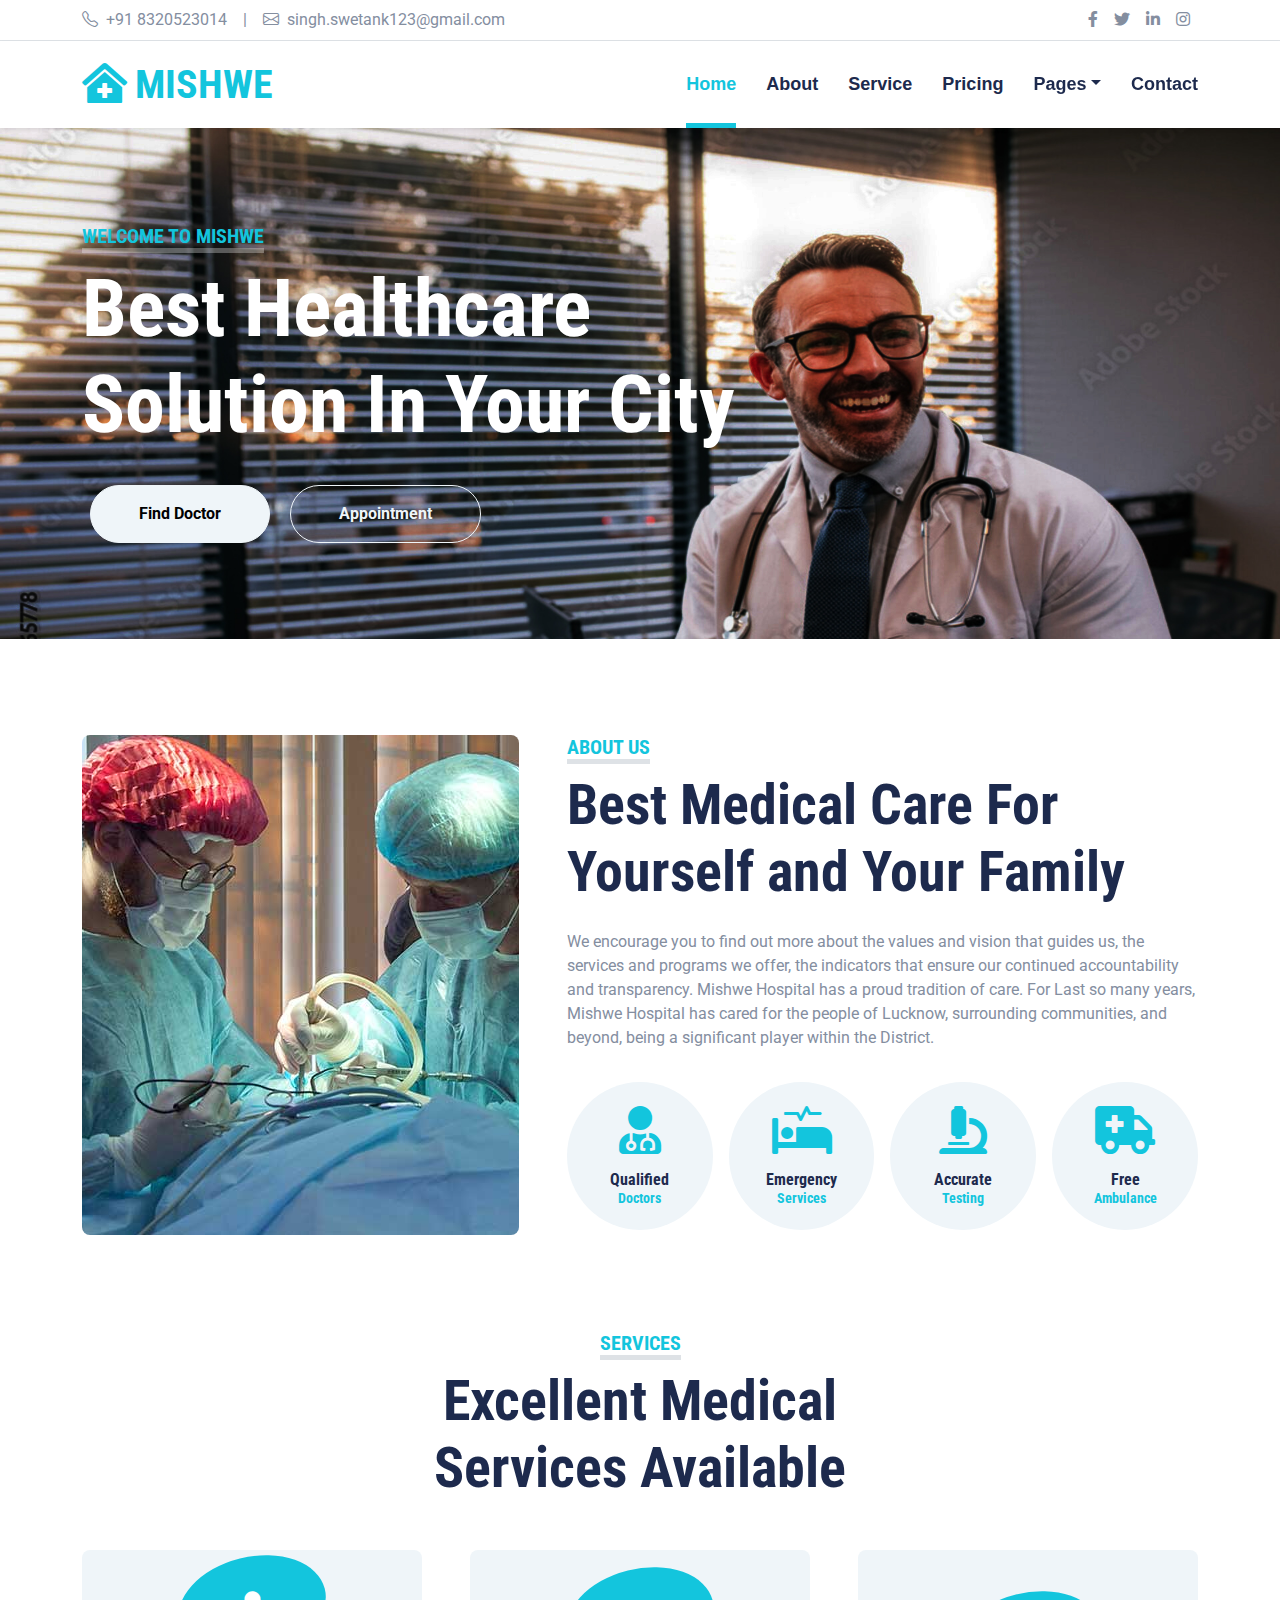
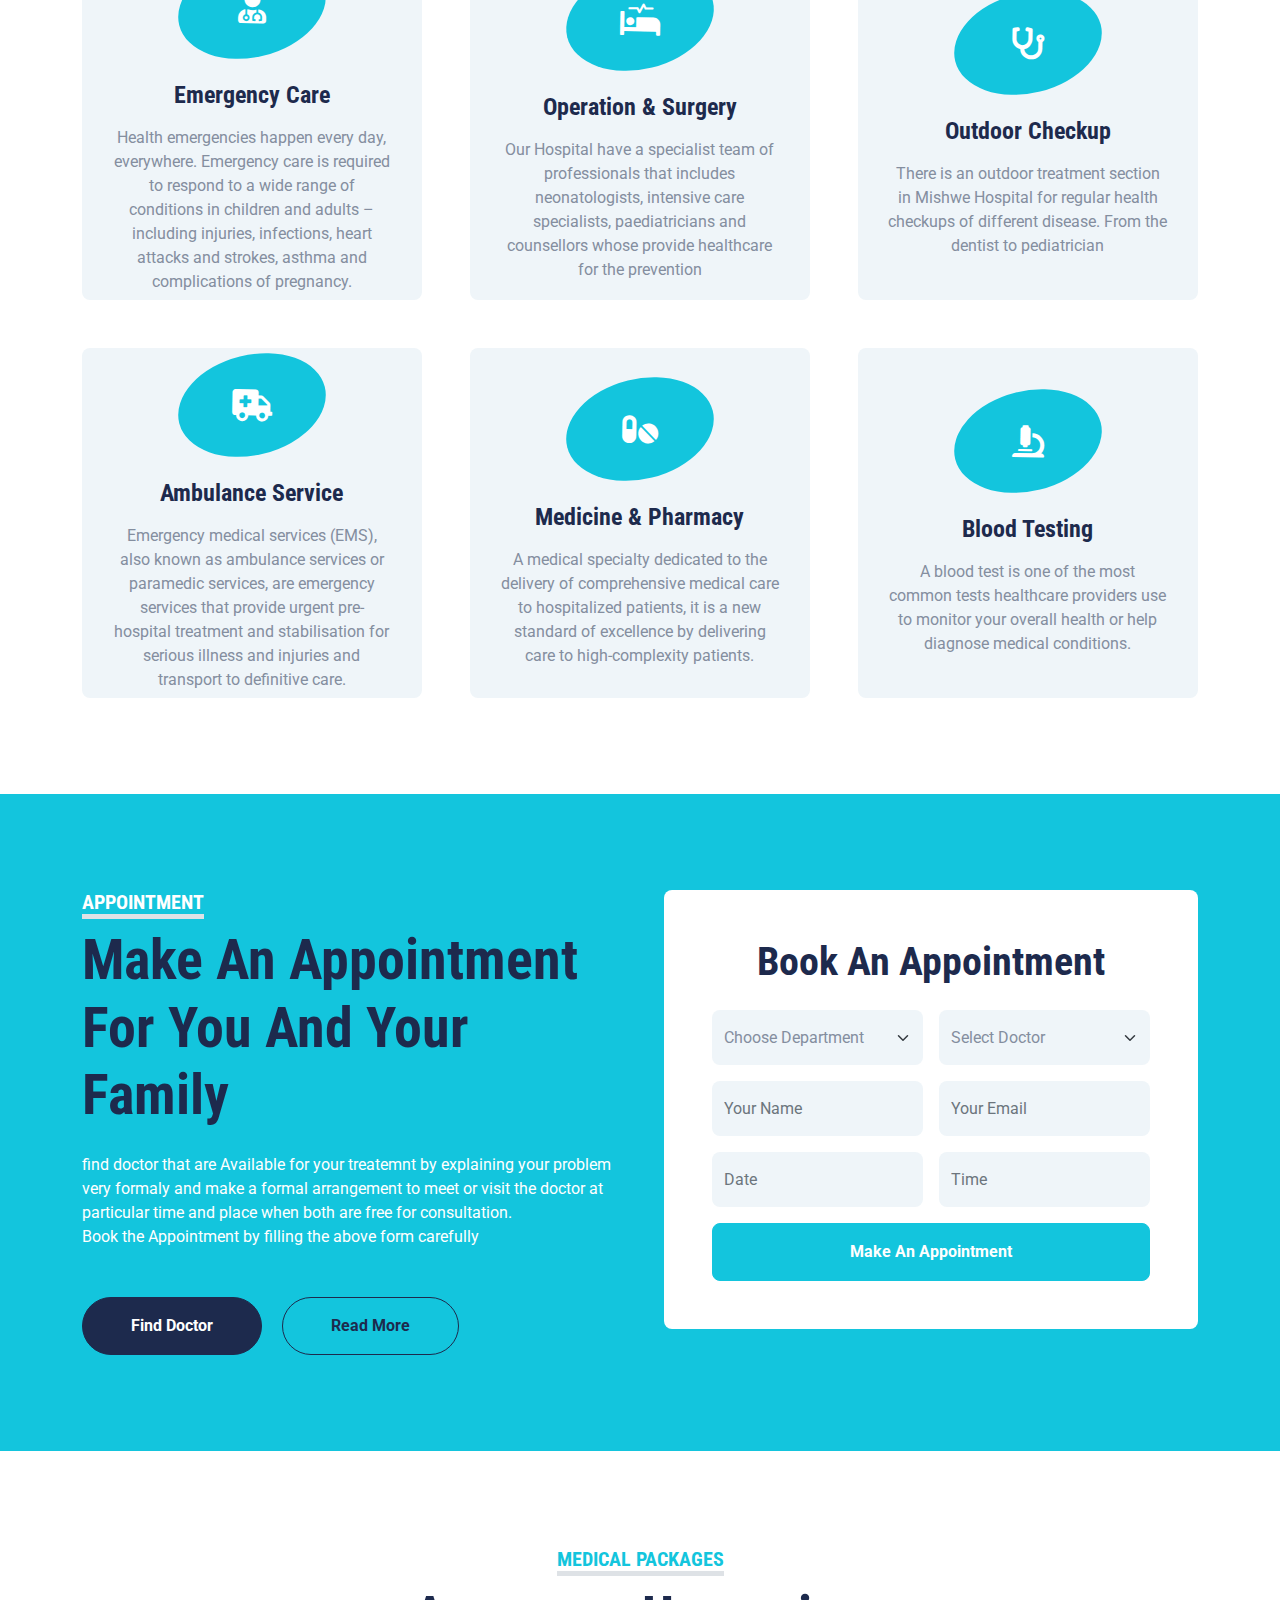
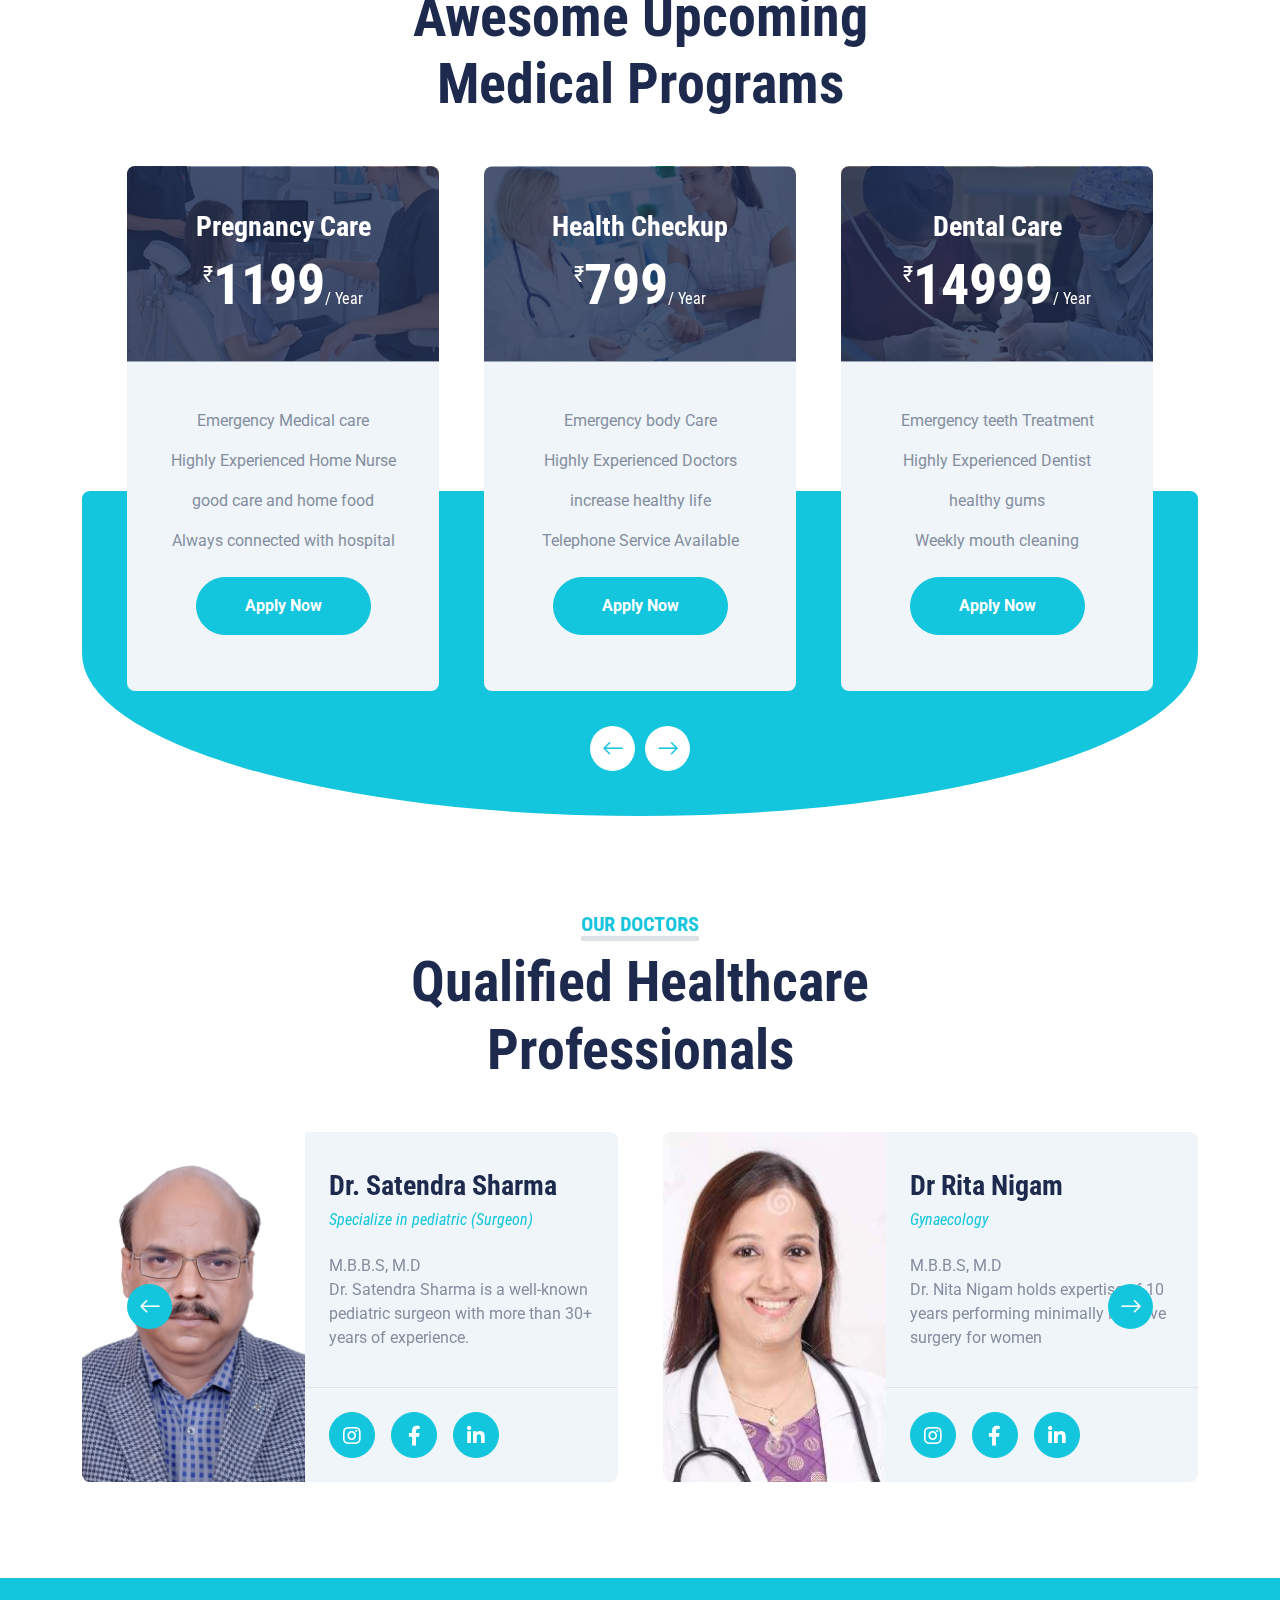
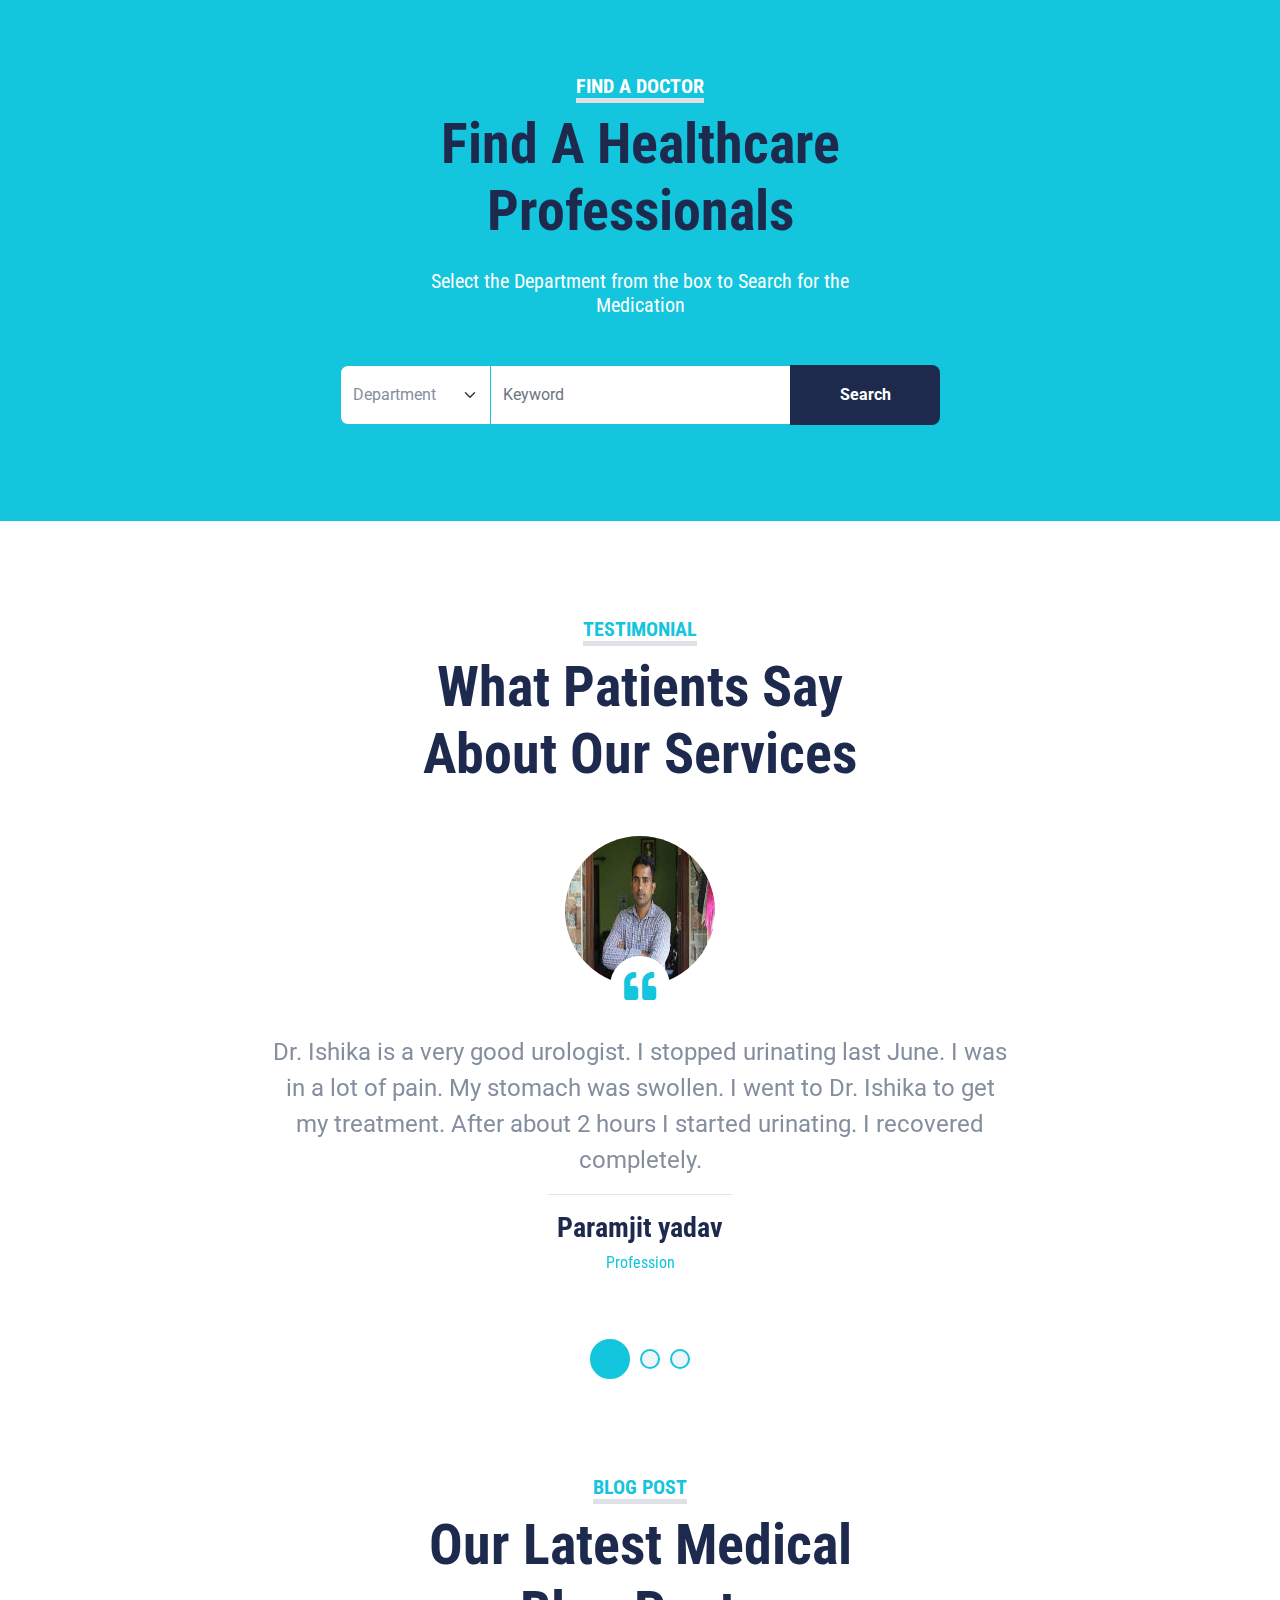
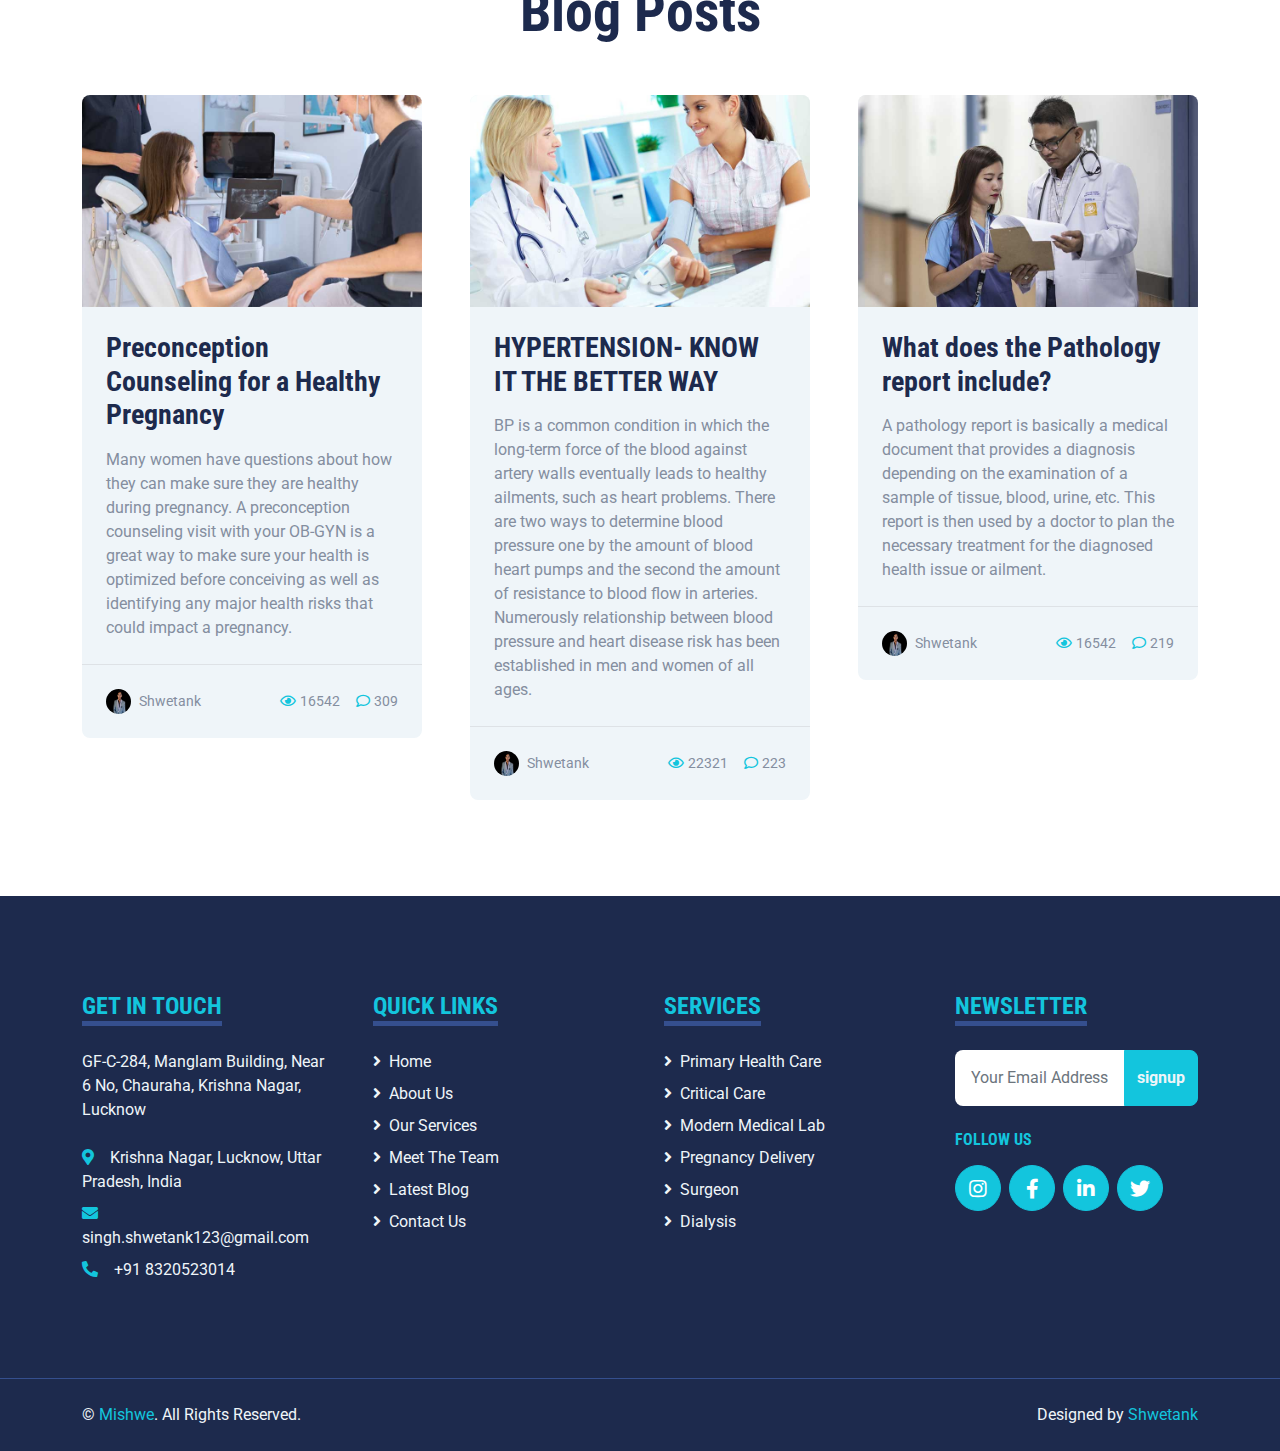
<file: index.html>
<!DOCTYPE html>
<html lang="en">

<head>
    <meta charset="utf-8">
    <title>Mishwe Hospital</title>
    <meta content="width=device-width, initial-scale=1.0" name="viewport">
    <meta content="Free HTML Templates" name="keywords">
    <meta content="Free HTML Templates" name="description">

    <!-- Favicon -->
    <link href="img/favicon.ico" rel="icon">

    <!-- Google Web Fonts -->
    <link rel="preconnect" href="https://fonts.gstatic.com">
    <link href="https://fonts.googleapis.com/css2?family=Roboto+Condensed:wght@400;700&family=Roboto:wght@400;700&display=swap" rel="stylesheet">  

    <!-- Icon Font Stylesheet -->
    <link href="https://cdnjs.cloudflare.com/ajax/libs/font-awesome/5.15.0/css/all.min.css" rel="stylesheet">
    <link href="https://cdn.jsdelivr.net/npm/bootstrap-icons@1.4.1/font/bootstrap-icons.css" rel="stylesheet">

    <!-- Libraries Stylesheet -->
    <link href="lib/owlcarousel/assets/owl.carousel.min.css" rel="stylesheet">
    <link href="lib/tempusdominus/css/tempusdominus-bootstrap-4.min.css" rel="stylesheet" />

    <!-- Customized Bootstrap Stylesheet -->
    <link href="css/bootstrap.min.css" rel="stylesheet">

    <!-- Template Stylesheet -->
    <link href="css/style.css" rel="stylesheet">
</head>

<body>
    <!-- Topbar Start -->
    <div class="container-fluid py-2 border-bottom d-none d-lg-block">
        <div class="container">
            <div class="row">
                <div class="col-md-6 text-center text-lg-start mb-2 mb-lg-0">
                    <div class="d-inline-flex align-items-center">
                        <a class="text-decoration-none text-body pe-3" href=""><i class="bi bi-telephone me-2"></i>+91 8320523014</a>
                        <span class="text-body">|</span>
                        <a class="text-decoration-none text-body px-3" href=""><i class="bi bi-envelope me-2"></i>singh.swetank123@gmail.com</a>
                    </div>
                </div>
                <div class="col-md-6 text-center text-lg-end">
                    <div class="d-inline-flex align-items-center">
                        <a class="text-body px-2" href="https://www.facebook.com/">
                            <i class="fab fa-facebook-f"></i>
                        </a>
                        <a class="text-body px-2" href="https://www.twitter.com/">
                            <i class="fab fa-twitter"></i>
                        </a>
                        <a class="text-body px-2" href="https://www.linkedin.com/in/shwetank-singh-a9754623b">
                            <i class="fab fa-linkedin-in"></i>
                        </a>
                        <a class="text-body px-2" href="https://instagram.com/shwetank_08120?igshid=MzNlNGNkZWQ4Mg==">
                            <i class="fab fa-instagram"></i>
                        </a>
                    </div>
                </div>
            </div>
        </div>
    </div>
    <!-- Topbar End -->


    <!-- Navbar Start -->
    <div class="container-fluid sticky-top bg-white shadow-sm">
        <div class="container">
            <nav class="navbar navbar-expand-lg bg-white navbar-light py-3 py-lg-0">
                <a href="index.html" class="navbar-brand">
                    <h1 class="m-0 text-uppercase text-primary"><i class="fa fa-clinic-medical me-2"></i>Mishwe</h1>
                </a>
                <button class="navbar-toggler" type="button" data-bs-toggle="collapse" data-bs-target="#navbarCollapse">
                    <span class="navbar-toggler-icon"></span>
                </button>
                <div class="collapse navbar-collapse" id="navbarCollapse">
                    <div class="navbar-nav ms-auto py-0">
                        <a href="index.html" class="nav-item nav-link active">Home</a>
                        <a href="about.html" class="nav-item nav-link">About</a>
                        <a href="service.html" class="nav-item nav-link">Service</a>
                        <a href="price.html" class="nav-item nav-link">Pricing</a>
                        <div class="nav-item dropdown">
                            <a href="#" class="nav-link dropdown-toggle" data-bs-toggle="dropdown">Pages</a>
                            <div class="dropdown-menu m-0">
                                <a href="blog.html" class="dropdown-item">Blog Grid</a>
                                <a href="detail.html" class="dropdown-item">Blog Detail</a>
                                <a href="team.html" class="dropdown-item">The Team</a>
                                <a href="testimonial.html" class="dropdown-item">Testimonial</a>
                                <a href="appointment.html" class="dropdown-item">Appointment</a>
                                <a href="search.html" class="dropdown-item">Search</a>
                            </div>
                        </div>
                        <a href="contact.html" class="nav-item nav-link">Contact</a>
                    </div>
                </div>
            </nav>
        </div>
    </div>
    <!-- Navbar End -->


    <!-- Hero Start -->
    <div class="container-fluid bg-primary py-5 mb-5 hero-header">
        <div class="container py-5">
            <div class="row justify-content-start">
                <div class="col-lg-8 text-center text-lg-start">
                    <h5 class="d-inline-block text-primary text-uppercase border-bottom border-5" style="border-color: rgba(256, 256, 256, .3) !important;">Welcome To Mishwe</h5>
                    <h1 class="display-1 text-white mb-md-4">Best Healthcare <br> Solution In Your City</h1>
                    <div class="pt-2">
                        <a href="https://www.medindia.net/patients/doctor_search/doctor_list.asp" class="btn btn-light rounded-pill py-md-3 px-md-5 mx-2">Find Doctor</a>
                        <a href="https://www.askapollo.com/physical-appointment/city/chennai" class="btn btn-outline-light rounded-pill py-md-3 px-md-5 mx-2">Appointment</a>
                    </div>
                </div>
            </div>
        </div>
    </div>
    <!-- Hero End -->


    <!-- About Start -->
    <div class="container-fluid py-5">
        <div class="container">
            <div class="row gx-5">
                <div class="col-lg-5 mb-5 mb-lg-0" style="min-height: 500px;">
                    <div class="position-relative h-100">
                        <img class="position-absolute w-100 h-100 rounded" src="img/about.jpg" style="object-fit: cover;">
                    </div>
                </div>
                <div class="col-lg-7">
                    <div class="mb-4">
                        <h5 class="d-inline-block text-primary text-uppercase border-bottom border-5">About Us</h5>
                        <h1 class="display-4">Best Medical Care For Yourself and Your Family</h1>
                    </div>
                    <p>We encourage you to find out more about the values and vision that guides us, the services and programs we offer, the indicators that ensure our continued accountability and transparency. Mishwe Hospital has a proud tradition of care. For Last so many years, Mishwe Hospital has cared for the people of Lucknow, surrounding communities, and beyond, being a significant player within the District.</p>
                    <div class="row g-3 pt-3">
                        <div class="col-sm-3 col-6">
                            <div class="bg-light text-center rounded-circle py-4">
                                <i class="fa fa-3x fa-user-md text-primary mb-3"></i>
                                <h6 class="mb-0">Qualified<small class="d-block text-primary">Doctors</small></h6>
                            </div>
                        </div>
                        <div class="col-sm-3 col-6">
                            <div class="bg-light text-center rounded-circle py-4">
                                <i class="fa fa-3x fa-procedures text-primary mb-3"></i>
                                <h6 class="mb-0">Emergency<small class="d-block text-primary">Services</small></h6>
                            </div>
                        </div>
                        <div class="col-sm-3 col-6">
                            <div class="bg-light text-center rounded-circle py-4">
                                <i class="fa fa-3x fa-microscope text-primary mb-3"></i>
                                <h6 class="mb-0">Accurate<small class="d-block text-primary">Testing</small></h6>
                            </div>
                        </div>
                        <div class="col-sm-3 col-6">
                            <div class="bg-light text-center rounded-circle py-4">
                                <i class="fa fa-3x fa-ambulance text-primary mb-3"></i>
                                <h6 class="mb-0">Free<small class="d-block text-primary">Ambulance</small></h6>
                            </div>
                        </div>
                    </div>
                </div>
            </div>
        </div>
    </div>
    <!-- About End -->
    

    <!-- Services Start -->
    <div class="container-fluid py-5">
        <div class="container">
            <div class="text-center mx-auto mb-5" style="max-width: 500px;">
                <h5 class="d-inline-block text-primary text-uppercase border-bottom border-5">Services</h5>
                <h1 class="display-4">Excellent Medical Services Available</h1>
            </div>
            <div class="row g-5">
                <div class="col-lg-4 col-md-6">
                    <div class="service-item bg-light rounded d-flex flex-column align-items-center justify-content-center text-center">
                        <div class="service-icon mb-4">
                            <i class="fa fa-2x fa-user-md text-white"></i>
                        </div>
                        <h4 class="mb-3">Emergency Care</h4>
                        <p class="m-0">Health emergencies happen every day, everywhere. Emergency care is required to respond to a wide range of conditions in children and adults – including injuries, infections, heart attacks and strokes, asthma and complications of pregnancy.</p>
                        <a class="btn btn-lg btn-primary rounded-pill" href="https://www.apollopharmacy.in/?campaignid=530604052&adgroupid=1364496419083311&keyword=apollo%20online&device=c&adtype=&product_id=&msclkid=ebb1b8bb87a217584b31dc1fd3a990ed&utm_source=bing&utm_medium=cpc&utm_campaign=Apollo_Branding_Pharmacy_PAN_India&utm_term=apollo%20online&utm_content=BM_Apollo_Chemist">
                            <i class="bi bi-arrow-right"></i>
                        </a>
                    </div>
                </div>
                <div class="col-lg-4 col-md-6">
                    <div class="service-item bg-light rounded d-flex flex-column align-items-center justify-content-center text-center">
                        <div class="service-icon mb-4">
                            <i class="fa fa-2x fa-procedures text-white"></i>
                        </div>
                        <h4 class="mb-3">Operation & Surgery</h4>
                        <p class="m-0">Our Hospital have a specialist team of professionals that includes neonatologists, intensive care specialists, paediatricians and counsellors whose provide healthcare for the prevention</p>
                        <a class="btn btn-lg btn-primary rounded-pill" href="https://www.apollopharmacy.in/?campaignid=530604052&adgroupid=1364496419083311&keyword=apollo%20online&device=c&adtype=&product_id=&msclkid=ebb1b8bb87a217584b31dc1fd3a990ed&utm_source=bing&utm_medium=cpc&utm_campaign=Apollo_Branding_Pharmacy_PAN_India&utm_term=apollo%20online&utm_content=BM_Apollo_Chemist">
                            <i class="bi bi-arrow-right"></i>
                        </a>
                    </div>
                </div>
                <div class="col-lg-4 col-md-6">
                    <div class="service-item bg-light rounded d-flex flex-column align-items-center justify-content-center text-center">
                        <div class="service-icon mb-4">
                            <i class="fa fa-2x fa-stethoscope text-white"></i>
                        </div>
                        <h4 class="mb-3">Outdoor Checkup</h4>
                        <p class="m-0">There is an outdoor treatment section in Mishwe Hospital for regular health checkups of different disease. From the dentist to pediatrician</p>
                        <a class="btn btn-lg btn-primary rounded-pill" href="https://www.apollopharmacy.in/?campaignid=530604052&adgroupid=1364496419083311&keyword=apollo%20online&device=c&adtype=&product_id=&msclkid=ebb1b8bb87a217584b31dc1fd3a990ed&utm_source=bing&utm_medium=cpc&utm_campaign=Apollo_Branding_Pharmacy_PAN_India&utm_term=apollo%20online&utm_content=BM_Apollo_Chemist">
                            <i class="bi bi-arrow-right"></i>
                        </a>
                    </div>
                </div>
                <div class="col-lg-4 col-md-6">
                    <div class="service-item bg-light rounded d-flex flex-column align-items-center justify-content-center text-center">
                        <div class="service-icon mb-4">
                            <i class="fa fa-2x fa-ambulance text-white"></i>
                        </div>
                        <h4 class="mb-3">Ambulance Service</h4>
                        <p class="m-0">Emergency medical services (EMS), also known as ambulance services or paramedic services, are emergency services that provide urgent pre-hospital treatment and stabilisation for serious illness and injuries and transport to definitive care.
</p>
                        <a class="btn btn-lg btn-primary rounded-pill" href="https://www.apollopharmacy.in/?campaignid=530604052&adgroupid=1364496419083311&keyword=apollo%20online&device=c&adtype=&product_id=&msclkid=ebb1b8bb87a217584b31dc1fd3a990ed&utm_source=bing&utm_medium=cpc&utm_campaign=Apollo_Branding_Pharmacy_PAN_India&utm_term=apollo%20online&utm_content=BM_Apollo_Chemist">
                            <i class="bi bi-arrow-right"></i>
                        </a>
                    </div>
                </div>
                <div class="col-lg-4 col-md-6">
                    <div class="service-item bg-light rounded d-flex flex-column align-items-center justify-content-center text-center">
                        <div class="service-icon mb-4">
                            <i class="fa fa-2x fa-pills text-white"></i>
                        </div>
                        <h4 class="mb-3">Medicine & Pharmacy</h4>
                        <p class="m-0">A medical specialty dedicated to the delivery of comprehensive medical care to hospitalized patients, it is a new standard of excellence by delivering care to high-complexity patients.</p>
                        <a class="btn btn-lg btn-primary rounded-pill" href="https://www.apollopharmacy.in/?campaignid=530604052&adgroupid=1364496419083311&keyword=apollo%20online&device=c&adtype=&product_id=&msclkid=ebb1b8bb87a217584b31dc1fd3a990ed&utm_source=bing&utm_medium=cpc&utm_campaign=Apollo_Branding_Pharmacy_PAN_India&utm_term=apollo%20online&utm_content=BM_Apollo_Chemist">
                            <i class="bi bi-arrow-right"></i>
                        </a>
                    </div>
                </div>
                <div class="col-lg-4 col-md-6">
                    <div class="service-item bg-light rounded d-flex flex-column align-items-center justify-content-center text-center">
                        <div class="service-icon mb-4">
                            <i class="fa fa-2x fa-microscope text-white"></i>
                        </div>
                        <h4 class="mb-3">Blood Testing</h4>
                        <p class="m-0">A blood test is one of the most common tests healthcare providers use to monitor your overall health or help diagnose medical conditions.</p>
                        <a class="btn btn-lg btn-primary rounded-pill" href="https://www.apollopharmacy.in/?campaignid=530604052&adgroupid=1364496419083311&keyword=apollo%20online&device=c&adtype=&product_id=&msclkid=ebb1b8bb87a217584b31dc1fd3a990ed&utm_source=bing&utm_medium=cpc&utm_campaign=Apollo_Branding_Pharmacy_PAN_India&utm_term=apollo%20online&utm_content=BM_Apollo_Chemist">
                            <i class="bi bi-arrow-right"></i>
                        </a>
                    </div>
                </div>
            </div>
        </div>
    </div>
    <!-- Services End -->


    <!-- Appointment Start -->
    <div class="container-fluid bg-primary my-5 py-5">
        <div class="container py-5">
            <div class="row gx-5">
                <div class="col-lg-6 mb-5 mb-lg-0">
                    <div class="mb-4">
                        <h5 class="d-inline-block text-white text-uppercase border-bottom border-5">Appointment</h5>
                        <h1 class="display-4">Make An Appointment For You And Your Family</h1>
                    </div>
                    <p class="text-white mb-5">find doctor that are Available for your treatemnt by explaining your problem very formaly and make a formal arrangement to meet or visit the doctor at particular time and place when both are free for consultation. <br>Book the Appointment by filling the above form carefully</p>
                    <a class="btn btn-dark rounded-pill py-3 px-5 me-3" href="">Find Doctor</a>
                    <a class="btn btn-outline-dark rounded-pill py-3 px-5" href="">Read More</a>
                </div>
                <div class="col-lg-6">
                    <div class="bg-white text-center rounded p-5">
                        <h1 class="mb-4">Book An Appointment</h1>
                        <form>
                            <div class="row g-3">
                                <div class="col-12 col-sm-6">
                                    <select class="form-select bg-light border-0" style="height: 55px;">
                                        <option selected>Choose Department</option>
                                        <option value="1">Cardiology</option>
                                        <option value="2">Obstetrics & Gynecology</option>
                                        <option value="3">Dentist</option>
                                        <option value="4">Physiologist</option>
                                        <option value="5">Cardiac Surgery</option>
                                        <option value="6">Urology</option>
                                        <option value="7">Pathology</option>
                                        <option value="8">paediatrician</option>
                                        <option value="10">Neurology</option>
                                        <option value="11">Gastroenterology</option>
                                        <option value="12">Ophthalmology</option>
                                        <option value="13">Orthopedics</option>
                                        <option value="14">Psychiatry</option>
                                        <option value="15">Radiology department</option>
                                        <option value="16">Rehabilitation department</option>
                                        <option value="17">outpatient department</option>
                                        <option value="18">operation theater complex</option>
                                    </select>
                                </div>
                                <div class="col-12 col-sm-6">
                                    <select class="form-select bg-light border-0" style="height: 55px;">
                                        <option selected>Select Doctor</option>
                                        <option value="1">Dr. Mishwa soni, psychologist </option>
                                        <option value="2">Dr. Shwetank singh, dentist</option>
                                        <option value="3">Dr. Dharmesh, orthorhinolarynogoloy</option>
                                        <option value="4">Dr. Sharadha, nephrologist</option>
                                        <option value="5">Dr. Priya, Pediatric</option>
                                        <option value="6">Dr. Khushi, surgeon</option>
                                        <option value="7">Dr. Yatarth, Pathologist</option>
                                        <option value="8">Dr. Parth, pediatric</option>
                                        <option value="9">Dr. Om, oncology</option>
                                        <option value="10">Dr. Ishika, Urologist</option>
                                        <option value="11">Dr. Shweta, neurology</option>
                                        <option value="12">Dr. Utkarsha, Gynecologist</option>
                                        <option value="13">Dr. Achintya Bhattacharya, Radiologist</option>
                                        <option value="14">Dr. Amit Shah, General Medicine Doctor</option>
                                        <option value="15">Dr. Pradeepta Das, Internal Medicine Doctor</option>
                                        <option value="16">Dr. Harsha, physiologist</option>
                                        <option value="17">Dr. Fatima Siraj, Gastroenterologist</option>
                                        <option value="18">Dr. Anandi Lal Sharma, Anesthesiology</option>
                                    </select>
                                </div>
                                <div class="col-12 col-sm-6">
                                    <input type="text" class="form-control bg-light border-0" placeholder="Your Name" style="height: 55px;">
                                </div>
                                <div class="col-12 col-sm-6">
                                    <input type="email" class="form-control bg-light border-0" placeholder="Your Email" style="height: 55px;">
                                </div>
                                <div class="col-12 col-sm-6">
                                    <div class="date" id="date" data-target-input="nearest">
                                        <input type="text"
                                            class="form-control bg-light border-0 datetimepicker-input"
                                            placeholder="Date" data-target="#date" data-toggle="datetimepicker" style="height: 55px;">
                                    </div>
                                </div>
                                <div class="col-12 col-sm-6">
                                    <div class="time" id="time" data-target-input="nearest">
                                        <input type="text"
                                            class="form-control bg-light border-0 datetimepicker-input"
                                            placeholder="Time" data-target="#time" data-toggle="datetimepicker" style="height: 55px;">
                                    </div>
                                </div>
                                <div class="col-12">
                                    <button  class="btn btn-primary w-100 py-3" type="submit">Make An Appointment</button>
                                </div>
                            </div>
                        </form>
                    </div>
                </div>
            </div>
        </div>
    </div>
    <!-- Appointment End -->


    <!-- Pricing Plan Start -->
    <div class="container-fluid py-5">
        <div class="container">
            <div class="text-center mx-auto mb-5" style="max-width: 500px;">
                <h5 class="d-inline-block text-primary text-uppercase border-bottom border-5">Medical Packages</h5>
                <h1 class="display-4">Awesome Upcoming Medical Programs</h1>
            </div>
            <div class="owl-carousel price-carousel position-relative" style="padding: 0 45px 45px 45px;">
                <div class="bg-light rounded text-center">
                    <div class="position-relative">
                        <img class="img-fluid rounded-top" src="img/price-1.jpg" alt="">
                        <div class="position-absolute w-100 h-100 top-50 start-50 translate-middle rounded-top d-flex flex-column align-items-center justify-content-center" style="background: rgba(29, 42, 77, .8);">
                            <h3 class="text-white">Pregnancy Care</h3>
                            <h1 class="display-4 text-white mb-0">
                                <small class="align-top fw-normal" style="font-size: 22px; line-height: 45px;">₹</small>1199<small class="align-bottom fw-normal" style="font-size: 16px; line-height: 40px;">/ Year</small>
                            </h1>
                        </div>
                    </div>
                    <div class="text-center py-5">
                        <p>Emergency Medical care</p>
                        <p>Highly Experienced Home Nurse</p>
                        <p>good care and home food</p>
                        <p>Always connected with hospital</p>
                        <a href="" class="btn btn-primary rounded-pill py-3 px-5 my-2">Apply Now</a>
                    </div>
                </div>
                <div class="bg-light rounded text-center">
                    <div class="position-relative">
                        <img class="img-fluid rounded-top" src="img/price-2.jpg" alt="">
                        <div class="position-absolute w-100 h-100 top-50 start-50 translate-middle rounded-top d-flex flex-column align-items-center justify-content-center" style="background: rgba(29, 42, 77, .8);">
                            <h3 class="text-white">Health Checkup</h3>
                            <h1 class="display-4 text-white mb-0">
                                <small class="align-top fw-normal" style="font-size: 22px; line-height: 45px;">₹</small>799<small class="align-bottom fw-normal" style="font-size: 16px; line-height: 40px;">/ Year</small>
                            </h1>
                        </div>
                    </div>
                    <div class="text-center py-5">
                        <p>Emergency body Care</p>
                        <p>Highly Experienced Doctors</p>
                        <p>increase healthy life</p>
                        <p>Telephone Service Available</p>
                        <a href="" class="btn btn-primary rounded-pill py-3 px-5 my-2">Apply Now</a>
                    </div>
                </div>
                <div class="bg-light rounded text-center">
                    <div class="position-relative">
                        <img class="img-fluid rounded-top" src="img/price-3.jpg" alt="">
                        <div class="position-absolute w-100 h-100 top-50 start-50 translate-middle rounded-top d-flex flex-column align-items-center justify-content-center" style="background: rgba(29, 42, 77, .8);">
                            <h3 class="text-white">Dental Care</h3>
                            <h1 class="display-4 text-white mb-0">
                                <small class="align-top fw-normal" style="font-size: 22px; line-height: 45px;">₹</small>14999<small class="align-bottom fw-normal" style="font-size: 16px; line-height: 40px;">/ Year</small>
                            </h1>
                        </div>
                    </div>
                    <div class="text-center py-5">
                        <p>Emergency teeth Treatment</p>
                        <p>Highly Experienced Dentist</p>
                        <p>healthy gums</p>
                        <p>Weekly mouth cleaning</p>
                        <a href="" class="btn btn-primary rounded-pill py-3 px-5 my-2">Apply Now</a>
                    </div>
                </div>
                <div class="bg-light rounded text-center">
                    <div class="position-relative">
                        <img class="img-fluid rounded-top" src="img/price-4.jpg" alt="">
                        <div class="position-absolute w-100 h-100 top-50 start-50 translate-middle rounded-top d-flex flex-column align-items-center justify-content-center" style="background: rgba(29, 42, 77, .8);">
                            <h3 class="text-white">Operation & Surgery</h3>
                            <h1 class="display-4 text-white mb-0">
                                <small class="align-top fw-normal" style="font-size: 22px; line-height: 45px;">₹</small>24999<small class="align-bottom fw-normal" style="font-size: 16px; line-height: 40px;">/ Year</small>
                            </h1>
                        </div>
                    </div>
                    <div class="text-center py-5">
                        <p>Emergency Medical Treatment</p>
                        <p>Highly Experienced Doctors</p>
                        <p>Highest Success Rate</p>
                        <p>Telephone Service</p>
                        <a href="" class="btn btn-primary rounded-pill py-3 px-5 my-2">Apply Now</a>
                    </div>
                </div>
            </div>
        </div>
    </div>
    <!-- Pricing Plan End -->


    <!-- Team Start -->
    <div class="container-fluid py-5">
        <div class="container">
            <div class="text-center mx-auto mb-5" style="max-width: 500px;">
                <h5 class="d-inline-block text-primary text-uppercase border-bottom border-5">Our Doctors</h5>
                <h1 class="display-4">Qualified Healthcare Professionals</h1>
            </div>
            <div class="owl-carousel team-carousel position-relative">
                <div class="team-item">
                    <div class="row g-0 bg-light rounded overflow-hidden">
                        <div class="col-12 col-sm-5 h-100">
                            <img class="img-fluid h-100" src="img/team-1.jpg" style="object-fit: cover;">
                        </div>
                        <div class="col-12 col-sm-7 h-100 d-flex flex-column">
                            <div class="mt-auto p-4">
                                <h3>Dr. Satendra Sharma</h3>
                                <h6 class="fw-normal fst-italic text-primary mb-4">Specialize in pediatric (Surgeon)</h6>
                                <p class="m-0">M.B.B.S, M.D <br>Dr. Satendra Sharma is a well-known pediatric surgeon with more than 30+ years of experience.</p>
                            </div>
                            <div class="d-flex mt-auto border-top p-4">
                                <a class="btn btn-lg btn-primary btn-lg-square rounded-circle me-3" href="https://instagram.com/shwetank_08120?igshid=MzNlNGNkZWQ4Mg=="><i class="fab fa-instagram"></i></a>
                                <a class="btn btn-lg btn-primary btn-lg-square rounded-circle me-3" href="https://www.facebook.com/"><i class="fab fa-facebook-f"></i></a>
                                <a class="btn btn-lg btn-primary btn-lg-square rounded-circle" href="https://www.linkedin.com/in/shwetank-singh-a9754623b"><i class="fab fa-linkedin-in"></i></a>
                            </div>
                        </div>
                    </div>
                </div>
                <div class="team-item">
                    <div class="row g-0 bg-light rounded overflow-hidden">
                        <div class="col-12 col-sm-5 h-100">
                            <img class="img-fluid h-100" src="img/team-2.jpg" style="object-fit: cover;">
                        </div>
                        <div class="col-12 col-sm-7 h-100 d-flex flex-column">
                            <div class="mt-auto p-4">
                                <h3>Dr Rita Nigam</h3>
                                <h6 class="fw-normal fst-italic text-primary mb-4">Gynaecology</h6>
                                <p class="m-0">M.B.B.S, M.D <br> Dr. Nita Nigam holds expertise of 10 years performing minimally invasive surgery for women </p>
                            </div>
                            <div class="d-flex mt-auto border-top p-4">
                                <a class="btn btn-lg btn-primary btn-lg-square rounded-circle me-3" href="https://instagram.com/shwetank_08120?igshid=MzNlNGNkZWQ4Mg=="><i class="fab fa-instagram"></i></a>
                                <a class="btn btn-lg btn-primary btn-lg-square rounded-circle me-3" href="https://www.facebook.com/"><i class="fab fa-facebook-f"></i></a>
                                <a class="btn btn-lg btn-primary btn-lg-square rounded-circle" href="https://www.linkedin.com/in/shwetank-singh-a9754623b"><i class="fab fa-linkedin-in"></i></a>
                            </div>
                        </div>
                    </div>
                </div>
                <div class="team-item">
                    <div class="row g-0 bg-light rounded overflow-hidden">
                        <div class="col-12 col-sm-5 h-100">
                            <img class="img-fluid h-100" src="img/team-3.jpg" style="object-fit: cover;">
                        </div>
                        <div class="col-12 col-sm-7 h-100 d-flex flex-column">
                            <div class="mt-auto p-4">
                                <h3>Dr. Rohan Arora</h3>
                                <h6 class="fw-normal fst-italic text-primary mb-4">Neurology</h6>
                                <p class="m-0">M.B.B.S, M.D <br>Dr. Rohan Arora is a well-known Neurologist who has been in practise for more than 11 years</p>
                            </div>
                            <div class="d-flex mt-auto border-top p-4">
                                <a class="btn btn-lg btn-primary btn-lg-square rounded-circle me-3" href="https://instagram.com/shwetank_08120?igshid=MzNlNGNkZWQ4Mg=="><i class="fab fa-instagram"></i></a>
                                <a class="btn btn-lg btn-primary btn-lg-square rounded-circle me-3" href="https://www.facebook.com/"><i class="fab fa-facebook-f"></i></a>
                                <a class="btn btn-lg btn-primary btn-lg-square rounded-circle" href="https://www.linkedin.com/in/shwetank-singh-a9754623b"><i class="fab fa-linkedin-in"></i></a>
                            </div>
                        </div>
                    </div>
                </div>
            </div>
        </div>
    </div>
    <!-- Team End -->


    <!-- Search Start -->
    <div class="container-fluid bg-primary my-5 py-5">
        <div class="container py-5">
            <div class="text-center mx-auto mb-5" style="max-width: 500px;">
                <h5 class="d-inline-block text-white text-uppercase border-bottom border-5">Find A Doctor</h5>
                <h1 class="display-4 mb-4">Find A Healthcare Professionals</h1>
                <h5 class="text-white fw-normal">Select the Department from the box to Search for the Medication</h5>
            </div>
            <div class="mx-auto" style="width: 100%; max-width: 600px;">
                <div class="input-group">
                    <select class="form-select border-primary w-25" style="height: 60px;">
                        <option selected>Department</option>
                        <option value="1">Cardiology</option>
                        <option value="2">Obstetrics & Gynecology</option>
                        <option value="3">Dentist</option>
                        <option value="4">Physiologist</option>
                        <option value="5">Cardiac Surgery</option>
                        <option value="6">Urology</option>
                        <option value="7">Pathology</option>
                        <option value="8">paediatrician</option>
                        <option value="10">Neurology</option>
                        <option value="11">Gastroenterology</option>
                        <option value="12">Ophthalmology</option>
                        <option value="13">Orthopedics</option>
                        <option value="14">Psychiatry</option>
                        <option value="15">Radiology department</option>
                        <option value="16">Rehabilitation department</option>
                        <option value="17">outpatient department</option>
                        <option value="18">operation theater complex</option>
                    </select>
                    <input type="text" class="form-control border-primary w-50" placeholder="Keyword">
                    <button class="btn btn-dark border-0 w-25">Search</button>
                </div>
            </div>
        </div>
    </div>
    <!-- Search End -->


    <!-- Testimonial Start -->
    <div class="container-fluid py-5">
        <div class="container">
            <div class="text-center mx-auto mb-5" style="max-width: 500px;">
                <h5 class="d-inline-block text-primary text-uppercase border-bottom border-5">Testimonial</h5>
                <h1 class="display-4">What Patients Say About Our Services</h1>
            </div>
            <div class="row justify-content-center">
                <div class="col-lg-8">
                    <div class="owl-carousel testimonial-carousel">
                        <div class="testimonial-item text-center">
                            <div class="position-relative mb-5">
                                <img class="img-fluid rounded-circle mx-auto" src="img/testimonial-1.jpg" alt="">
                                <div class="position-absolute top-100 start-50 translate-middle d-flex align-items-center justify-content-center bg-white rounded-circle" style="width: 60px; height: 60px;">
                                    <i class="fa fa-quote-left fa-2x text-primary"></i>
                                </div>
                            </div>
                            <p class="fs-4 fw-normal">Dr. Ishika is a very good urologist. I stopped urinating last June. I was in a lot of pain. My stomach was swollen. I went to Dr. Ishika to get my treatment. After about 2 hours I started urinating. I recovered completely.</p>
                            <hr class="w-25 mx-auto">
                            <h3>Paramjit yadav</h3>
                            <h6 class="fw-normal text-primary mb-3">Profession</h6>
                        </div>
                        <div class="testimonial-item text-center">
                            <div class="position-relative mb-5">
                                <img class="img-fluid rounded-circle mx-auto" src="img/testimonial-2.jpg" alt="">
                                <div class="position-absolute top-100 start-50 translate-middle d-flex align-items-center justify-content-center bg-white rounded-circle" style="width: 60px; height: 60px;">
                                    <i class="fa fa-quote-left fa-2x text-primary"></i>
                                </div>
                            </div>
                            <p class="fs-4 fw-normal">I had a minimally invasive thyroid surgery (Endoscopic Total Thyroidectomy) with no pain and with minimum discomfort. I was up and about hours after my operation. I would happily recommend Dr. Khushi at every opportunity I get.</p>
                            <hr class="w-25 mx-auto">
                            <h3>Mrs. Shanti Prakash Barthwal</h3>
                            <h6 class="fw-normal text-primary mb-3">Teacher</h6>
                        </div>
                        <div class="testimonial-item text-center">
                            <div class="position-relative mb-5">
                                <img class="img-fluid rounded-circle mx-auto" src="img/testimonial-3.jpg" alt="">
                                <div class="position-absolute top-100 start-50 translate-middle d-flex align-items-center justify-content-center bg-white rounded-circle" style="width: 60px; height: 60px;">
                                    <i class="fa fa-quote-left fa-2x text-primary"></i>
                                </div>
                            </div>
                            <p class="fs-4 fw-normal">On a trip during spring break, I had a throbbing migraine. I looked online for a neurologist and found Dr. Shweta. I had a discussion with her about migraines and headaches. She made a couple of recommendations and I am very pleased with the treatment and i feel better.</p>
                            <hr class="w-25 mx-auto">
                            <h3>Ms. Geeta solanki</h3>
                            <h6 class="fw-normal text-primary mb-3">Beautician</h6>
                        </div>
                    </div>
                </div>
            </div>
        </div>
    </div>
    <!-- Testimonial End -->


    <!-- Blog Start -->
    <div class="container-fluid py-5">
        <div class="container">
            <div class="text-center mx-auto mb-5" style="max-width: 500px;">
                <h5 class="d-inline-block text-primary text-uppercase border-bottom border-5">Blog Post</h5>
                <h1 class="display-4">Our Latest Medical Blog Posts</h1>
            </div>
            <div class="row g-5">
                <div class="col-xl-4 col-lg-6">
                    <div class="bg-light rounded overflow-hidden">
                        <img class="img-fluid w-100" src="img/blog-1.jpg" alt="">
                        <div class="p-4">
                            <a class="h3 d-block mb-3" href="">Preconception Counseling for a Healthy Pregnancy</a>
                            <p class="m-0">Many women have questions about how they can make sure they are healthy during pregnancy. A preconception counseling visit with your OB-GYN is a great way to make sure your health is optimized before conceiving as well as identifying any major health risks that could impact a pregnancy.</p>
                        </div>
                        <div class="d-flex justify-content-between border-top p-4">
                            <div class="d-flex align-items-center">
                                <img class="rounded-circle me-2" src="img/user.jpg" width="25" height="25" alt="">
                                <small>Shwetank</small>
                            </div>
                            <div class="d-flex align-items-center">
                                <small class="ms-3"><i class="far fa-eye text-primary me-1"></i>16542</small>
                                <small class="ms-3"><i class="far fa-comment text-primary me-1"></i>309</small>
                            </div>
                        </div>
                    </div>
                </div>
                <div class="col-xl-4 col-lg-6">
                    <div class="bg-light rounded overflow-hidden">
                        <img class="img-fluid w-100" src="img/blog-2.jpg" alt="">
                        <div class="p-4">
                            <a class="h3 d-block mb-3" href="">HYPERTENSION- KNOW IT THE BETTER WAY</a>
                            <p class="m-0">BP is a common condition in which the long-term force of the blood against artery walls eventually leads to healthy ailments, such as heart problems. There are two ways to determine blood pressure one by the amount of blood heart pumps and the second the amount of resistance to blood flow in arteries. Numerously relationship between blood pressure and heart disease risk has been established in men and women of all ages.</p>                        </div>
                        <div class="d-flex justify-content-between border-top p-4">
                            <div class="d-flex align-items-center">
                                <img class="rounded-circle me-2" src="img/user.jpg" width="25" height="25" alt="">
                                <small>Shwetank</small>
                            </div>
                            <div class="d-flex align-items-center">
                                <small class="ms-3"><i class="far fa-eye text-primary me-1"></i>22321</small>
                                <small class="ms-3"><i class="far fa-comment text-primary me-1"></i>223</small>
                            </div>
                        </div>
                    </div>
                </div>
                <div class="col-xl-4 col-lg-6">
                    <div class="bg-light rounded overflow-hidden">
                        <img class="img-fluid w-100" src="img/blog-3.jpg" alt="">
                        <div class="p-4">
                            <a class="h3 d-block mb-3" href="">What does the Pathology report include?</a>
                            <p class="m-0">A pathology report is basically a medical document that provides a diagnosis depending on the examination of a sample of tissue, blood, urine, etc. This report is then used by a doctor to plan the necessary treatment for the diagnosed health issue or ailment.</p>                       </div>
                        <div class="d-flex justify-content-between border-top p-4">
                            <div class="d-flex align-items-center">
                                <img class="rounded-circle me-2" src="img/user.jpg" width="25" height="25" alt="">
                                <small>Shwetank</small>
                            </div>
                            <div class="d-flex align-items-center">
                                <small class="ms-3"><i class="far fa-eye text-primary me-1"></i>16542</small>
                                <small class="ms-3"><i class="far fa-comment text-primary me-1"></i>219</small>
                            </div>
                        </div>
                    </div>
                </div>
            </div>
        </div>
    </div>
    <!-- Blog End -->
    

    <!-- Footer Start -->
    <div class="container-fluid bg-dark text-light mt-5 py-5">
        <div class="container py-5">
            <div class="row g-5">
                <div class="col-lg-3 col-md-6">
                    <h4 class="d-inline-block text-primary text-uppercase border-bottom border-5 border-secondary mb-4">Get In Touch</h4>
                    <p class="mb-4">GF-C-284, Manglam Building, Near 6 No, Chauraha, Krishna Nagar, Lucknow</p>
                    <p class="mb-2"><i class="fa fa-map-marker-alt text-primary me-3"></i>Krishna Nagar, Lucknow, Uttar Pradesh, India</p>
                    <p class="mb-2"><i class="fa fa-envelope text-primary me-3"></i>singh.shwetank123@gmail.com</p>
                    <p class="mb-0"><i class="fa fa-phone-alt text-primary me-3"></i>+91 8320523014</p>
                </div>
                <div class="col-lg-3 col-md-6">
                    <h4 class="d-inline-block text-primary text-uppercase border-bottom border-5 border-secondary mb-4">Quick Links</h4>
                    <div class="d-flex flex-column justify-content-start">
                        <a class="text-light mb-2" href="#"><i class="fa fa-angle-right me-2"></i>Home</a>
                        <a class="text-light mb-2" href="#"><i class="fa fa-angle-right me-2"></i>About Us</a>
                        <a class="text-light mb-2" href="#"><i class="fa fa-angle-right me-2"></i>Our Services</a>
                        <a class="text-light mb-2" href="#"><i class="fa fa-angle-right me-2"></i>Meet The Team</a>
                        <a class="text-light mb-2" href="#"><i class="fa fa-angle-right me-2"></i>Latest Blog</a>
                        <a class="text-light" href="#"><i class="fa fa-angle-right me-2"></i>Contact Us</a>
                    </div>
                </div>
                <div class="col-lg-3 col-md-6">
                    <h4 class="d-inline-block text-primary text-uppercase border-bottom border-5 border-secondary mb-4">Services</h4>
                    <div class="d-flex flex-column justify-content-start">
                        <a class="text-light mb-2" href="#"><i class="fa fa-angle-right me-2"></i>Primary Health Care</a>
                        <a class="text-light mb-2" href="#"><i class="fa fa-angle-right me-2"></i>Critical Care</a>
                        <a class="text-light mb-2" href="#"><i class="fa fa-angle-right me-2"></i>Modern Medical Lab</a>
                        <a class="text-light mb-2" href="#"><i class="fa fa-angle-right me-2"></i>Pregnancy Delivery</a>
                        <a class="text-light mb-2" href="#"><i class="fa fa-angle-right me-2"></i>Surgeon</a>
                        <a class="text-light" href="#"><i class="fa fa-angle-right me-2"></i>Dialysis</a>
                    </div>
                </div>
                <div class="col-lg-3 col-md-6">
                    <h4 class="d-inline-block text-primary text-uppercase border-bottom border-5 border-secondary mb-4">Newsletter</h4>
                    <form action="">
                        <div class="input-group">
                            <input type="text" class="form-control p-3 border-0" placeholder="Your Email Address">
                            <button class="btn btn-primary"><a href="login.html" class="text-light mb-2">signup</a></button>
                        </div>
                    </form>
                    <h6 class="text-primary text-uppercase mt-4 mb-3">Follow Us</h6>
                    <div class="d-flex">
                        <a class="btn btn-lg btn-primary btn-lg-square rounded-circle me-2" href="https://instagram.com/shwetank_08120?igshid=MzNlNGNkZWQ4Mg=="><i class="fab fa-instagram"></i></a>
                        <a class="btn btn-lg btn-primary btn-lg-square rounded-circle me-2" href="https://www.facebook.com/"><i class="fab fa-facebook-f"></i></a>
                        <a class="btn btn-lg btn-primary btn-lg-square rounded-circle me-2" href="https://www.linkedin.com/in/shwetank-singh-a9754623b"><i class="fab fa-linkedin-in"></i></a>
                        <a class="btn btn-lg btn-primary btn-lg-square rounded-circle" href="https://www.twitter.com/"><i class="fab fa-twitter"></i></a>
                    </div>
                </div>
            </div>
        </div>
    </div>
    <div class="container-fluid bg-dark text-light border-top border-secondary py-4">
        <div class="container">
            <div class="row g-5">
                <div class="col-md-6 text-center text-md-start">
                    <p class="mb-md-0">&copy; <a class="text-primary" href="#">Mishwe</a>. All Rights Reserved.</p>
                </div>
                <div class="col-md-6 text-center text-md-end">
                    <p class="mb-0">Designed by <a class="text-primary" href="https://instagram.com/shwetank_08120?igshid=MzNlNGNkZWQ4Mg==">Shwetank</a></p>
                </div>
            </div>
        </div>
    </div>
    <!-- Footer End -->


    <!-- Back to Top -->
    <a href="#" class="btn btn-lg btn-primary btn-lg-square back-to-top"><i class="bi bi-arrow-up"></i></a>


    <!-- JavaScript Libraries -->
    <script src="https://code.jquery.com/jquery-3.4.1.min.js"></script>
    <script src="https://cdn.jsdelivr.net/npm/bootstrap@5.0.0/dist/js/bootstrap.bundle.min.js"></script>
    <script src="lib/easing/easing.min.js"></script>
    <script src="lib/waypoints/waypoints.min.js"></script>
    <script src="lib/owlcarousel/owl.carousel.min.js"></script>
    <script src="lib/tempusdominus/js/moment.min.js"></script>
    <script src="lib/tempusdominus/js/moment-timezone.min.js"></script>
    <script src="lib/tempusdominus/js/tempusdominus-bootstrap-4.min.js"></script>

    <!-- Template Javascript -->
    <script src="js/main.js"></script>
</body>

</html>
</file>
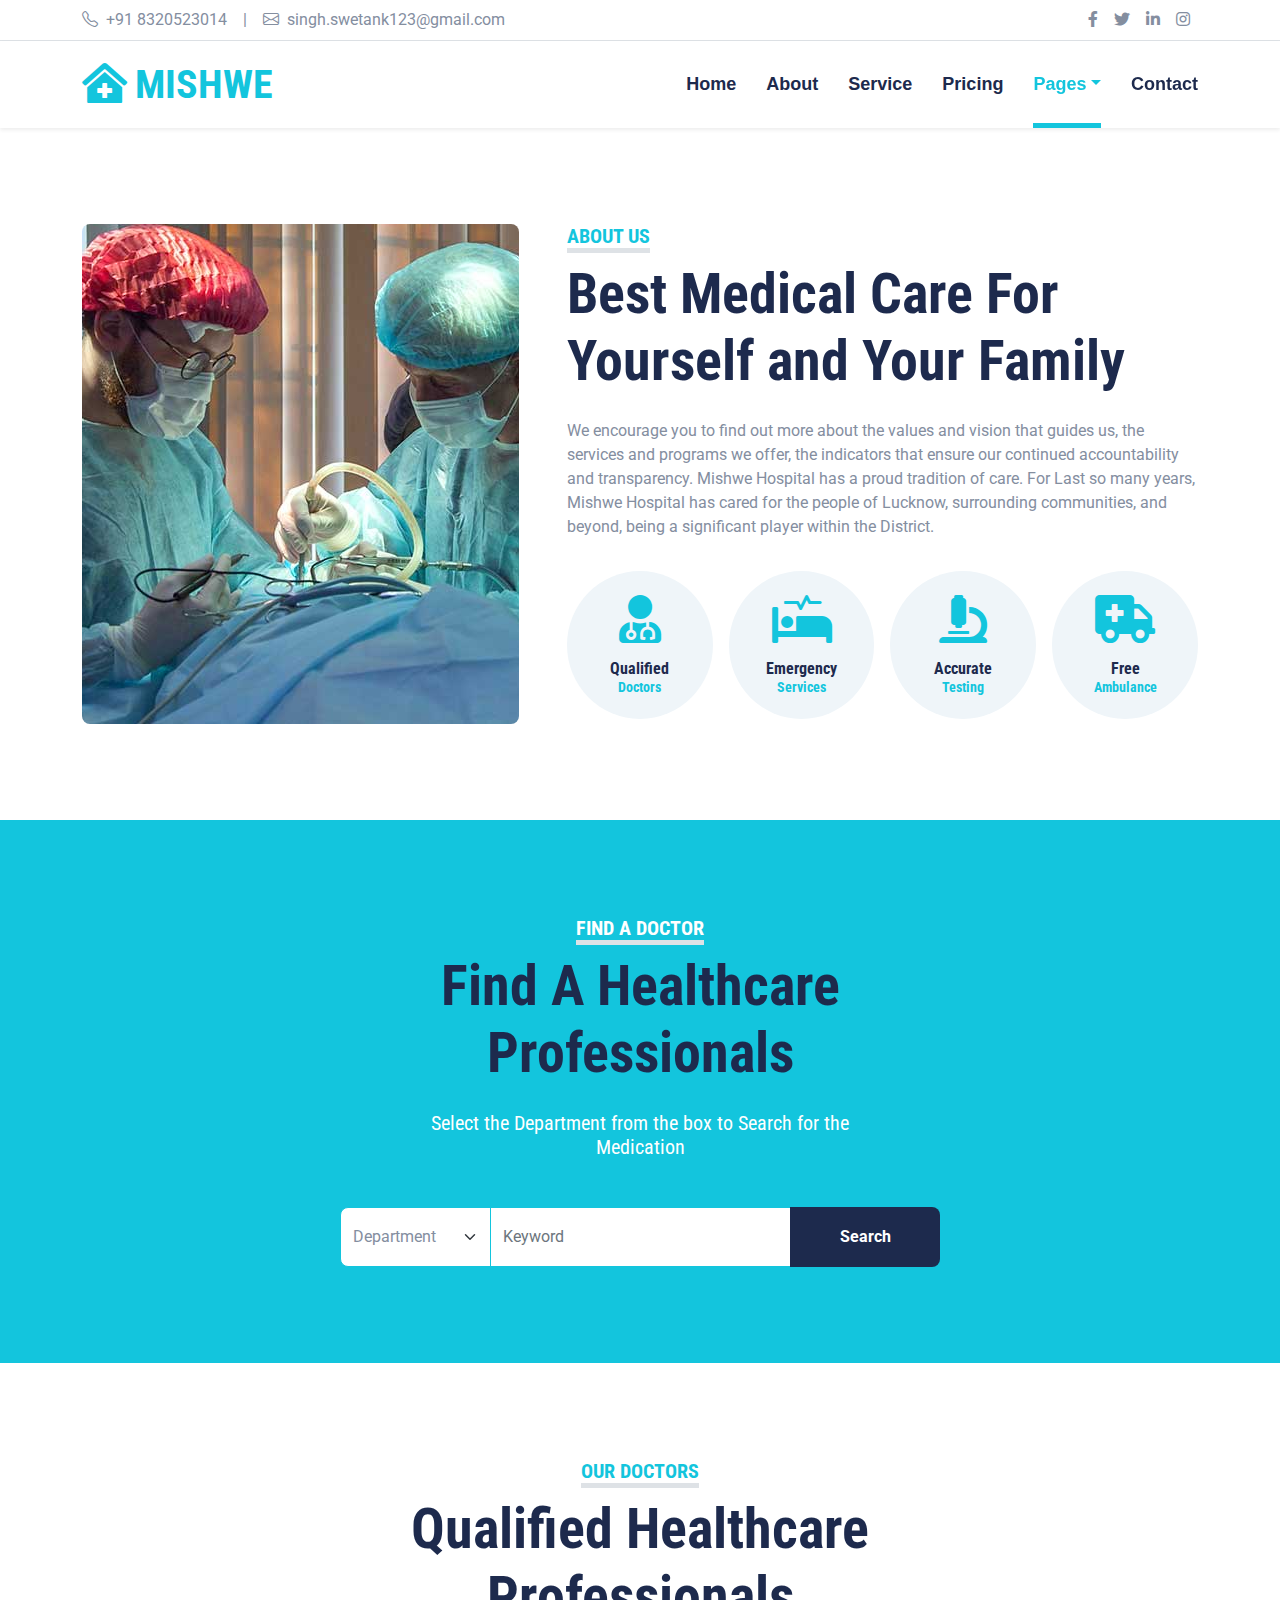
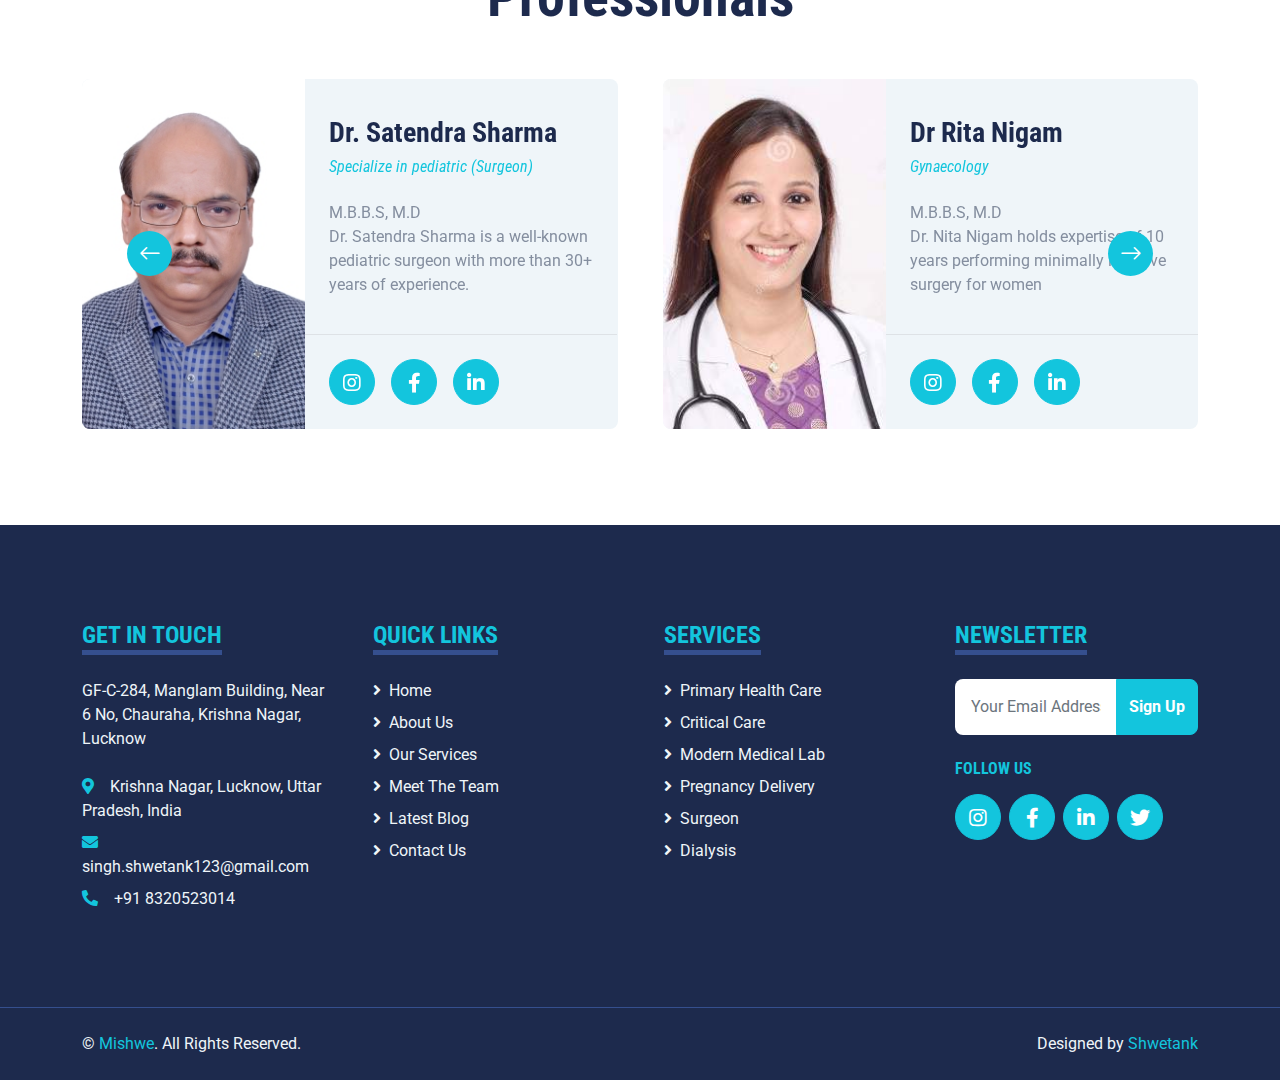
<file: about.html>
<!DOCTYPE html>
<html lang="en">

<head>
    <meta charset="utf-8">
    <title>Mishwe Hospital</title>
    <meta content="width=device-width, initial-scale=1.0" name="viewport">
    <meta content="Free HTML Templates" name="keywords">
    <meta content="Free HTML Templates" name="description">

    <!-- Favicon -->
    <link href="img/favicon.ico" rel="icon">

    <!-- Google Web Fonts -->
    <link rel="preconnect" href="https://fonts.gstatic.com">
    <link href="https://fonts.googleapis.com/css2?family=Roboto+Condensed:wght@400;700&family=Roboto:wght@400;700&display=swap" rel="stylesheet">  

    <!-- Icon Font Stylesheet -->
    <link href="https://cdnjs.cloudflare.com/ajax/libs/font-awesome/5.15.0/css/all.min.css" rel="stylesheet">
    <link href="https://cdn.jsdelivr.net/npm/bootstrap-icons@1.4.1/font/bootstrap-icons.css" rel="stylesheet">

    <!-- Libraries Stylesheet -->
    <link href="lib/owlcarousel/assets/owl.carousel.min.css" rel="stylesheet">
    <link href="lib/tempusdominus/css/tempusdominus-bootstrap-4.min.css" rel="stylesheet" />

    <!-- Customized Bootstrap Stylesheet -->
    <link href="css/bootstrap.min.css" rel="stylesheet">

    <!-- Template Stylesheet -->
    <link href="css/style.css" rel="stylesheet">
</head>

<body>
    <!-- Topbar Start -->
    <div class="container-fluid py-2 border-bottom d-none d-lg-block">
        <div class="container">
            <div class="row">
                <div class="col-md-6 text-center text-lg-start mb-2 mb-lg-0">
                    <div class="d-inline-flex align-items-center">
                        <a class="text-decoration-none text-body pe-3" href=""><i class="bi bi-telephone me-2"></i>+91 8320523014</a>
                        <span class="text-body">|</span>
                        <a class="text-decoration-none text-body px-3" href=""><i class="bi bi-envelope me-2"></i>singh.swetank123@gmail.com</a>
                    </div>
                </div>
                <div class="col-md-6 text-center text-lg-end">
                    <div class="d-inline-flex align-items-center">
                        <a class="text-body px-2" href="https://www.facebook.com/">
                            <i class="fab fa-facebook-f"></i>
                        </a>
                        <a class="text-body px-2" href="https://www.twitter.com/">
                            <i class="fab fa-twitter"></i>
                        </a>
                        <a class="text-body px-2" href="https://www.linkedin.com/in/shwetank-singh-a9754623b">
                            <i class="fab fa-linkedin-in"></i>
                        </a>
                        <a class="text-body px-2" href="https://instagram.com/shwetank_08120?igshid=MzNlNGNkZWQ4Mg==">
                            <i class="fab fa-instagram"></i>
                        </a>
                    </div>
                </div>
            </div>
        </div>
    </div>
    <!-- Topbar End -->


    <!-- Navbar Start -->
    <div class="container-fluid sticky-top bg-white shadow-sm mb-5">
        <div class="container">
            <nav class="navbar navbar-expand-lg bg-white navbar-light py-3 py-lg-0">
                <a href="index.html" class="navbar-brand">
                    <h1 class="m-0 text-uppercase text-primary"><i class="fa fa-clinic-medical me-2"></i>Mishwe</h1>
                </a>
                <button class="navbar-toggler" type="button" data-bs-toggle="collapse" data-bs-target="#navbarCollapse">
                    <span class="navbar-toggler-icon"></span>
                </button>
                <div class="collapse navbar-collapse" id="navbarCollapse">
                    <div class="navbar-nav ms-auto py-0">
                        <a href="index.html" class="nav-item nav-link">Home</a>
                        <a href="about.html" class="nav-item nav-link">About</a>
                        <a href="service.html" class="nav-item nav-link">Service</a>
                        <a href="price.html" class="nav-item nav-link">Pricing</a>
                        <div class="nav-item dropdown">
                            <a href="#" class="nav-link dropdown-toggle active" data-bs-toggle="dropdown">Pages</a>
                            <div class="dropdown-menu m-0">
                                <a href="blog.html" class="dropdown-item">Blog Grid</a>
                                <a href="detail.html" class="dropdown-item">Blog Detail</a>
                                <a href="team.html" class="dropdown-item">The Team</a>
                                <a href="testimonial.html" class="dropdown-item">Testimonial</a>
                                <a href="appointment.html" class="dropdown-item active">Appointment</a>
                                <a href="search.html" class="dropdown-item">Search</a>
                            </div>
                        </div>
                        <a href="contact.html" class="nav-item nav-link">Contact</a>
                    </div>
                </div>
            </nav>
        </div>
    </div>
    <!-- Navbar End -->


    <!-- About Start -->
    <div class="container-fluid py-5">
        <div class="container">
            <div class="row gx-5">
                <div class="col-lg-5 mb-5 mb-lg-0" style="min-height: 500px;">
                    <div class="position-relative h-100">
                        <img class="position-absolute w-100 h-100 rounded" src="img/about.jpg" style="object-fit: cover;">
                    </div>
                </div>
                <div class="col-lg-7">
                    <div class="mb-4">
                        <h5 class="d-inline-block text-primary text-uppercase border-bottom border-5">About Us</h5>
                        <h1 class="display-4">Best Medical Care For Yourself and Your Family</h1>
                    </div>
                    <p>We encourage you to find out more about the values and vision that guides us, the services and programs we offer, the indicators that ensure our continued accountability and transparency. Mishwe Hospital has a proud tradition of care. For Last so many years, Mishwe Hospital has cared for the people of Lucknow, surrounding communities, and beyond, being a significant player within the District.</p>
                    <div class="row g-3 pt-3">
                        <div class="col-sm-3 col-6">
                            <div class="bg-light text-center rounded-circle py-4">
                                <i class="fa fa-3x fa-user-md text-primary mb-3"></i>
                                <h6 class="mb-0">Qualified<small class="d-block text-primary">Doctors</small></h6>
                            </div>
                        </div>
                        <div class="col-sm-3 col-6">
                            <div class="bg-light text-center rounded-circle py-4">
                                <i class="fa fa-3x fa-procedures text-primary mb-3"></i>
                                <h6 class="mb-0">Emergency<small class="d-block text-primary">Services</small></h6>
                            </div>
                        </div>
                        <div class="col-sm-3 col-6">
                            <div class="bg-light text-center rounded-circle py-4">
                                <i class="fa fa-3x fa-microscope text-primary mb-3"></i>
                                <h6 class="mb-0">Accurate<small class="d-block text-primary">Testing</small></h6>
                            </div>
                        </div>
                        <div class="col-sm-3 col-6">
                            <div class="bg-light text-center rounded-circle py-4">
                                <i class="fa fa-3x fa-ambulance text-primary mb-3"></i>
                                <h6 class="mb-0">Free<small class="d-block text-primary">Ambulance</small></h6>
                            </div>
                        </div>
                    </div>
                </div>
            </div>
        </div>
    </div>
    <!-- About End -->


    <!-- Search Start -->
    <div class="container-fluid bg-primary my-5 py-5">
        <div class="container py-5">
            <div class="text-center mx-auto mb-5" style="max-width: 500px;">
                <h5 class="d-inline-block text-white text-uppercase border-bottom border-5">Find A Doctor</h5>
                <h1 class="display-4 mb-4">Find A Healthcare Professionals</h1>
                <h5 class="text-white fw-normal">Select the Department from the box to Search for the Medication</h5>
            </div>
            <div class="mx-auto" style="width: 100%; max-width: 600px;">
                <div class="input-group">
                    <select class="form-select border-primary w-25" style="height: 60px;">
                        <option selected>Department</option>
                        <option value="1">Cardiology</option>
                        <option value="2">Obstetrics & Gynecology</option>
                        <option value="3">Dentist</option>
                        <option value="4">Physiologist</option>
                        <option value="5">Cardiac Surgery</option>
                        <option value="6">Urology</option>
                        <option value="7">Pathology</option>
                        <option value="8">paediatrician</option>
                        <option value="10">Neurology</option>
                        <option value="11">Gastroenterology</option>
                        <option value="12">Ophthalmology</option>
                        <option value="13">Orthopedics</option>
                        <option value="14">Psychiatry</option>
                        <option value="15">Radiology department</option>
                        <option value="16">Rehabilitation department</option>
                        <option value="17">outpatient department</option>
                        <option value="18">operation theater complex</option>
                    </select>
                    <input type="text" class="form-control border-primary w-50" placeholder="Keyword">
                    <button class="btn btn-dark border-0 w-25">Search</button>
                </div>
            </div>
        </div>
    </div>
    <!-- Search End -->


    <!-- Team Start -->
    <div class="container-fluid py-5">
        <div class="container">
            <div class="text-center mx-auto mb-5" style="max-width: 500px;">
                <h5 class="d-inline-block text-primary text-uppercase border-bottom border-5">Our Doctors</h5>
                <h1 class="display-4">Qualified Healthcare Professionals</h1>
            </div>
            <div class="owl-carousel team-carousel position-relative">
                <div class="team-item">
                    <div class="row g-0 bg-light rounded overflow-hidden">
                        <div class="col-12 col-sm-5 h-100">
                            <img class="img-fluid h-100" src="img/team-1.jpg" style="object-fit: cover;">
                        </div>
                        <div class="col-12 col-sm-7 h-100 d-flex flex-column">
                            <div class="mt-auto p-4">
                                <h3>Dr. Satendra Sharma</h3>
                                <h6 class="fw-normal fst-italic text-primary mb-4">Specialize in pediatric (Surgeon)</h6>
                                <p class="m-0">M.B.B.S, M.D <br>Dr. Satendra Sharma is a well-known pediatric surgeon with more than 30+ years of experience.</p>
                            </div>
                            <div class="d-flex mt-auto border-top p-4">
                                <a class="btn btn-lg btn-primary btn-lg-square rounded-circle me-3" href="https://instagram.com/shwetank_08120?igshid=MzNlNGNkZWQ4Mg=="><i class="fab fa-instagram"></i></a>
                                <a class="btn btn-lg btn-primary btn-lg-square rounded-circle me-3" href="https://www.facebook.com/"><i class="fab fa-facebook-f"></i></a>
                                <a class="btn btn-lg btn-primary btn-lg-square rounded-circle" href="https://www.linkedin.com/in/shwetank-singh-a9754623b"><i class="fab fa-linkedin-in"></i></a>
                            </div>
                        </div>
                    </div>
                </div>
                <div class="team-item">
                    <div class="row g-0 bg-light rounded overflow-hidden">
                        <div class="col-12 col-sm-5 h-100">
                            <img class="img-fluid h-100" src="img/team-2.jpg" style="object-fit: cover;">
                        </div>
                        <div class="col-12 col-sm-7 h-100 d-flex flex-column">
                            <div class="mt-auto p-4">
                                <h3>Dr Rita Nigam</h3>
                                <h6 class="fw-normal fst-italic text-primary mb-4">Gynaecology</h6>
                                <p class="m-0">M.B.B.S, M.D <br> Dr. Nita Nigam holds expertise of 10 years performing minimally invasive surgery for women </p>
                            </div>
                            <div class="d-flex mt-auto border-top p-4">
                                <a class="btn btn-lg btn-primary btn-lg-square rounded-circle me-3" href="https://instagram.com/shwetank_08120?igshid=MzNlNGNkZWQ4Mg=="><i class="fab fa-instagram"></i></a>
                                <a class="btn btn-lg btn-primary btn-lg-square rounded-circle me-3" href="https://www.facebook.com/"><i class="fab fa-facebook-f"></i></a>
                                <a class="btn btn-lg btn-primary btn-lg-square rounded-circle" href="https://www.linkedin.com/in/shwetank-singh-a9754623b"><i class="fab fa-linkedin-in"></i></a>
                            </div>
                        </div>
                    </div>
                </div>
                <div class="team-item">
                    <div class="row g-0 bg-light rounded overflow-hidden">
                        <div class="col-12 col-sm-5 h-100">
                            <img class="img-fluid h-100" src="img/team-3.jpg" style="object-fit: cover;">
                        </div>
                        <div class="col-12 col-sm-7 h-100 d-flex flex-column">
                            <div class="mt-auto p-4">
                                <h3>Dr. Rohan Arora</h3>
                                <h6 class="fw-normal fst-italic text-primary mb-4">Neurology</h6>
                                <p class="m-0">M.B.B.S, M.D <br>Dr. Rohan Arora is a well-known Neurologist who has been in practise for more than 11 years</p>
                            </div>
                            <div class="d-flex mt-auto border-top p-4">
                                <a class="btn btn-lg btn-primary btn-lg-square rounded-circle me-3" href="https://instagram.com/shwetank_08120?igshid=MzNlNGNkZWQ4Mg=="><i class="fab fa-instagram"></i></a>
                                <a class="btn btn-lg btn-primary btn-lg-square rounded-circle me-3" href="https://www.facebook.com/"><i class="fab fa-facebook-f"></i></a>
                                <a class="btn btn-lg btn-primary btn-lg-square rounded-circle" href="https://www.linkedin.com/in/shwetank-singh-a9754623b"><i class="fab fa-linkedin-in"></i></a>
                            </div>
                        </div>
                    </div>
                </div>
            </div>
        </div>
    </div>
    <!-- Team End -->


    <!-- Footer Start -->
    <div class="container-fluid bg-dark text-light mt-5 py-5">
        <div class="container py-5">
            <div class="row g-5">
                <div class="col-lg-3 col-md-6">
                    <h4 class="d-inline-block text-primary text-uppercase border-bottom border-5 border-secondary mb-4">Get In Touch</h4>
                    <p class="mb-4">GF-C-284, Manglam Building, Near 6 No, Chauraha, Krishna Nagar, Lucknow</p>
                    <p class="mb-2"><i class="fa fa-map-marker-alt text-primary me-3"></i>Krishna Nagar, Lucknow, Uttar Pradesh, India</p>
                    <p class="mb-2"><i class="fa fa-envelope text-primary me-3"></i>singh.shwetank123@gmail.com</p>
                    <p class="mb-0"><i class="fa fa-phone-alt text-primary me-3"></i>+91 8320523014</p>
                </div>
                <div class="col-lg-3 col-md-6">
                    <h4 class="d-inline-block text-primary text-uppercase border-bottom border-5 border-secondary mb-4">Quick Links</h4>
                    <div class="d-flex flex-column justify-content-start">
                        <a class="text-light mb-2" href="#"><i class="fa fa-angle-right me-2"></i>Home</a>
                        <a class="text-light mb-2" href="#"><i class="fa fa-angle-right me-2"></i>About Us</a>
                        <a class="text-light mb-2" href="#"><i class="fa fa-angle-right me-2"></i>Our Services</a>
                        <a class="text-light mb-2" href="#"><i class="fa fa-angle-right me-2"></i>Meet The Team</a>
                        <a class="text-light mb-2" href="#"><i class="fa fa-angle-right me-2"></i>Latest Blog</a>
                        <a class="text-light" href="#"><i class="fa fa-angle-right me-2"></i>Contact Us</a>
                    </div>
                </div>
                <div class="col-lg-3 col-md-6">
                    <h4 class="d-inline-block text-primary text-uppercase border-bottom border-5 border-secondary mb-4">Services</h4>
                    <div class="d-flex flex-column justify-content-start">
                        <a class="text-light mb-2" href="#"><i class="fa fa-angle-right me-2"></i>Primary Health Care</a>
                        <a class="text-light mb-2" href="#"><i class="fa fa-angle-right me-2"></i>Critical Care</a>
                        <a class="text-light mb-2" href="#"><i class="fa fa-angle-right me-2"></i>Modern Medical Lab</a>
                        <a class="text-light mb-2" href="#"><i class="fa fa-angle-right me-2"></i>Pregnancy Delivery</a>
                        <a class="text-light mb-2" href="#"><i class="fa fa-angle-right me-2"></i>Surgeon</a>
                        <a class="text-light" href="#"><i class="fa fa-angle-right me-2"></i>Dialysis</a>
                    </div>
                </div>
                <div class="col-lg-3 col-md-6">
                    <h4 class="d-inline-block text-primary text-uppercase border-bottom border-5 border-secondary mb-4">Newsletter</h4>
                    <form action="">
                        <div class="input-group">
                            <input type="text" class="form-control p-3 border-0" placeholder="Your Email Address">
                            <button class="btn btn-primary">Sign Up</button>
                        </div>
                    </form>
                    <h6 class="text-primary text-uppercase mt-4 mb-3">Follow Us</h6>
                    <div class="d-flex">
                        <a class="btn btn-lg btn-primary btn-lg-square rounded-circle me-2" href="https://instagram.com/shwetank_08120?igshid=MzNlNGNkZWQ4Mg=="><i class="fab fa-instagram"></i></a>
                        <a class="btn btn-lg btn-primary btn-lg-square rounded-circle me-2" href="https://www.facebook.com/"><i class="fab fa-facebook-f"></i></a>
                        <a class="btn btn-lg btn-primary btn-lg-square rounded-circle me-2" href="https://www.linkedin.com/in/shwetank-singh-a9754623b"><i class="fab fa-linkedin-in"></i></a>
                        <a class="btn btn-lg btn-primary btn-lg-square rounded-circle" href="https://www.twitter.com/"><i class="fab fa-twitter"></i></a>
                    </div>
                </div>
            </div>
        </div>
    </div>
    <div class="container-fluid bg-dark text-light border-top border-secondary py-4">
        <div class="container">
            <div class="row g-5">
                <div class="col-md-6 text-center text-md-start">
                    <p class="mb-md-0">&copy; <a class="text-primary" href="#">Mishwe</a>. All Rights Reserved.</p>
                </div>
                <div class="col-md-6 text-center text-md-end">
                    <p class="mb-0">Designed by <a class="text-primary" href="https://instagram.com/shwetank_08120?igshid=MzNlNGNkZWQ4Mg==">Shwetank</a></p>
                </div>
            </div>
        </div>
    </div>
    <!-- Footer End -->


    <!-- Back to Top -->
    <a href="#" class="btn btn-lg btn-primary btn-lg-square back-to-top"><i class="bi bi-arrow-up"></i></a>


    <!-- JavaScript Libraries -->
    <script src="https://code.jquery.com/jquery-3.4.1.min.js"></script>
    <script src="https://cdn.jsdelivr.net/npm/bootstrap@5.0.0/dist/js/bootstrap.bundle.min.js"></script>
    <script src="lib/easing/easing.min.js"></script>
    <script src="lib/waypoints/waypoints.min.js"></script>
    <script src="lib/owlcarousel/owl.carousel.min.js"></script>
    <script src="lib/tempusdominus/js/moment.min.js"></script>
    <script src="lib/tempusdominus/js/moment-timezone.min.js"></script>
    <script src="lib/tempusdominus/js/tempusdominus-bootstrap-4.min.js"></script>

    <!-- Template Javascript -->
    <script src="js/main.js"></script>
</body>

</html>
</file>
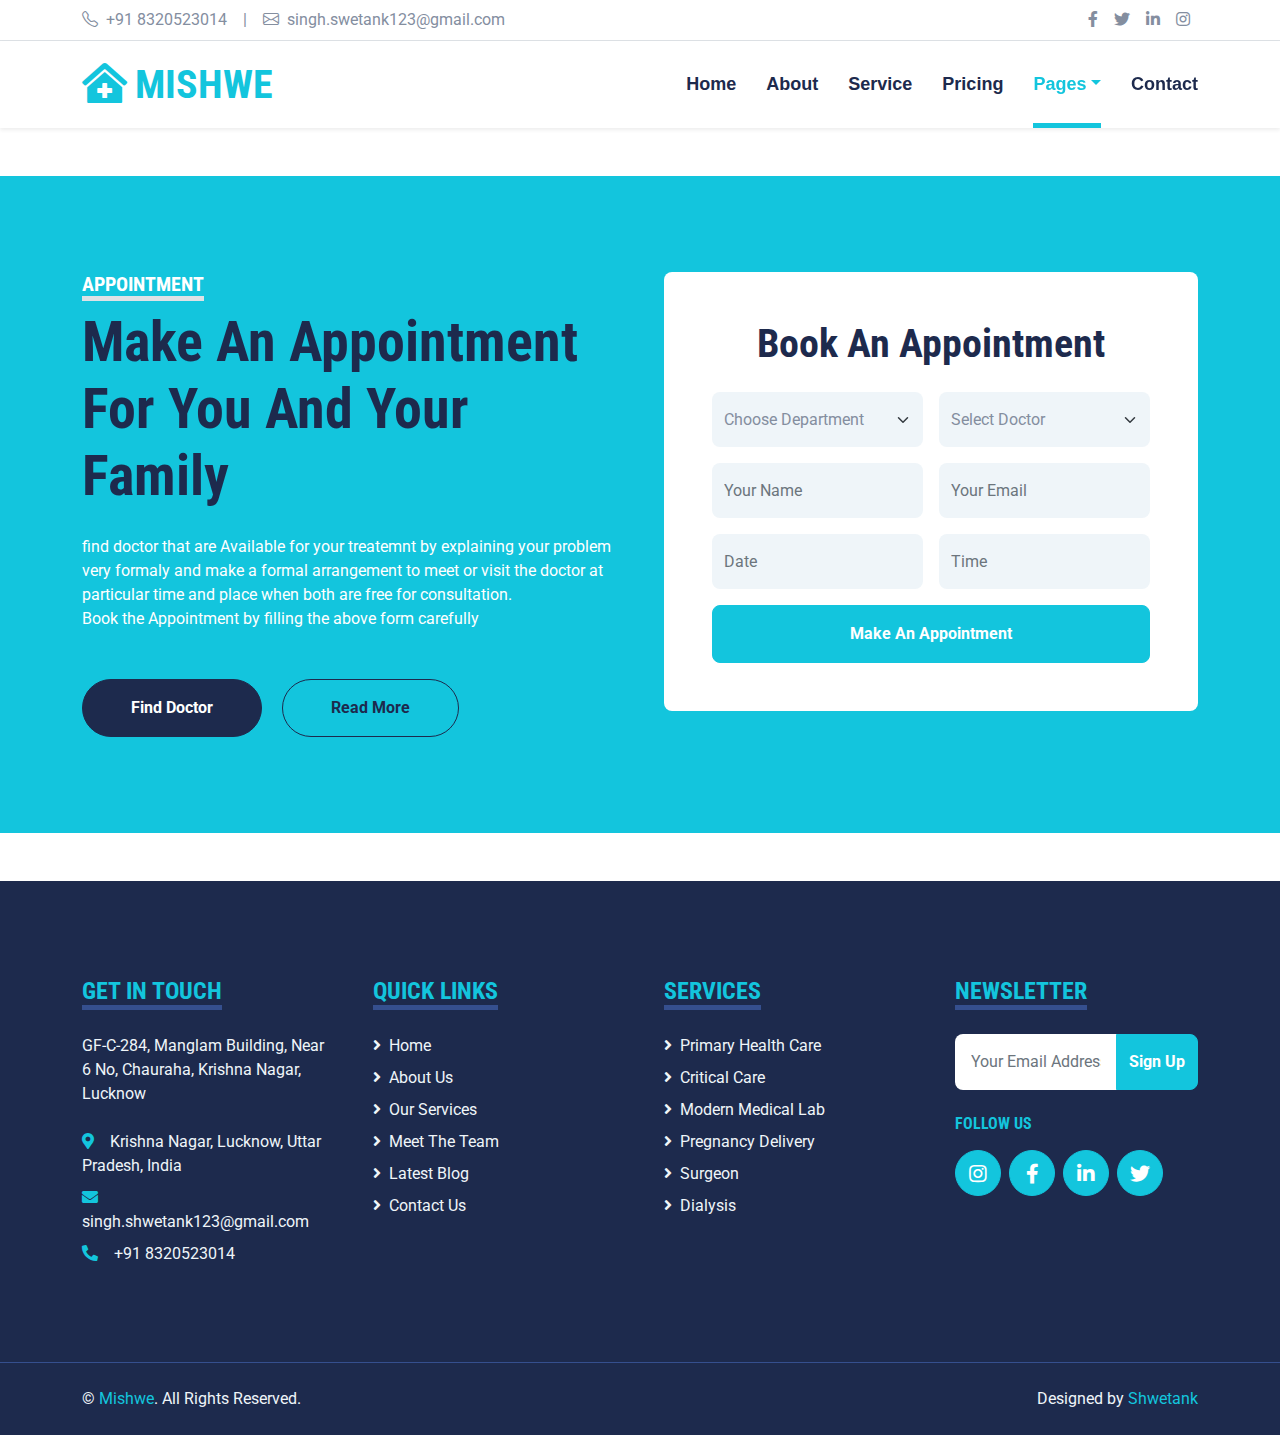
<file: appointment.html>
<!DOCTYPE html>
<html lang="en">

<head>
    <meta charset="utf-8">
    <title>Mishwe Hospital</title>
    <meta content="width=device-width, initial-scale=1.0" name="viewport">
    <meta content="Free HTML Templates" name="keywords">
    <meta content="Free HTML Templates" name="description">

    <!-- Favicon -->
    <link href="img/favicon.ico" rel="icon">

    <!-- Google Web Fonts -->
    <link rel="preconnect" href="https://fonts.gstatic.com">
    <link href="https://fonts.googleapis.com/css2?family=Roboto+Condensed:wght@400;700&family=Roboto:wght@400;700&display=swap" rel="stylesheet">  

    <!-- Icon Font Stylesheet -->
    <link href="https://cdnjs.cloudflare.com/ajax/libs/font-awesome/5.15.0/css/all.min.css" rel="stylesheet">
    <link href="https://cdn.jsdelivr.net/npm/bootstrap-icons@1.4.1/font/bootstrap-icons.css" rel="stylesheet">

    <!-- Libraries Stylesheet -->
    <link href="lib/owlcarousel/assets/owl.carousel.min.css" rel="stylesheet">
    <link href="lib/tempusdominus/css/tempusdominus-bootstrap-4.min.css" rel="stylesheet" />

    <!-- Customized Bootstrap Stylesheet -->
    <link href="css/bootstrap.min.css" rel="stylesheet">

    <!-- Template Stylesheet -->
    <link href="css/style.css" rel="stylesheet">
</head>

<body>
    <!-- Topbar Start -->
    <div class="container-fluid py-2 border-bottom d-none d-lg-block">
        <div class="container">
            <div class="row">
                <div class="col-md-6 text-center text-lg-start mb-2 mb-lg-0">
                    <div class="d-inline-flex align-items-center">
                        <a class="text-decoration-none text-body pe-3" href=""><i class="bi bi-telephone me-2"></i>+91 8320523014</a>
                        <span class="text-body">|</span>
                        <a class="text-decoration-none text-body px-3" href=""><i class="bi bi-envelope me-2"></i>singh.swetank123@gmail.com</a>
                    </div>
                </div>
                <div class="col-md-6 text-center text-lg-end">
                    <div class="d-inline-flex align-items-center">
                        <a class="text-body px-2" href="https://www.facebook.com/">
                            <i class="fab fa-facebook-f"></i>
                        </a>
                        <a class="text-body px-2" href="https://www.twitter.com/">
                            <i class="fab fa-twitter"></i>
                        </a>
                        <a class="text-body px-2" href="https://www.linkedin.com/in/shwetank-singh-a9754623b">
                            <i class="fab fa-linkedin-in"></i>
                        </a>
                        <a class="text-body px-2" href="https://instagram.com/shwetank_08120?igshid=MzNlNGNkZWQ4Mg==">
                            <i class="fab fa-instagram"></i>
                        </a>
                    </div>
                </div>
            </div>
        </div>
    </div>
    <!-- Topbar End -->


    <!-- Navbar Start -->
    <div class="container-fluid sticky-top bg-white shadow-sm mb-5">
        <div class="container">
            <nav class="navbar navbar-expand-lg bg-white navbar-light py-3 py-lg-0">
                <a href="index.html" class="navbar-brand">
                    <h1 class="m-0 text-uppercase text-primary"><i class="fa fa-clinic-medical me-2"></i>Mishwe</h1>
                </a>
                <button class="navbar-toggler" type="button" data-bs-toggle="collapse" data-bs-target="#navbarCollapse">
                    <span class="navbar-toggler-icon"></span>
                </button>
                <div class="collapse navbar-collapse" id="navbarCollapse">
                    <div class="navbar-nav ms-auto py-0">
                        <a href="index.html" class="nav-item nav-link">Home</a>
                        <a href="about.html" class="nav-item nav-link">About</a>
                        <a href="service.html" class="nav-item nav-link">Service</a>
                        <a href="price.html" class="nav-item nav-link">Pricing</a>
                        <div class="nav-item dropdown">
                            <a href="#" class="nav-link dropdown-toggle active" data-bs-toggle="dropdown">Pages</a>
                            <div class="dropdown-menu m-0">
                                <a href="blog.html" class="dropdown-item">Blog Grid</a>
                                <a href="detail.html" class="dropdown-item">Blog Detail</a>
                                <a href="team.html" class="dropdown-item">The Team</a>
                                <a href="testimonial.html" class="dropdown-item">Testimonial</a>
                                <a href="appointment.html" class="dropdown-item active">Appointment</a>
                                <a href="search.html" class="dropdown-item">Search</a>
                            </div>
                        </div>
                        <a href="contact.html" class="nav-item nav-link">Contact</a>
                    </div>
                </div>
            </nav>
        </div>
    </div>
    <!-- Navbar End -->


    <!-- Appointment Start -->
    <div class="container-fluid bg-primary my-5 py-5">
        <div class="container py-5">
            <div class="row gx-5">
                <div class="col-lg-6 mb-5 mb-lg-0">
                    <div class="mb-4">
                        <h5 class="d-inline-block text-white text-uppercase border-bottom border-5">Appointment</h5>
                        <h1 class="display-4">Make An Appointment For You And Your Family</h1>
                    </div>
                    <p class="text-white mb-5">find doctor that are Available for your treatemnt by explaining your problem very formaly and make a formal arrangement to meet or visit the doctor at particular time and place when both are free for consultation. <br>Book the Appointment by filling the above form carefully</p>
                    <a class="btn btn-dark rounded-pill py-3 px-5 me-3" href="https://www.medindia.net/patients/doctor_search/doctor_list.asp">Find Doctor</a>
                    <a class="btn btn-outline-dark rounded-pill py-3 px-5" href="https://www.askapollo.com/physical-appointment/city/chennai">Read More</a>
                </div>
                <div class="col-lg-6">
                    <div class="bg-white text-center rounded p-5">
                        <h1 class="mb-4">Book An Appointment</h1>
                        <form>
                            <div class="row g-3">
                                <div class="col-12 col-sm-6">
                                    <select class="form-select bg-light border-0" style="height: 55px;">
                                        <option selected>Choose Department</option>
                                        <option value="1">Cardiology</option>
                                        <option value="2">Obstetrics & Gynecology</option>
                                        <option value="3">Dentist</option>
                                        <option value="4">Physiologist</option>
                                        <option value="5">Cardiac Surgery</option>
                                        <option value="6">Urology</option>
                                        <option value="7">Pathology</option>
                                        <option value="8">paediatrician</option>
                                        <option value="10">Neurology</option>
                                        <option value="11">Gastroenterology</option>
                                        <option value="12">Ophthalmology</option>
                                        <option value="13">Orthopedics</option>
                                        <option value="14">Psychiatry</option>
                                        <option value="15">Radiology department</option>
                                        <option value="16">Rehabilitation department</option>
                                        <option value="17">outpatient department</option>
                                        <option value="18">operation theater complex</option>
                                    </select>
                                </div>
                                <div class="col-12 col-sm-6">
                                    <select class="form-select bg-light border-0" style="height: 55px;">
                                        <option selected>Select Doctor</option>
                                        <option value="1">Dr. Mishwa soni, psychologist </option>
                                        <option value="2">Dr. Shwetank singh, dentist</option>
                                        <option value="3">Dr. Dharmesh, orthorhinolarynogoloy</option>
                                        <option value="4">Dr. Sharadha, nephrologist</option>
                                        <option value="5">Dr. Priya, Pediatric</option>
                                        <option value="6">Dr. Khushi, surgeon</option>
                                        <option value="7">Dr. Yatarth, Pathologist</option>
                                        <option value="8">Dr. Parth, pediatric</option>
                                        <option value="9">Dr. Om, oncology</option>
                                        <option value="10">Dr. Ishika, Urologist</option>
                                        <option value="11">Dr. Shweta, neurology</option>
                                        <option value="12">Dr. Utkarsha, Gynecologist</option>
                                        <option value="13">Dr. Achintya Bhattacharya, Radiologist</option>
                                        <option value="14">Dr. Amit Shah, General Medicine Doctor</option>
                                        <option value="15">Dr. Pradeepta Das, Internal Medicine Doctor</option>
                                        <option value="16">Dr. Harsha, physiologist</option>
                                        <option value="17">Dr. Fatima Siraj, Gastroenterologist</option>
                                        <option value="18">Dr. Anandi Lal Sharma, Anesthesiology</option>
                                    </select>
                                </div>
                                <div class="col-12 col-sm-6">
                                    <input type="text" class="form-control bg-light border-0" placeholder="Your Name" style="height: 55px;">
                                </div>
                                <div class="col-12 col-sm-6">
                                    <input type="email" class="form-control bg-light border-0" placeholder="Your Email" style="height: 55px;">
                                </div>
                                <div class="col-12 col-sm-6">
                                    <div class="date" id="date" data-target-input="nearest">
                                        <input type="text"
                                            class="form-control bg-light border-0 datetimepicker-input"
                                            placeholder="Date" data-target="#date" data-toggle="datetimepicker" style="height: 55px;">
                                    </div>
                                </div>
                                <div class="col-12 col-sm-6">
                                    <div class="time" id="time" data-target-input="nearest">
                                        <input type="text"
                                            class="form-control bg-light border-0 datetimepicker-input"
                                            placeholder="Time" data-target="#time" data-toggle="datetimepicker" style="height: 55px;">
                                    </div>
                                </div>
                                <div class="col-12">
                                    <button  class="btn btn-primary w-100 py-3" type="submit">Make An Appointment</button>
                                </div>
                            </div>
                        </form>
                    </div>
                </div>
            </div>
        </div>
    </div>
    <!-- Appointment End -->


    <!-- Footer Start -->
    <div class="container-fluid bg-dark text-light mt-5 py-5">
        <div class="container py-5">
            <div class="row g-5">
                <div class="col-lg-3 col-md-6">
                    <h4 class="d-inline-block text-primary text-uppercase border-bottom border-5 border-secondary mb-4">Get In Touch</h4>
                    <p class="mb-4">GF-C-284, Manglam Building, Near 6 No, Chauraha, Krishna Nagar, Lucknow</p>
                    <p class="mb-2"><i class="fa fa-map-marker-alt text-primary me-3"></i>Krishna Nagar, Lucknow, Uttar Pradesh, India</p>
                    <p class="mb-2"><i class="fa fa-envelope text-primary me-3"></i>singh.shwetank123@gmail.com</p>
                    <p class="mb-0"><i class="fa fa-phone-alt text-primary me-3"></i>+91 8320523014</p>
                </div>
                <div class="col-lg-3 col-md-6">
                    <h4 class="d-inline-block text-primary text-uppercase border-bottom border-5 border-secondary mb-4">Quick Links</h4>
                    <div class="d-flex flex-column justify-content-start">
                        <a class="text-light mb-2" href="#"><i class="fa fa-angle-right me-2"></i>Home</a>
                        <a class="text-light mb-2" href="#"><i class="fa fa-angle-right me-2"></i>About Us</a>
                        <a class="text-light mb-2" href="#"><i class="fa fa-angle-right me-2"></i>Our Services</a>
                        <a class="text-light mb-2" href="#"><i class="fa fa-angle-right me-2"></i>Meet The Team</a>
                        <a class="text-light mb-2" href="#"><i class="fa fa-angle-right me-2"></i>Latest Blog</a>
                        <a class="text-light" href="#"><i class="fa fa-angle-right me-2"></i>Contact Us</a>
                    </div>
                </div>
                <div class="col-lg-3 col-md-6">
                    <h4 class="d-inline-block text-primary text-uppercase border-bottom border-5 border-secondary mb-4">Services</h4>
                    <div class="d-flex flex-column justify-content-start">
                        <a class="text-light mb-2" href="#"><i class="fa fa-angle-right me-2"></i>Primary Health Care</a>
                        <a class="text-light mb-2" href="#"><i class="fa fa-angle-right me-2"></i>Critical Care</a>
                        <a class="text-light mb-2" href="#"><i class="fa fa-angle-right me-2"></i>Modern Medical Lab</a>
                        <a class="text-light mb-2" href="#"><i class="fa fa-angle-right me-2"></i>Pregnancy Delivery</a>
                        <a class="text-light mb-2" href="#"><i class="fa fa-angle-right me-2"></i>Surgeon</a>
                        <a class="text-light" href="#"><i class="fa fa-angle-right me-2"></i>Dialysis</a>
                    </div>
                </div>
                <div class="col-lg-3 col-md-6">
                    <h4 class="d-inline-block text-primary text-uppercase border-bottom border-5 border-secondary mb-4">Newsletter</h4>
                    <form action="">
                        <div class="input-group">
                            <input type="text" class="form-control p-3 border-0" placeholder="Your Email Address">
                            <button class="btn btn-primary">Sign Up</button>
                        </div>
                    </form>
                    <h6 class="text-primary text-uppercase mt-4 mb-3">Follow Us</h6>
                    <div class="d-flex">
                        <a class="btn btn-lg btn-primary btn-lg-square rounded-circle me-2" href="https://instagram.com/shwetank_08120?igshid=MzNlNGNkZWQ4Mg=="><i class="fab fa-instagram"></i></a>
                        <a class="btn btn-lg btn-primary btn-lg-square rounded-circle me-2" href="https://www.facebook.com/"><i class="fab fa-facebook-f"></i></a>
                        <a class="btn btn-lg btn-primary btn-lg-square rounded-circle me-2" href="https://www.linkedin.com/in/shwetank-singh-a9754623b"><i class="fab fa-linkedin-in"></i></a>
                        <a class="btn btn-lg btn-primary btn-lg-square rounded-circle" href="https://www.twitter.com/"><i class="fab fa-twitter"></i></a>
                    </div>
                </div>
            </div>
        </div>
    </div>
    <div class="container-fluid bg-dark text-light border-top border-secondary py-4">
        <div class="container">
            <div class="row g-5">
                <div class="col-md-6 text-center text-md-start">
                    <p class="mb-md-0">&copy; <a class="text-primary" href="#">Mishwe</a>. All Rights Reserved.</p>
                </div>
                <div class="col-md-6 text-center text-md-end">
                    <p class="mb-0">Designed by <a class="text-primary" href="https://instagram.com/shwetank_08120?igshid=MzNlNGNkZWQ4Mg==">Shwetank</a></p>
                </div>
            </div>
        </div>
    </div>
    <!-- Footer End -->


    <!-- Back to Top -->
    <a href="#" class="btn btn-lg btn-primary btn-lg-square back-to-top"><i class="bi bi-arrow-up"></i></a>


    <!-- JavaScript Libraries -->
    <script src="https://code.jquery.com/jquery-3.4.1.min.js"></script>
    <script src="https://cdn.jsdelivr.net/npm/bootstrap@5.0.0/dist/js/bootstrap.bundle.min.js"></script>
    <script src="lib/easing/easing.min.js"></script>
    <script src="lib/waypoints/waypoints.min.js"></script>
    <script src="lib/owlcarousel/owl.carousel.min.js"></script>
    <script src="lib/tempusdominus/js/moment.min.js"></script>
    <script src="lib/tempusdominus/js/moment-timezone.min.js"></script>
    <script src="lib/tempusdominus/js/tempusdominus-bootstrap-4.min.js"></script>

    <!-- Template Javascript -->
    <script src="js/main.js"></script>
</body>

</html>
</file>
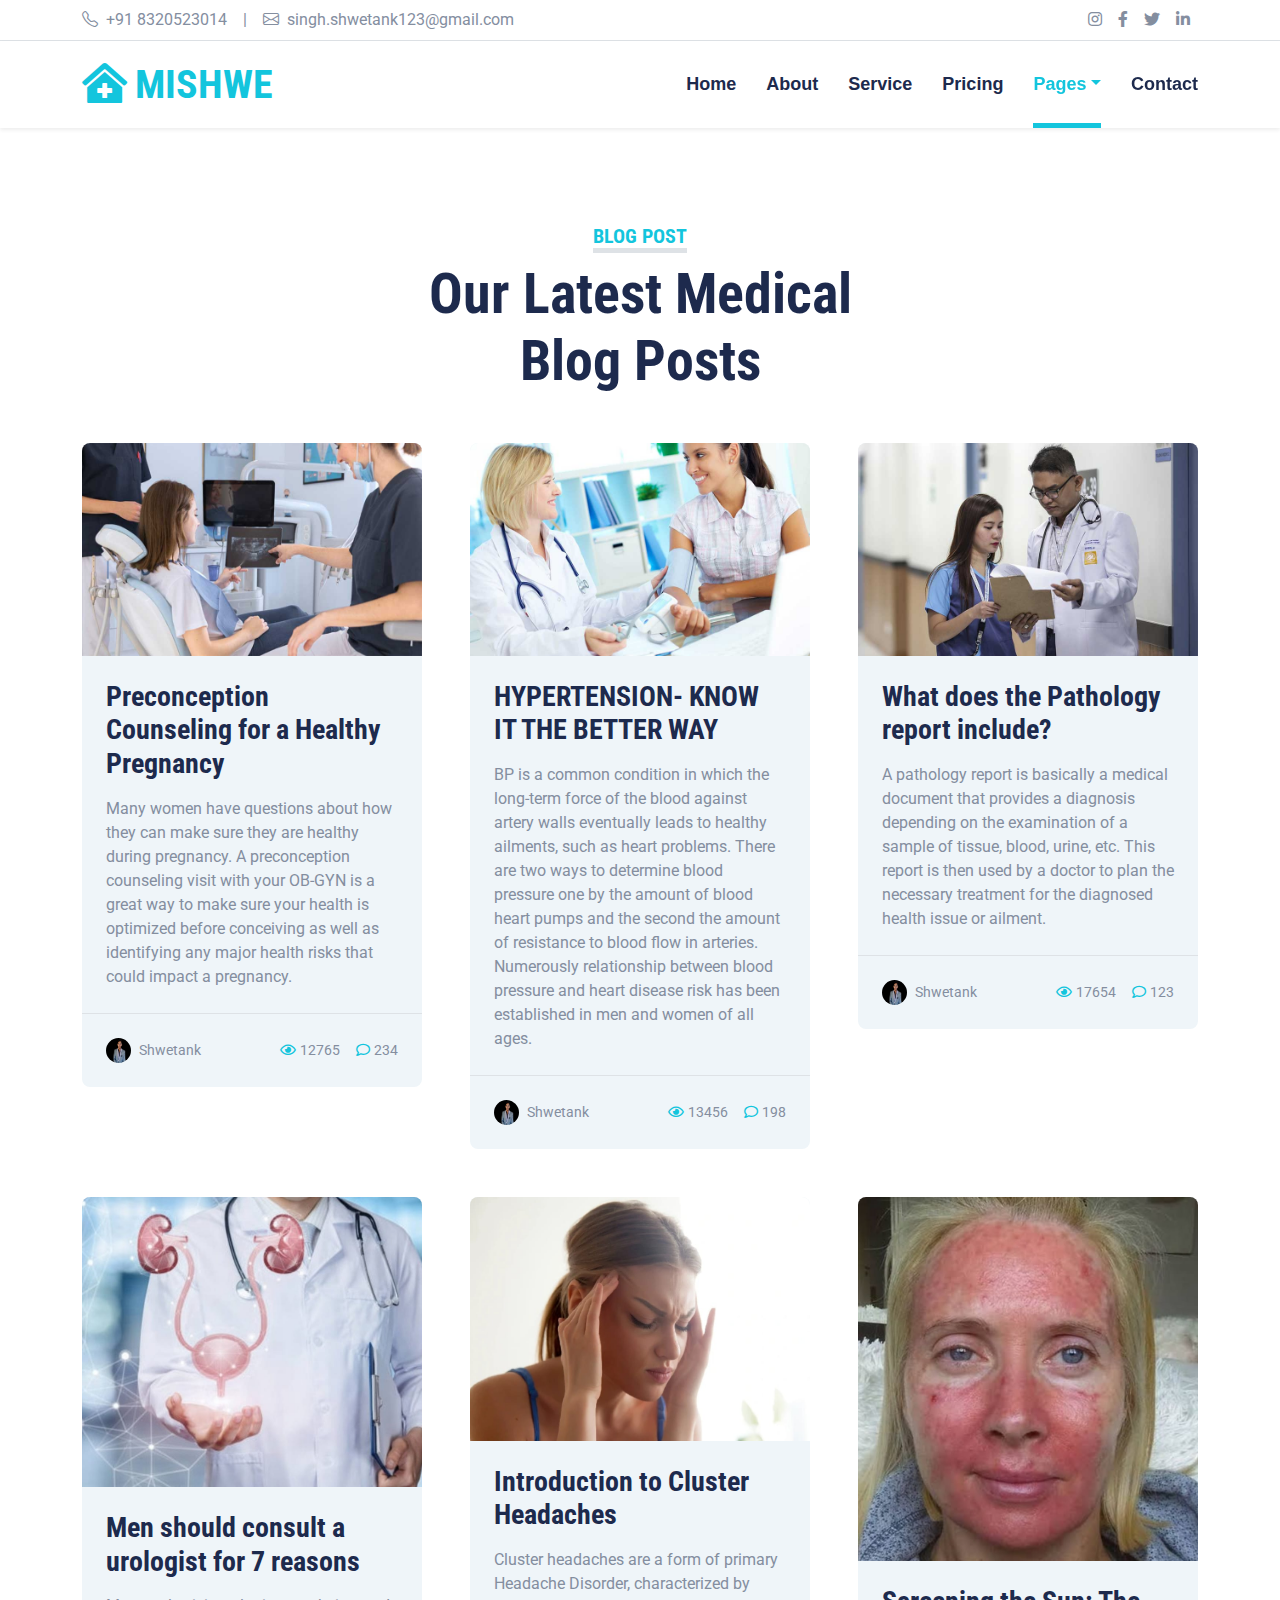
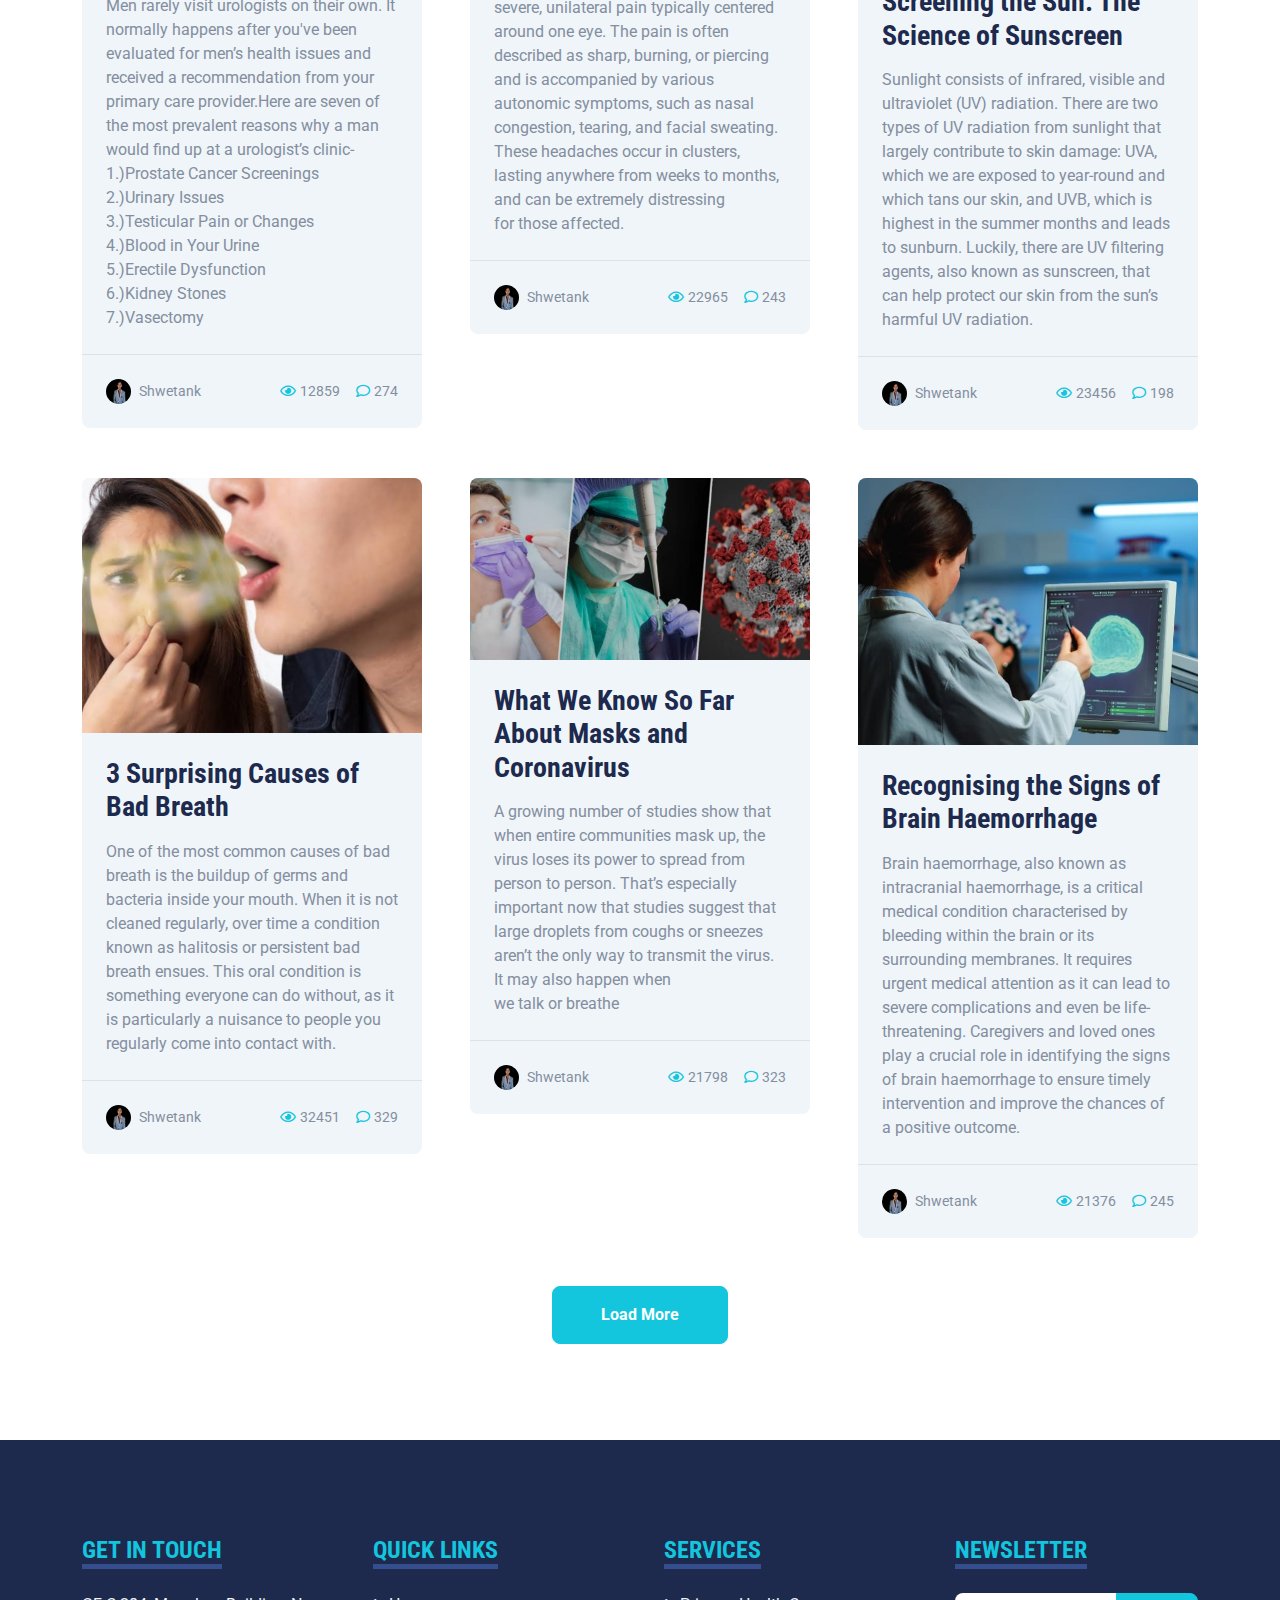
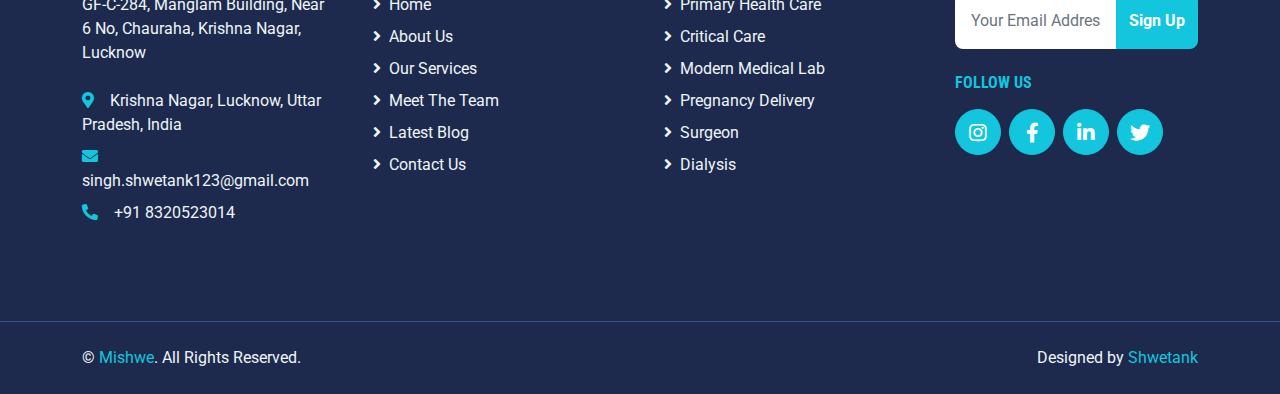
<file: blog.html>
<!DOCTYPE html>
<html lang="en">

<head>
    <meta charset="utf-8">
    <title>Mishwe Hospital</title>
    <meta content="width=device-width, initial-scale=1.0" name="viewport">
    <meta content="Free HTML Templates" name="keywords">
    <meta content="Free HTML Templates" name="description">

    <!-- Favicon -->
    <link href="img/favicon.ico" rel="icon">

    <!-- Google Web Fonts -->
    <link rel="preconnect" href="https://fonts.gstatic.com">
    <link href="https://fonts.googleapis.com/css2?family=Roboto+Condensed:wght@400;700&family=Roboto:wght@400;700&display=swap" rel="stylesheet">  

    <!-- Icon Font Stylesheet -->
    <link href="https://cdnjs.cloudflare.com/ajax/libs/font-awesome/5.15.0/css/all.min.css" rel="stylesheet">
    <link href="https://cdn.jsdelivr.net/npm/bootstrap-icons@1.4.1/font/bootstrap-icons.css" rel="stylesheet">

    <!-- Libraries Stylesheet -->
    <link href="lib/owlcarousel/assets/owl.carousel.min.css" rel="stylesheet">
    <link href="lib/tempusdominus/css/tempusdominus-bootstrap-4.min.css" rel="stylesheet" />

    <!-- Customized Bootstrap Stylesheet -->
    <link href="css/bootstrap.min.css" rel="stylesheet">

    <!-- Template Stylesheet -->
    <link href="css/style.css" rel="stylesheet">
</head>

<body>
    <!-- Topbar Start -->
    <div class="container-fluid py-2 border-bottom d-none d-lg-block">
        <div class="container">
            <div class="row">
                <div class="col-md-6 text-center text-lg-start mb-2 mb-lg-0">
                    <div class="d-inline-flex align-items-center">
                        <a class="text-decoration-none text-body pe-3" href=""><i class="bi bi-telephone me-2"></i>+91 8320523014</a>
                        <span class="text-body">|</span>
                        <a class="text-decoration-none text-body px-3" href=""><i class="bi bi-envelope me-2"></i>singh.shwetank123@gmail.com</a>
                    </div>
                </div>
                <div class="col-md-6 text-center text-lg-end">
                    <div class="d-inline-flex align-items-center">
                        <a class="text-body px-2" href="https://instagram.com/shwetank_08120?igshid=MzNlNGNkZWQ4Mg==">
                            <i class="fab fa-instagram"></i>
                        </a>
                        <a class="text-body px-2" href="https://www.facebook.com/">
                            <i class="fab fa-facebook-f"></i>
                        </a>
                        <a class="text-body px-2" href="https://www.twitter.com/">
                            <i class="fab fa-twitter"></i>
                        </a>
                        <a class="text-body px-2" href="https://www.linkedin.com/in/shwetank-singh-a9754623b">
                            <i class="fab fa-linkedin-in"></i>
                        </a>
                        
                    </div>
                </div>
            </div>
        </div>
    </div>
    <!-- Topbar End -->


    <!-- Navbar Start -->
    <div class="container-fluid sticky-top bg-white shadow-sm mb-5">
        <div class="container">
            <nav class="navbar navbar-expand-lg bg-white navbar-light py-3 py-lg-0">
                <a href="index.html" class="navbar-brand">
                    <h1 class="m-0 text-uppercase text-primary"><i class="fa fa-clinic-medical me-2"></i>Mishwe</h1>
                </a>
                <button class="navbar-toggler" type="button" data-bs-toggle="collapse" data-bs-target="#navbarCollapse">
                    <span class="navbar-toggler-icon"></span>
                </button>
                <div class="collapse navbar-collapse" id="navbarCollapse">
                    <div class="navbar-nav ms-auto py-0">
                        <a href="index.html" class="nav-item nav-link">Home</a>
                        <a href="about.html" class="nav-item nav-link">About</a>
                        <a href="service.html" class="nav-item nav-link">Service</a>
                        <a href="price.html" class="nav-item nav-link">Pricing</a>
                        <div class="nav-item dropdown">
                            <a href="#" class="nav-link dropdown-toggle active" data-bs-toggle="dropdown">Pages</a>
                            <div class="dropdown-menu m-0">
                                <a href="blog.html" class="dropdown-item active">Blog Grid</a>
                                <a href="detail.html" class="dropdown-item">Blog Detail</a>
                                <a href="team.html" class="dropdown-item">The Team</a>
                                <a href="testimonial.html" class="dropdown-item">Testimonial</a>
                                <a href="appointment.html" class="dropdown-item">Appointment</a>
                                <a href="search.html" class="dropdown-item">Search</a>
                            </div>
                        </div>
                        <a href="contact.html" class="nav-item nav-link">Contact</a>
                    </div>
                </div>
            </nav>
        </div>
    </div>
    <!-- Navbar End -->


    <!-- Blog Start -->
    <div class="container-fluid py-5">
        <div class="container">
            <div class="text-center mx-auto mb-5" style="max-width: 500px;">
                <h5 class="d-inline-block text-primary text-uppercase border-bottom border-5">Blog Post</h5>
                <h1 class="display-4">Our Latest Medical Blog Posts</h1>
            </div>
            <div class="row g-5">
                <div class="col-xl-4 col-lg-6">
                    <div class="bg-light rounded overflow-hidden">
                        <img class="img-fluid w-100" src="img/blog-1.jpg" alt="">
                        <div class="p-4">
                            <a class="h3 d-block mb-3" href="">Preconception Counseling for a Healthy Pregnancy</a>
                            <p class="m-0">Many women have questions about how they can make sure they are healthy during pregnancy. A preconception counseling visit with your OB-GYN is a great way to make sure your health is optimized before conceiving as well as identifying any major health risks that could impact a pregnancy.</p>
                        </div>
                        <div class="d-flex justify-content-between border-top p-4">
                            <div class="d-flex align-items-center">
                                <img class="rounded-circle me-2" src="img/user.jpg" width="25" height="25" alt="">
                                <small>Shwetank</small>
                            </div>
                            <div class="d-flex align-items-center">
                                <small class="ms-3"><i class="far fa-eye text-primary me-1"></i>12765</small>
                                <small class="ms-3"><i class="far fa-comment text-primary me-1"></i>234</small>
                            </div>
                        </div>
                    </div>
                </div>
                <div class="col-xl-4 col-lg-6">
                    <div class="bg-light rounded overflow-hidden">
                        <img class="img-fluid w-100" src="img/blog-2.jpg" alt="">
                        <div class="p-4">
                            <a class="h3 d-block mb-3" href="">HYPERTENSION- KNOW IT THE BETTER WAY</a>
                            <p class="m-0">BP is a common condition in which the long-term force of the blood against artery walls eventually leads to healthy ailments, such as heart problems. There are two ways to determine blood pressure one by the amount of blood heart pumps and the second the amount of resistance to blood flow in arteries. Numerously relationship between blood pressure and heart disease risk has been established in men and women of all ages.</p>
                        </div>
                        <div class="d-flex justify-content-between border-top p-4">
                            <div class="d-flex align-items-center">
                                <img class="rounded-circle me-2" src="img/user.jpg" width="25" height="25" alt="">
                                <small>Shwetank</small>
                            </div>
                            <div class="d-flex align-items-center">
                                <small class="ms-3"><i class="far fa-eye text-primary me-1"></i>13456</small>
                                <small class="ms-3"><i class="far fa-comment text-primary me-1"></i>198</small>
                            </div>
                        </div>
                    </div>
                </div>
                <div class="col-xl-4 col-lg-6">
                    <div class="bg-light rounded overflow-hidden">
                        <img class="img-fluid w-100" src="img/blog-3.jpg" alt="">
                        <div class="p-4">
                            <a class="h3 d-block mb-3" href="">What does the Pathology report include?</a>
                            <p class="m-0">A pathology report is basically a medical document that provides a diagnosis depending on the examination of a sample of tissue, blood, urine, etc. This report is then used by a doctor to plan the necessary treatment for the diagnosed health issue or ailment.</p>
                        </div>
                        <div class="d-flex justify-content-between border-top p-4">
                            <div class="d-flex align-items-center">
                                <img class="rounded-circle me-2" src="img/user.jpg" width="25" height="25" alt="">
                                <small>Shwetank</small>
                            </div>
                            <div class="d-flex align-items-center">
                                <small class="ms-3"><i class="far fa-eye text-primary me-1"></i>17654</small>
                                <small class="ms-3"><i class="far fa-comment text-primary me-1"></i>123</small>
                            </div>
                        </div>
                    </div>
                </div>
                <div class="col-xl-4 col-lg-6">
                    <div class="bg-light rounded overflow-hidden">
                        <img class="img-fluid w-100" src="img/blog-4.jpg" alt="">
                        <div class="p-4">
                            <a class="h3 d-block mb-3" href="">Men should consult a urologist for 7 reasons</a>
                            <p class="m-0">Men rarely visit urologists on their own. It normally happens after you've been evaluated for men’s health issues and received a recommendation from your primary care provider.Here are seven of the most prevalent reasons why a man would find up at a urologist’s clinic- <br>
                                1.)Prostate Cancer Screenings <br>
                                2.)Urinary Issues <br>
                                3.)Testicular Pain or Changes <br>
                                4.)Blood in Your Urine <br>
                                5.)Erectile Dysfunction <br>
                                6.)Kidney Stones <br>
                                7.)Vasectomy</p>
                        </div>
                        <div class="d-flex justify-content-between border-top p-4">
                            <div class="d-flex align-items-center">
                                <img class="rounded-circle me-2" src="img/user.jpg" width="25" height="25" alt="">
                                <small>Shwetank</small>
                            </div>
                            <div class="d-flex align-items-center">
                                <small class="ms-3"><i class="far fa-eye text-primary me-1"></i>12859</small>
                                <small class="ms-3"><i class="far fa-comment text-primary me-1"></i>274</small>
                            </div>
                        </div>
                    </div>
                </div>
                <div class="col-xl-4 col-lg-6">
                    <div class="bg-light rounded overflow-hidden">
                        <img class="img-fluid w-100" src="img/blog-5.jpg" alt="">
                        <div class="p-4">
                            <a class="h3 d-block mb-3" href="">Introduction to Cluster Headaches</a>
                            <p class="m-0">Cluster headaches are a form of primary Headache Disorder, characterized by severe, unilateral pain typically centered around one eye. The pain is often described as sharp, burning, or piercing and is accompanied by various autonomic symptoms, such as nasal congestion, tearing, and facial sweating. These headaches occur in clusters, lasting anywhere from weeks to months, and can be extremely distressing for those affected.</p>
                        </div>
                        <div class="d-flex justify-content-between border-top p-4">
                            <div class="d-flex align-items-center">
                                <img class="rounded-circle me-2" src="img/user.jpg" width="25" height="25" alt="">
                                <small>Shwetank</small>
                            </div>
                            <div class="d-flex align-items-center">
                                <small class="ms-3"><i class="far fa-eye text-primary me-1"></i>22965</small>
                                <small class="ms-3"><i class="far fa-comment text-primary me-1"></i>243</small>
                            </div>
                        </div>
                    </div>
                </div>
                <div class="col-xl-4 col-lg-6">
                    <div class="bg-light rounded overflow-hidden">
                        <img class="img-fluid w-100" src="img/blog-6.jpg" alt="">
                        <div class="p-4">
                            <a class="h3 d-block mb-3" href="">Screening the Sun: The Science of Sunscreen</a>
                            <p class="m-0">Sunlight consists of infrared, visible and ultraviolet (UV) radiation. There are two types of UV radiation from sunlight that largely contribute to skin damage: UVA, which we are exposed to year-round and which tans our skin, and UVB, which is highest in the summer months and leads to sunburn. Luckily, there are UV filtering agents, also known as sunscreen, that can help protect our skin from the sun’s harmful UV radiation.</p>
                        </div>
                        <div class="d-flex justify-content-between border-top p-4">
                            <div class="d-flex align-items-center">
                                <img class="rounded-circle me-2" src="img/user.jpg" width="25" height="25" alt="">
                                <small>Shwetank</small>
                            </div>
                            <div class="d-flex align-items-center">
                                <small class="ms-3"><i class="far fa-eye text-primary me-1"></i>23456</small>
                                <small class="ms-3"><i class="far fa-comment text-primary me-1"></i>198</small>
                            </div>
                        </div>
                    </div>
                </div>
                <div class="col-xl-4 col-lg-6">
                    <div class="bg-light rounded overflow-hidden">
                        <img class="img-fluid w-100" src="img/blog-7.jpg" alt="">
                        <div class="p-4">
                            <a class="h3 d-block mb-3" href="">3 Surprising Causes of Bad Breath</a>
                            <p class="m-0">One of the most common causes of bad breath is the buildup of germs and bacteria inside your mouth. When it is not cleaned regularly, over time a condition known as halitosis or persistent bad breath ensues. This oral condition is something everyone can do without, as it is particularly a nuisance to people you regularly come into contact with.</p>
                        </div>
                        <div class="d-flex justify-content-between border-top p-4">
                            <div class="d-flex align-items-center">
                                <img class="rounded-circle me-2" src="img/user.jpg" width="25" height="25" alt="">
                                <small>Shwetank</small>
                            </div>
                            <div class="d-flex align-items-center">
                                <small class="ms-3"><i class="far fa-eye text-primary me-1"></i>32451</small>
                                <small class="ms-3"><i class="far fa-comment text-primary me-1"></i>329</small>
                            </div>
                        </div>
                    </div>
                </div>
                <div class="col-xl-4 col-lg-6">
                    <div class="bg-light rounded overflow-hidden">
                        <img class="img-fluid w-100" src="img/blog-8.jpg" alt="">
                        <div class="p-4">
                            <a class="h3 d-block mb-3" href="">What We Know So Far About Masks and Coronavirus</a>
                            <p class="m-0">A growing number of studies show that when entire communities mask up, the virus loses its power to spread from person to person. That’s especially important now that studies suggest that large droplets from coughs or sneezes aren’t the only way to transmit the virus. It may also happen when we talk or breathe</p>
                        </div>
                        <div class="d-flex justify-content-between border-top p-4">
                            <div class="d-flex align-items-center">
                                <img class="rounded-circle me-2" src="img/user.jpg" width="25" height="25" alt="">
                                <small>Shwetank</small>
                            </div>
                            <div class="d-flex align-items-center">
                                <small class="ms-3"><i class="far fa-eye text-primary me-1"></i>21798</small>
                                <small class="ms-3"><i class="far fa-comment text-primary me-1"></i>323</small>
                            </div>
                        </div>
                    </div>
                </div>
                <div class="col-xl-4 col-lg-6">
                    <div class="bg-light rounded overflow-hidden">
                        <img class="img-fluid w-100" src="img/blog-9.jpg" alt="">
                        <div class="p-4">
                            <a class="h3 d-block mb-3" href="">Recognising the Signs of Brain Haemorrhage</a>
                            <p class="m-0">Brain haemorrhage, also known as intracranial haemorrhage, is a critical medical condition characterised by bleeding within the brain or its surrounding membranes. It requires urgent medical attention as it can lead to severe complications and even be life-threatening. Caregivers and loved ones play a crucial role in identifying the signs of brain haemorrhage to ensure timely intervention and improve the chances of a positive outcome.</p>
                        </div>
                        <div class="d-flex justify-content-between border-top p-4">
                            <div class="d-flex align-items-center">
                                <img class="rounded-circle me-2" src="img/user.jpg" width="25" height="25" alt="">
                                <small>Shwetank</small>
                            </div>
                            <div class="d-flex align-items-center">
                                <small class="ms-3"><i class="far fa-eye text-primary me-1"></i>21376</small>
                                <small class="ms-3"><i class="far fa-comment text-primary me-1"></i>245</small>
                            </div>
                        </div>
                    </div>
                </div>
                <div class="col-12 text-center">
                    <button class="btn btn-primary py-3 px-5">Load More</button>
                </div>
            </div>
        </div>
    </div>
    <!-- Blog End -->
    

    <!-- Footer Start -->
    <div class="container-fluid bg-dark text-light mt-5 py-5">
        <div class="container py-5">
            <div class="row g-5">
                <div class="col-lg-3 col-md-6">
                    <h4 class="d-inline-block text-primary text-uppercase border-bottom border-5 border-secondary mb-4">Get In Touch</h4>
                    <p class="mb-4">GF-C-284, Manglam Building, Near 6 No, Chauraha, Krishna Nagar, Lucknow</p>
                    <p class="mb-2"><i class="fa fa-map-marker-alt text-primary me-3"></i>Krishna Nagar, Lucknow, Uttar Pradesh, India</p>
                    <p class="mb-2"><i class="fa fa-envelope text-primary me-3"></i>singh.shwetank123@gmail.com</p>
                    <p class="mb-0"><i class="fa fa-phone-alt text-primary me-3"></i>+91 8320523014</p>
                </div>
                <div class="col-lg-3 col-md-6">
                    <h4 class="d-inline-block text-primary text-uppercase border-bottom border-5 border-secondary mb-4">Quick Links</h4>
                    <div class="d-flex flex-column justify-content-start">
                        <a class="text-light mb-2" href="#"><i class="fa fa-angle-right me-2"></i>Home</a>
                        <a class="text-light mb-2" href="#"><i class="fa fa-angle-right me-2"></i>About Us</a>
                        <a class="text-light mb-2" href="#"><i class="fa fa-angle-right me-2"></i>Our Services</a>
                        <a class="text-light mb-2" href="#"><i class="fa fa-angle-right me-2"></i>Meet The Team</a>
                        <a class="text-light mb-2" href="#"><i class="fa fa-angle-right me-2"></i>Latest Blog</a>
                        <a class="text-light" href="#"><i class="fa fa-angle-right me-2"></i>Contact Us</a>
                    </div>
                </div>
                <div class="col-lg-3 col-md-6">
                    <h4 class="d-inline-block text-primary text-uppercase border-bottom border-5 border-secondary mb-4">Services</h4>
                    <div class="d-flex flex-column justify-content-start">
                        <a class="text-light mb-2" href="#"><i class="fa fa-angle-right me-2"></i>Primary Health Care</a>
                        <a class="text-light mb-2" href="#"><i class="fa fa-angle-right me-2"></i>Critical Care</a>
                        <a class="text-light mb-2" href="#"><i class="fa fa-angle-right me-2"></i>Modern Medical Lab</a>
                        <a class="text-light mb-2" href="#"><i class="fa fa-angle-right me-2"></i>Pregnancy Delivery</a>
                        <a class="text-light mb-2" href="#"><i class="fa fa-angle-right me-2"></i>Surgeon</a>
                        <a class="text-light" href="#"><i class="fa fa-angle-right me-2"></i>Dialysis</a>
                    </div>
                </div>
                <div class="col-lg-3 col-md-6">
                    <h4 class="d-inline-block text-primary text-uppercase border-bottom border-5 border-secondary mb-4">Newsletter</h4>
                    <form action="">
                        <div class="input-group">
                            <input type="text" class="form-control p-3 border-0" placeholder="Your Email Address">
                            <button class="btn btn-primary">Sign Up</button>
                        </div>
                    </form>
                    <h6 class="text-primary text-uppercase mt-4 mb-3">Follow Us</h6>
                    <div class="d-flex">
                        <a class="btn btn-lg btn-primary btn-lg-square rounded-circle me-2" href="https://instagram.com/shwetank_08120?igshid=MzNlNGNkZWQ4Mg=="><i class="fab fa-instagram"></i></a>
                        <a class="btn btn-lg btn-primary btn-lg-square rounded-circle me-2" href="https://www.facebook.com/"><i class="fab fa-facebook-f"></i></a>
                        <a class="btn btn-lg btn-primary btn-lg-square rounded-circle me-2" href="https://www.linkedin.com/in/shwetank-singh-a9754623b"><i class="fab fa-linkedin-in"></i></a>
                        <a class="btn btn-lg btn-primary btn-lg-square rounded-circle" href="https://www.twitter.com/"><i class="fab fa-twitter"></i></a>
                    </div>
                </div>
            </div>
        </div>
    </div>
    <div class="container-fluid bg-dark text-light border-top border-secondary py-4">
        <div class="container">
            <div class="row g-5">
                <div class="col-md-6 text-center text-md-start">
                    <p class="mb-md-0">&copy; <a class="text-primary" href="#">Mishwe</a>. All Rights Reserved.</p>
                </div>
                <div class="col-md-6 text-center text-md-end">
                    <p class="mb-0">Designed by <a class="text-primary" href="https://instagram.com/shwetank_08120?igshid=MzNlNGNkZWQ4Mg==">Shwetank</a></p>
                </div>
            </div>
        </div>
    </div>
    <!-- Footer End -->


    <!-- Back to Top -->
    <a href="#" class="btn btn-lg btn-primary btn-lg-square back-to-top"><i class="bi bi-arrow-up"></i></a>


    <!-- JavaScript Libraries -->
    <script src="https://code.jquery.com/jquery-3.4.1.min.js"></script>
    <script src="https://cdn.jsdelivr.net/npm/bootstrap@5.0.0/dist/js/bootstrap.bundle.min.js"></script>
    <script src="lib/easing/easing.min.js"></script>
    <script src="lib/waypoints/waypoints.min.js"></script>
    <script src="lib/owlcarousel/owl.carousel.min.js"></script>
    <script src="lib/tempusdominus/js/moment.min.js"></script>
    <script src="lib/tempusdominus/js/moment-timezone.min.js"></script>
    <script src="lib/tempusdominus/js/tempusdominus-bootstrap-4.min.js"></script>

    <!-- Template Javascript -->
    <script src="js/main.js"></script>
</body>

</html>
</file>
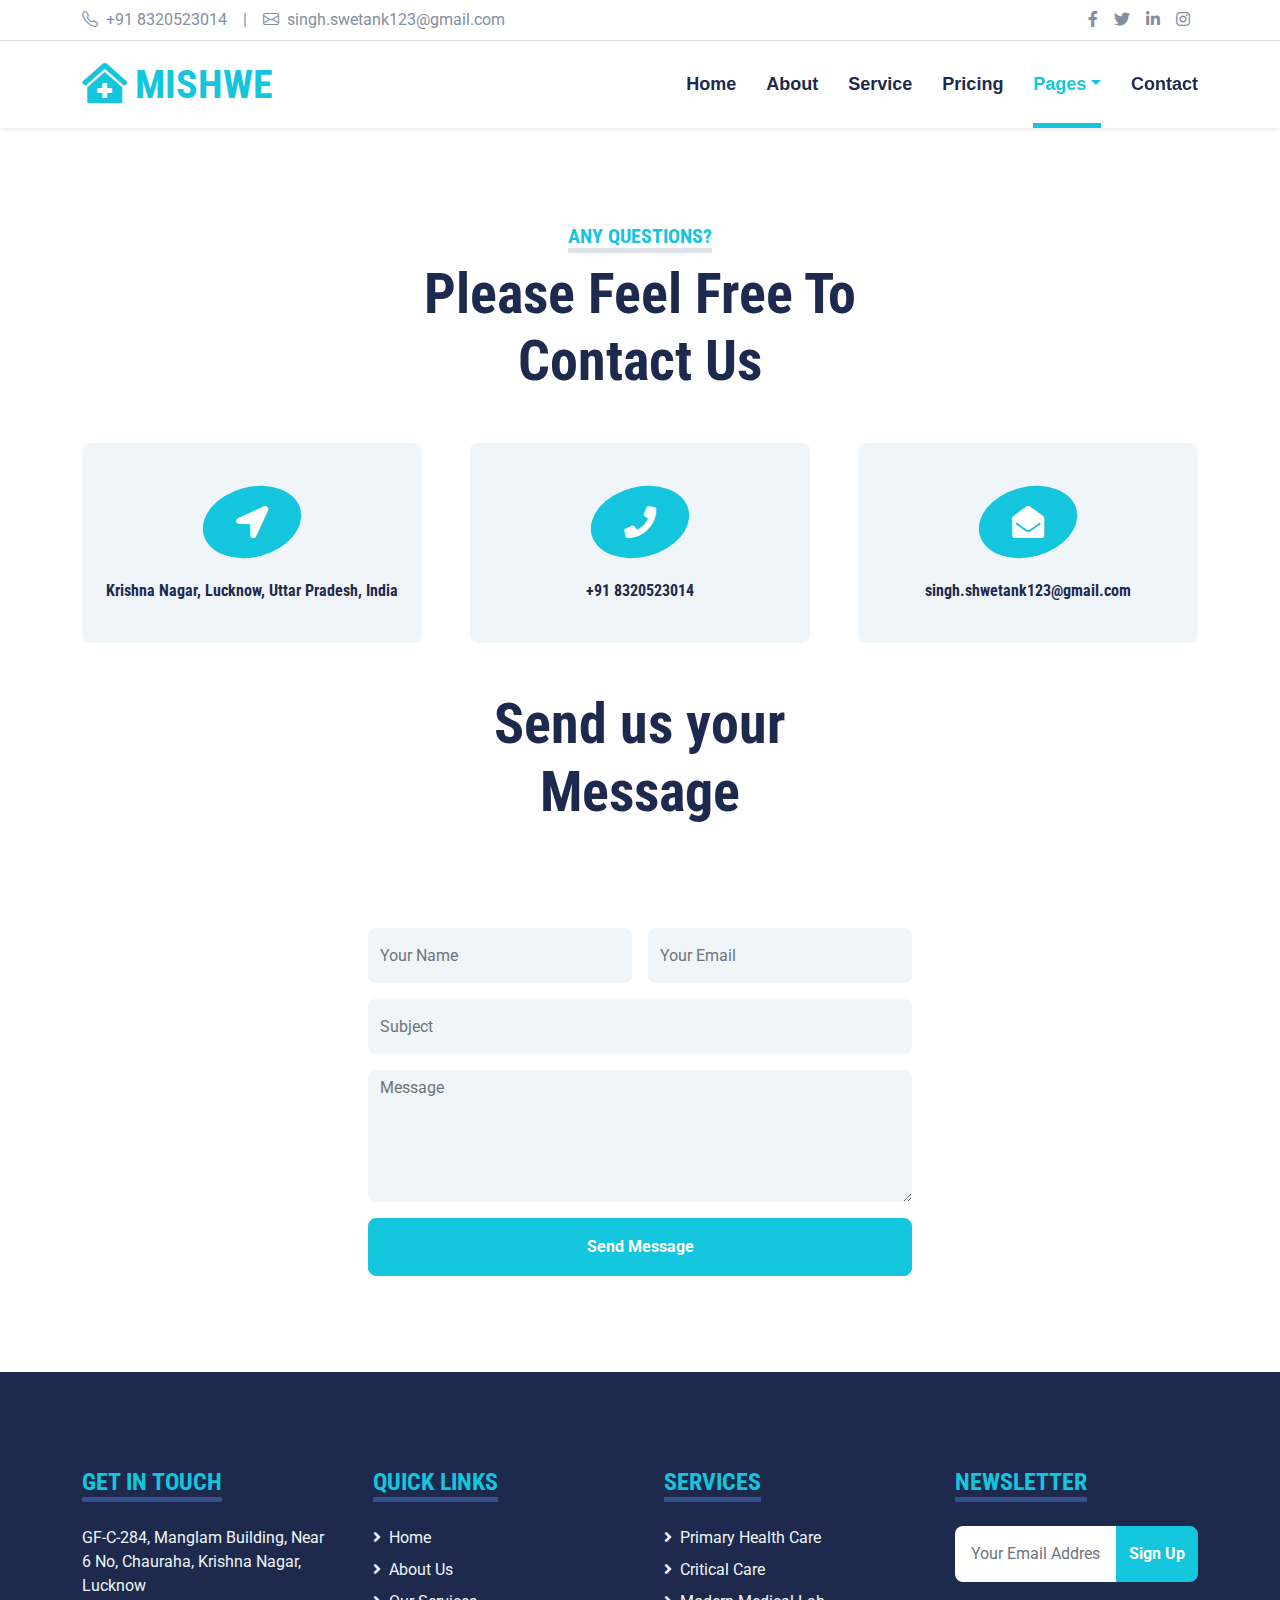
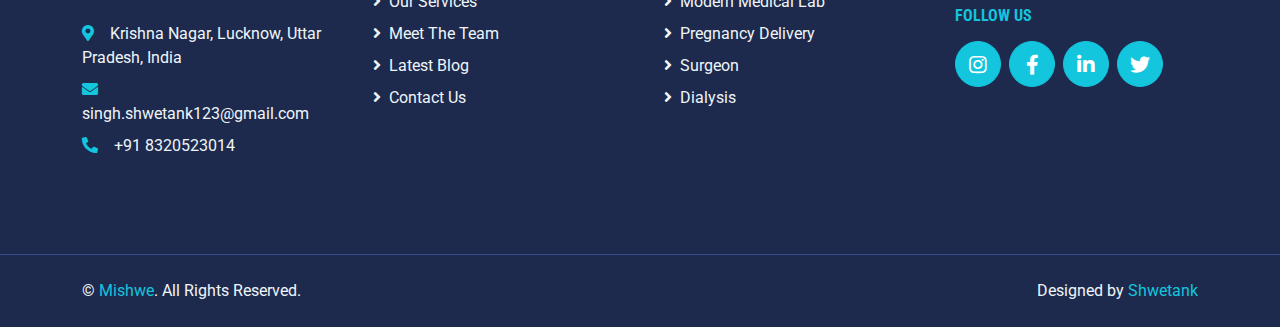
<file: contact.html>
<!DOCTYPE html>
<html lang="en">

<head>
    <meta charset="utf-8">
    <title>Mishwe Hospital</title>
    <meta content="width=device-width, initial-scale=1.0" name="viewport">
    <meta content="Free HTML Templates" name="keywords">
    <meta content="Free HTML Templates" name="description">

    <!-- Favicon -->
    <link href="img/favicon.ico" rel="icon">

    <!-- Google Web Fonts -->
    <link rel="preconnect" href="https://fonts.gstatic.com">
    <link href="https://fonts.googleapis.com/css2?family=Roboto+Condensed:wght@400;700&family=Roboto:wght@400;700&display=swap" rel="stylesheet">  

    <!-- Icon Font Stylesheet -->
    <link href="https://cdnjs.cloudflare.com/ajax/libs/font-awesome/5.15.0/css/all.min.css" rel="stylesheet">
    <link href="https://cdn.jsdelivr.net/npm/bootstrap-icons@1.4.1/font/bootstrap-icons.css" rel="stylesheet">

    <!-- Libraries Stylesheet -->
    <link href="lib/owlcarousel/assets/owl.carousel.min.css" rel="stylesheet">
    <link href="lib/tempusdominus/css/tempusdominus-bootstrap-4.min.css" rel="stylesheet" />

    <!-- Customized Bootstrap Stylesheet -->
    <link href="css/bootstrap.min.css" rel="stylesheet">

    <!-- Template Stylesheet -->
    <link href="css/style.css" rel="stylesheet">
</head>

<body>
    <!-- Topbar Start -->
    <div class="container-fluid py-2 border-bottom d-none d-lg-block">
        <div class="container">
            <div class="row">
                <div class="col-md-6 text-center text-lg-start mb-2 mb-lg-0">
                    <div class="d-inline-flex align-items-center">
                        <a class="text-decoration-none text-body pe-3" href=""><i class="bi bi-telephone me-2"></i>+91 8320523014</a>
                        <span class="text-body">|</span>
                        <a class="text-decoration-none text-body px-3" href=""><i class="bi bi-envelope me-2"></i>singh.swetank123@gmail.com</a>
                    </div>
                </div>
                <div class="col-md-6 text-center text-lg-end">
                    <div class="d-inline-flex align-items-center">
                        <a class="text-body px-2" href="https://www.facebook.com/">
                            <i class="fab fa-facebook-f"></i>
                        </a>
                        <a class="text-body px-2" href="https://www.twitter.com/">
                            <i class="fab fa-twitter"></i>
                        </a>
                        <a class="text-body px-2" href="https://www.linkedin.com/in/shwetank-singh-a9754623b">
                            <i class="fab fa-linkedin-in"></i>
                        </a>
                        <a class="text-body px-2" href="https://instagram.com/shwetank_08120?igshid=MzNlNGNkZWQ4Mg==">
                            <i class="fab fa-instagram"></i>
                        </a>
                    </div>
                </div>
            </div>
        </div>
    </div>
    <!-- Topbar End -->


    <!-- Navbar Start -->
    <div class="container-fluid sticky-top bg-white shadow-sm mb-5">
        <div class="container">
            <nav class="navbar navbar-expand-lg bg-white navbar-light py-3 py-lg-0">
                <a href="index.html" class="navbar-brand">
                    <h1 class="m-0 text-uppercase text-primary"><i class="fa fa-clinic-medical me-2"></i>Mishwe</h1>
                </a>
                <button class="navbar-toggler" type="button" data-bs-toggle="collapse" data-bs-target="#navbarCollapse">
                    <span class="navbar-toggler-icon"></span>
                </button>
                <div class="collapse navbar-collapse" id="navbarCollapse">
                    <div class="navbar-nav ms-auto py-0">
                        <a href="index.html" class="nav-item nav-link">Home</a>
                        <a href="about.html" class="nav-item nav-link">About</a>
                        <a href="service.html" class="nav-item nav-link">Service</a>
                        <a href="price.html" class="nav-item nav-link">Pricing</a>
                        <div class="nav-item dropdown">
                            <a href="#" class="nav-link dropdown-toggle active" data-bs-toggle="dropdown">Pages</a>
                            <div class="dropdown-menu m-0">
                                <a href="blog.html" class="dropdown-item">Blog Grid</a>
                                <a href="detail.html" class="dropdown-item">Blog Detail</a>
                                <a href="team.html" class="dropdown-item">The Team</a>
                                <a href="testimonial.html" class="dropdown-item">Testimonial</a>
                                <a href="appointment.html" class="dropdown-item active">Appointment</a>
                                <a href="search.html" class="dropdown-item">Search</a>
                            </div>
                        </div>
                        <a href="contact.html" class="nav-item nav-link">Contact</a>
                    </div>
                </div>
            </nav>
        </div>
    </div>
    <!-- Navbar End -->


    <!-- Contact Start -->
    <div class="container-fluid pt-5">
        <div class="container">
            <div class="text-center mx-auto mb-5" style="max-width: 500px;">
                <h5 class="d-inline-block text-primary text-uppercase border-bottom border-5">Any Questions?</h5>
                <h1 class="display-4">Please Feel Free To Contact Us</h1>
            </div>
            <div class="row g-5 mb-5">
                <div class="col-lg-4">
                    <div class="bg-light rounded d-flex flex-column align-items-center justify-content-center text-center" style="height: 200px;">
                        <div class="d-flex align-items-center justify-content-center bg-primary rounded-circle mb-4" style="width: 100px; height: 70px; transform: rotate(-15deg);">
                            <i class="fa fa-2x fa-location-arrow text-white" style="transform: rotate(15deg);"></i>
                        </div>
                        <h6 class="mb-0">Krishna Nagar, Lucknow, Uttar Pradesh, India</h6>
                    </div>
                </div>
                <div class="col-lg-4">
                    <div class="bg-light rounded d-flex flex-column align-items-center justify-content-center text-center" style="height: 200px;">
                        <div class="d-flex align-items-center justify-content-center bg-primary rounded-circle mb-4" style="width: 100px; height: 70px; transform: rotate(-15deg);">
                            <i class="fa fa-2x fa-phone text-white" style="transform: rotate(15deg);"></i>
                        </div>
                        <h6 class="mb-0">+91 8320523014</h6>
                    </div>
                </div>
                <div class="col-lg-4">
                    <div class="bg-light rounded d-flex flex-column align-items-center justify-content-center text-center" style="height: 200px;">
                        <div class="d-flex align-items-center justify-content-center bg-primary rounded-circle mb-4" style="width: 100px; height: 70px; transform: rotate(-15deg);">
                            <i class="fa fa-2x fa-envelope-open text-white" style="transform: rotate(15deg);"></i>
                        </div>
                        <h6 class="mb-0">singh.shwetank123@gmail.com</h6>
                    </div>
                </div>
            </div>
            
            <div class="text-center mx-auto mb-5" style="max-width: 500px;">
                <h1 class="display-4">Send us your Message <br><br><br></h1>
            </div><br>
            <div class="row justify-content-center position-relative" style="margin-top: -200px; z-index: 1;">
                <div class="col-lg-8">
                    <div class="bg-white rounded p-5 m-5 mb-0">
                        <form>
                            <div class="row g-3">
                                <div class="col-12 col-sm-6">
                                    <input type="text" class="form-control bg-light border-0" placeholder="Your Name" style="height: 55px;">
                                </div>
                                <div class="col-12 col-sm-6">
                                    <input type="email" class="form-control bg-light border-0" placeholder="Your Email" style="height: 55px;">
                                </div>
                                <div class="col-12">
                                    <input type="text" class="form-control bg-light border-0" placeholder="Subject" style="height: 55px;">
                                </div>
                                <div class="col-12">
                                    <textarea class="form-control bg-light border-0" rows="5" placeholder="Message"></textarea>
                                </div>
                                <div class="col-12">
                                    <button class="btn btn-primary w-100 py-3" type="submit">Send Message</button>
                                </div>
                            </div>
                        </form>
                    </div>
                </div>
            </div>
        </div>
    </div>
    <!-- Contact End -->


    <!-- Footer Start -->
    <div class="container-fluid bg-dark text-light mt-5 py-5">
        <div class="container py-5">
            <div class="row g-5">
                <div class="col-lg-3 col-md-6">
                    <h4 class="d-inline-block text-primary text-uppercase border-bottom border-5 border-secondary mb-4">Get In Touch</h4>
                    <p class="mb-4">GF-C-284, Manglam Building, Near 6 No, Chauraha, Krishna Nagar, Lucknow</p>
                    <p class="mb-2"><i class="fa fa-map-marker-alt text-primary me-3"></i>Krishna Nagar, Lucknow, Uttar Pradesh, India</p>
                    <p class="mb-2"><i class="fa fa-envelope text-primary me-3"></i>singh.shwetank123@gmail.com</p>
                    <p class="mb-0"><i class="fa fa-phone-alt text-primary me-3"></i>+91 8320523014</p>
                </div>
                <div class="col-lg-3 col-md-6">
                    <h4 class="d-inline-block text-primary text-uppercase border-bottom border-5 border-secondary mb-4">Quick Links</h4>
                    <div class="d-flex flex-column justify-content-start">
                        <a class="text-light mb-2" href="#"><i class="fa fa-angle-right me-2"></i>Home</a>
                        <a class="text-light mb-2" href="#"><i class="fa fa-angle-right me-2"></i>About Us</a>
                        <a class="text-light mb-2" href="#"><i class="fa fa-angle-right me-2"></i>Our Services</a>
                        <a class="text-light mb-2" href="#"><i class="fa fa-angle-right me-2"></i>Meet The Team</a>
                        <a class="text-light mb-2" href="#"><i class="fa fa-angle-right me-2"></i>Latest Blog</a>
                        <a class="text-light" href="#"><i class="fa fa-angle-right me-2"></i>Contact Us</a>
                    </div>
                </div>
                <div class="col-lg-3 col-md-6">
                    <h4 class="d-inline-block text-primary text-uppercase border-bottom border-5 border-secondary mb-4">Services</h4>
                    <div class="d-flex flex-column justify-content-start">
                        <a class="text-light mb-2" href="#"><i class="fa fa-angle-right me-2"></i>Primary Health Care</a>
                        <a class="text-light mb-2" href="#"><i class="fa fa-angle-right me-2"></i>Critical Care</a>
                        <a class="text-light mb-2" href="#"><i class="fa fa-angle-right me-2"></i>Modern Medical Lab</a>
                        <a class="text-light mb-2" href="#"><i class="fa fa-angle-right me-2"></i>Pregnancy Delivery</a>
                        <a class="text-light mb-2" href="#"><i class="fa fa-angle-right me-2"></i>Surgeon</a>
                        <a class="text-light" href="#"><i class="fa fa-angle-right me-2"></i>Dialysis</a>
                    </div>
                </div>
                <div class="col-lg-3 col-md-6">
                    <h4 class="d-inline-block text-primary text-uppercase border-bottom border-5 border-secondary mb-4">Newsletter</h4>
                    <form action="">
                        <div class="input-group">
                            <input type="text" class="form-control p-3 border-0" placeholder="Your Email Address">
                            <button class="btn btn-primary">Sign Up</button>
                        </div>
                    </form>
                    <h6 class="text-primary text-uppercase mt-4 mb-3">Follow Us</h6>
                    <div class="d-flex">
                        <a class="btn btn-lg btn-primary btn-lg-square rounded-circle me-2" href="https://instagram.com/shwetank_08120?igshid=MzNlNGNkZWQ4Mg=="><i class="fab fa-instagram"></i></a>
                        <a class="btn btn-lg btn-primary btn-lg-square rounded-circle me-2" href="https://www.facebook.com/"><i class="fab fa-facebook-f"></i></a>
                        <a class="btn btn-lg btn-primary btn-lg-square rounded-circle me-2" href="https://www.linkedin.com/in/shwetank-singh-a9754623b"><i class="fab fa-linkedin-in"></i></a>
                        <a class="btn btn-lg btn-primary btn-lg-square rounded-circle" href="https://www.twitter.com/"><i class="fab fa-twitter"></i></a>
                    </div>
                </div>
            </div>
        </div>
    </div>
    <div class="container-fluid bg-dark text-light border-top border-secondary py-4">
        <div class="container">
            <div class="row g-5">
                <div class="col-md-6 text-center text-md-start">
                    <p class="mb-md-0">&copy; <a class="text-primary" href="#">Mishwe</a>. All Rights Reserved.</p>
                </div>
                <div class="col-md-6 text-center text-md-end">
                    <p class="mb-0">Designed by <a class="text-primary" href="https://instagram.com/shwetank_08120?igshid=MzNlNGNkZWQ4Mg==">Shwetank</a></p>
                </div>
            </div>
        </div>
    </div>
    <!-- Footer End -->


    <!-- Back to Top -->
    <a href="#" class="btn btn-lg btn-primary btn-lg-square back-to-top"><i class="bi bi-arrow-up"></i></a>


    <!-- JavaScript Libraries -->
    <script src="https://code.jquery.com/jquery-3.4.1.min.js"></script>
    <script src="https://cdn.jsdelivr.net/npm/bootstrap@5.0.0/dist/js/bootstrap.bundle.min.js"></script>
    <script src="lib/easing/easing.min.js"></script>
    <script src="lib/waypoints/waypoints.min.js"></script>
    <script src="lib/owlcarousel/owl.carousel.min.js"></script>
    <script src="lib/tempusdominus/js/moment.min.js"></script>
    <script src="lib/tempusdominus/js/moment-timezone.min.js"></script>
    <script src="lib/tempusdominus/js/tempusdominus-bootstrap-4.min.js"></script>

    <!-- Template Javascript -->
    <script src="js/main.js"></script>
</body>

</html>
</file>
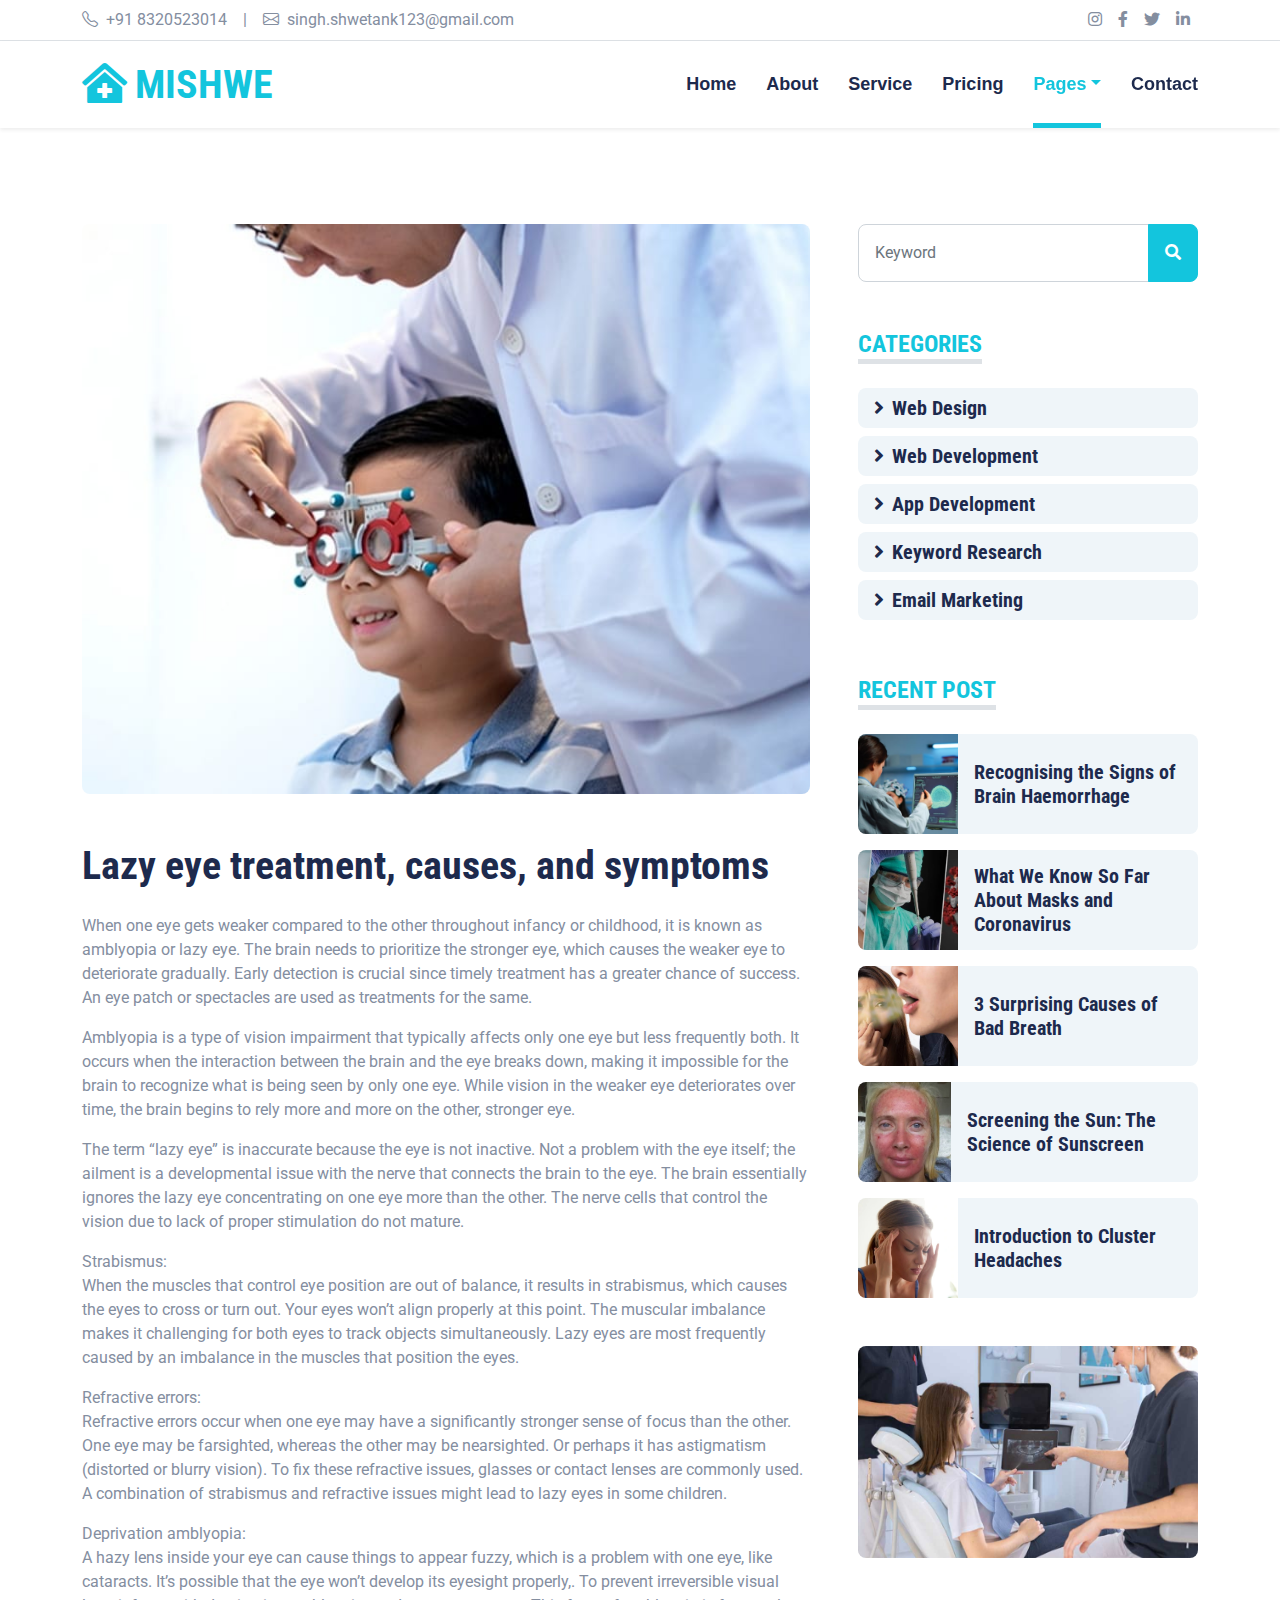
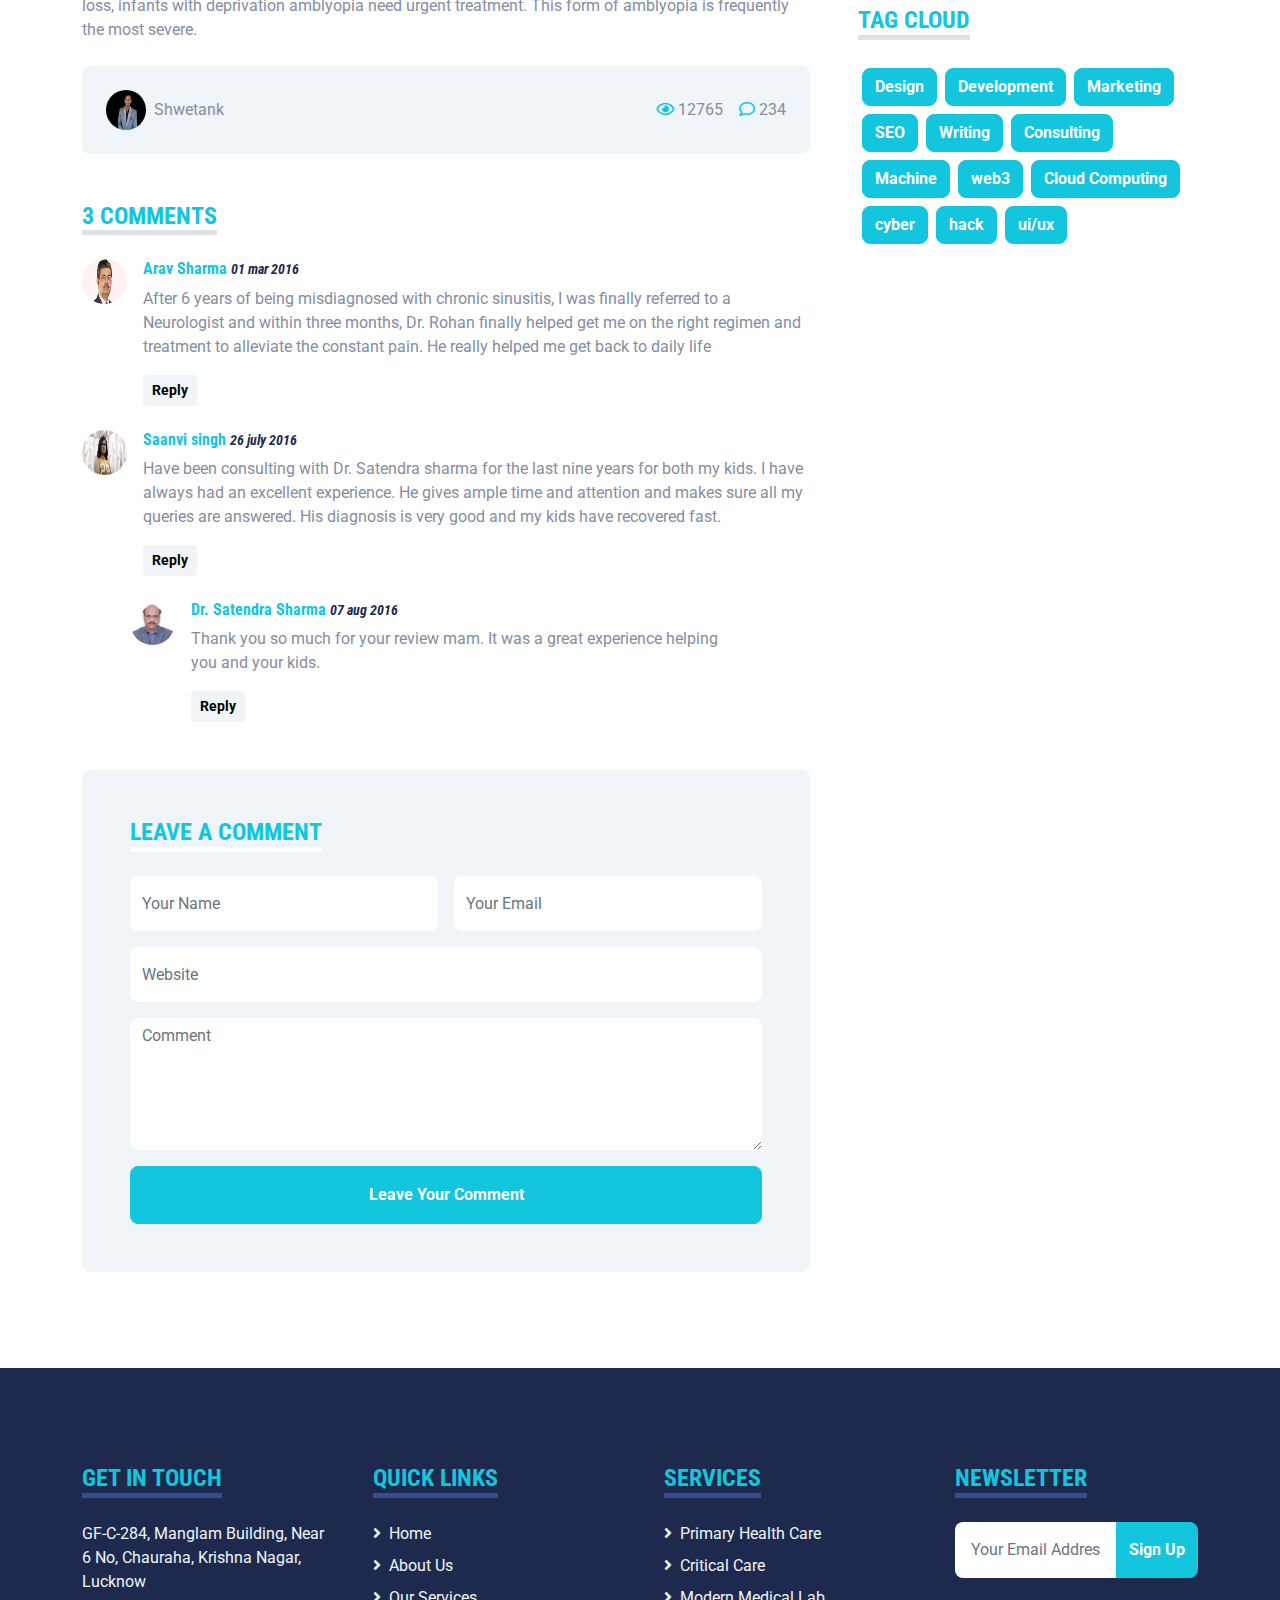
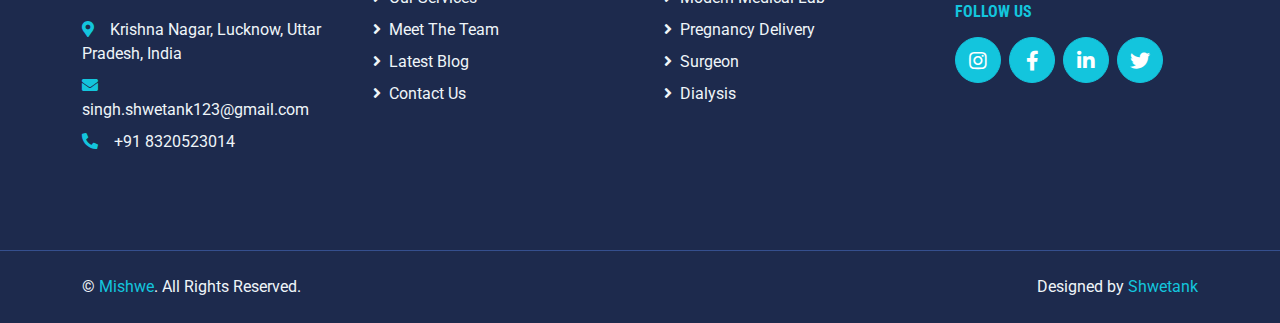
<file: detail.html>
<!DOCTYPE html>
<html lang="en">

<head>
    <meta charset="utf-8">
    <title>Mishwe hospital</title>
    <meta content="width=device-width, initial-scale=1.0" name="viewport">
    <meta content="Free HTML Templates" name="keywords">
    <meta content="Free HTML Templates" name="description">

    <!-- Favicon -->
    <link href="img/favicon.ico" rel="icon">

    <!-- Google Web Fonts -->
    <link rel="preconnect" href="https://fonts.gstatic.com">
    <link href="https://fonts.googleapis.com/css2?family=Roboto+Condensed:wght@400;700&family=Roboto:wght@400;700&display=swap" rel="stylesheet">  

    <!-- Icon Font Stylesheet -->
    <link href="https://cdnjs.cloudflare.com/ajax/libs/font-awesome/5.15.0/css/all.min.css" rel="stylesheet">
    <link href="https://cdn.jsdelivr.net/npm/bootstrap-icons@1.4.1/font/bootstrap-icons.css" rel="stylesheet">

    <!-- Libraries Stylesheet -->
    <link href="lib/owlcarousel/assets/owl.carousel.min.css" rel="stylesheet">
    <link href="lib/tempusdominus/css/tempusdominus-bootstrap-4.min.css" rel="stylesheet" />

    <!-- Customized Bootstrap Stylesheet -->
    <link href="css/bootstrap.min.css" rel="stylesheet">

    <!-- Template Stylesheet -->
    <link href="css/style.css" rel="stylesheet">
</head>

<body>
    <!-- Topbar Start -->
    <div class="container-fluid py-2 border-bottom d-none d-lg-block">
        <div class="container">
            <div class="row">
                <div class="col-md-6 text-center text-lg-start mb-2 mb-lg-0">
                    <div class="d-inline-flex align-items-center">
                        <a class="text-decoration-none text-body pe-3" href=""><i class="bi bi-telephone me-2"></i>+91 8320523014</a>
                        <span class="text-body">|</span>
                        <a class="text-decoration-none text-body px-3" href=""><i class="bi bi-envelope me-2"></i>singh.shwetank123@gmail.com</a>
                    </div>
                </div>
                <div class="col-md-6 text-center text-lg-end">
                    <div class="d-inline-flex align-items-center">
                        <a class="text-body px-2" href="https://instagram.com/shwetank_08120?igshid=MzNlNGNkZWQ4Mg==">
                            <i class="fab fa-instagram"></i>
                        </a>
                        <a class="text-body px-2" href="https://www.facebook.com/">
                            <i class="fab fa-facebook-f"></i>
                        </a>
                        <a class="text-body px-2" href="https://www.twitter.com/">
                            <i class="fab fa-twitter"></i>
                        </a>
                        <a class="text-body px-2" href="https://www.linkedin.com/in/shwetank-singh-a9754623b">
                            <i class="fab fa-linkedin-in"></i>
                        </a>
                        
                    </div>
                </div>
            </div>
        </div>
    </div>
    <!-- Topbar End -->


    <!-- Navbar Start -->
    <div class="container-fluid sticky-top bg-white shadow-sm mb-5">
        <div class="container">
            <nav class="navbar navbar-expand-lg bg-white navbar-light py-3 py-lg-0">
                <a href="index.html" class="navbar-brand">
                    <h1 class="m-0 text-uppercase text-primary"><i class="fa fa-clinic-medical me-2"></i>Mishwe</h1>
                </a>
                <button class="navbar-toggler" type="button" data-bs-toggle="collapse" data-bs-target="#navbarCollapse">
                    <span class="navbar-toggler-icon"></span>
                </button>
                <div class="collapse navbar-collapse" id="navbarCollapse">
                    <div class="navbar-nav ms-auto py-0">
                        <a href="index.html" class="nav-item nav-link">Home</a>
                        <a href="about.html" class="nav-item nav-link">About</a>
                        <a href="service.html" class="nav-item nav-link">Service</a>
                        <a href="price.html" class="nav-item nav-link">Pricing</a>
                        <div class="nav-item dropdown">
                            <a href="#" class="nav-link dropdown-toggle active" data-bs-toggle="dropdown">Pages</a>
                            <div class="dropdown-menu m-0">
                                <a href="blog.html" class="dropdown-item">Blog Grid</a>
                                <a href="detail.html" class="dropdown-item active">Blog Detail</a>
                                <a href="team.html" class="dropdown-item">The Team</a>
                                <a href="testimonial.html" class="dropdown-item">Testimonial</a>
                                <a href="appointment.html" class="dropdown-item">Appointment</a>
                                <a href="search.html" class="dropdown-item">Search</a>
                            </div>
                        </div>
                        <a href="contact.html" class="nav-item nav-link">Contact</a>
                    </div>
                </div>
            </nav>
        </div>
    </div>
    <!-- Navbar End -->


    <!-- Blog Start -->
    <div class="container py-5">
        <div class="row g-5">
            <div class="col-lg-8">
                <!-- Blog Detail Start -->
                <div class="mb-5">
                    <img class="img-fluid w-100 rounded mb-5" src="img/blog-10.jpg" alt="">
                    <h1 class="mb-4">Lazy eye treatment, causes, and symptoms</h1>
                    <p>When one eye gets weaker compared to the other throughout infancy or childhood, it is known as amblyopia or lazy eye. The brain needs to prioritize the stronger eye, which causes the weaker eye to deteriorate gradually. Early detection is crucial since timely treatment has a greater chance of success. An eye patch or spectacles are used as treatments for the same.
                    </p>
                    <p>Amblyopia is a type of vision impairment that typically affects only one eye but less frequently both. It occurs when the interaction between the brain and the eye breaks down, making it impossible for the brain to recognize what is being seen by only one eye. While vision in the weaker eye deteriorates over time, the brain begins to rely more and more on the other, stronger eye.
                    </p>
                    <p>The term “lazy eye” is inaccurate because the eye is not inactive. Not a problem with the eye itself; the ailment is a developmental issue with the nerve that connects the brain to the eye. The brain essentially ignores the lazy eye concentrating on one eye more than the other. The nerve cells that control the vision due to lack of proper stimulation do not mature.
                    </p>
                    <p>Strabismus: <br>
                        When the muscles that control eye position are out of balance, it results in strabismus, which causes the eyes to cross or turn out. Your eyes won’t align properly at this point. The muscular imbalance makes it challenging for both eyes to track objects simultaneously. Lazy eyes are most frequently caused by an imbalance in the muscles that position the eyes.
                        </p>
                    <p>Refractive errors: <br>
                        Refractive errors occur when one eye may have a significantly stronger sense of focus than the other. One eye may be farsighted, whereas the other may be nearsighted. Or perhaps it has astigmatism (distorted or blurry vision). To fix these refractive issues, glasses or contact lenses are commonly used. A combination of strabismus and refractive issues might lead to lazy eyes in some children.
                        </p>
                    <p>Deprivation amblyopia: <br>
                        A hazy lens inside your eye can cause things to appear fuzzy, which is a problem with one eye, like cataracts. It’s possible that the eye won’t develop its eyesight properly,. To prevent irreversible visual loss, infants with deprivation amblyopia need urgent treatment. This form of amblyopia is frequently the most severe.
                        </p>
                    <div class="d-flex justify-content-between bg-light rounded p-4 mt-4 mb-4">
                        <div class="d-flex align-items-center">
                            <img class="rounded-circle me-2" src="img/user.jpg" width="40" height="40" alt="">
                            <span>Shwetank</span>
                        </div>
                        <div class="d-flex align-items-center">
                            <span class="ms-3"><i class="far fa-eye text-primary me-1"></i>12765</span>
                            <span class="ms-3"><i class="far fa-comment text-primary me-1"></i>234</span>
                        </div>
                    </div>
                </div>
                <!-- Blog Detail End -->

                <!-- Comment List Start -->
                <div class="mb-5">
                    <h4 class="d-inline-block text-primary text-uppercase border-bottom border-5 mb-4">3 Comments</h4>
                    <div class="d-flex mb-4">
                        <img src="img/user-2.jpg" class="img-fluid rounded-circle" style="width: 45px; height: 45px;">
                        <div class="ps-3">
                            <h6><a href="">Arav Sharma</a> <small><i>01 mar 2016</i></small></h6>
                            <p>After 6 years of being misdiagnosed with chronic sinusitis, I was finally referred to a Neurologist and within three months, Dr. Rohan finally helped get me on the right regimen and treatment to alleviate the constant pain. He really helped me get back to daily life</p>
                            <button class="btn btn-sm btn-light">Reply</button>
                        </div>
                    </div>
                    <div class="d-flex mb-4">
                        <img src="img/user-3.jpg" class="img-fluid rounded-circle" style="width: 45px; height: 45px;">
                        <div class="ps-3">
                            <h6><a href="">Saanvi singh</a> <small><i>26 july 2016</i></small></h6>
                            <p>Have been consulting with Dr. Satendra sharma for the last nine years for both my kids. I have always had an excellent experience. He gives ample time and attention and makes sure all my queries are answered. His diagnosis is very good and my kids have recovered fast.</p>
                            <button class="btn btn-sm btn-light">Reply</button>
                        </div>
                    </div>
                    <div class="d-flex ms-5 mb-4">
                        <img src="img/team-1.jpg" class="img-fluid rounded-circle" style="width: 45px; height: 45px;">
                        <div class="ps-3">
                            <h6><a href="">Dr. Satendra Sharma</a> <small><i>07 aug 2016</i></small></h6>
                            <p>Thank you so much for your review mam. It was a great experience helping you and your kids.</p>
                            <button class="btn btn-sm btn-light">Reply</button>
                        </div>
                    </div>
                </div>
                <!-- Comment List End -->

                <!-- Comment Form Start -->
                <div class="bg-light rounded p-5">
                    <h4 class="d-inline-block text-primary text-uppercase border-bottom border-5 border-white mb-4">Leave a comment</h4>
                    <form>
                        <div class="row g-3">
                            <div class="col-12 col-sm-6">
                                <input type="text" class="form-control bg-white border-0" placeholder="Your Name" style="height: 55px;">
                            </div>
                            <div class="col-12 col-sm-6">
                                <input type="email" class="form-control bg-white border-0" placeholder="Your Email" style="height: 55px;">
                            </div>
                            <div class="col-12">
                                <input type="text" class="form-control bg-white border-0" placeholder="Website" style="height: 55px;">
                            </div>
                            <div class="col-12">
                                <textarea class="form-control bg-white border-0" rows="5" placeholder="Comment"></textarea>
                            </div>
                            <div class="col-12">
                                <button class="btn btn-primary w-100 py-3" type="submit">Leave Your Comment</button>
                            </div>
                        </div>
                    </form>
                </div>
                <!-- Comment Form End -->
            </div>

            <!-- Sidebar Start -->
            <div class="col-lg-4">
                <!-- Search Form Start -->
                <div class="mb-5">
                    <div class="input-group">
                        <input type="text" class="form-control p-3" placeholder="Keyword">
                        <button class="btn btn-primary px-3"><i class="fa fa-search"></i></button>
                    </div>
                </div>
                <!-- Search Form End -->

                <!-- Category Start -->
                <div class="mb-5">
                    <h4 class="d-inline-block text-primary text-uppercase border-bottom border-5 mb-4">Categories</h4>
                    <div class="d-flex flex-column justify-content-start">
                        <a class="h5 bg-light rounded py-2 px-3 mb-2" href="https://en.m.wikipedia.org/wiki/Web_design"><i class="fa fa-angle-right me-2"></i>Web Design</a>
                        <a class="h5 bg-light rounded py-2 px-3 mb-2" href="https://en.m.wikipedia.org/wiki/Web_development"><i class="fa fa-angle-right me-2"></i>Web Development</a>
                        <a class="h5 bg-light rounded py-2 px-3 mb-2" href="https://en.m.wikipedia.org/wiki/Mobile_app_development"><i class="fa fa-angle-right me-2"></i>App Development</a>
                        <a class="h5 bg-light rounded py-2 px-3 mb-2" href="https://en.m.wikipedia.org/wiki/Keyword_research"><i class="fa fa-angle-right me-2"></i>Keyword Research</a>
                        <a class="h5 bg-light rounded py-2 px-3 mb-2" href="https://en.m.wikipedia.org/wiki/Email_marketing"><i class="fa fa-angle-right me-2"></i>Email Marketing</a>
                    </div>
                </div>
                <!-- Category End -->

                <!-- Recent Post Start -->
                <div class="mb-5">
                    <h4 class="d-inline-block text-primary text-uppercase border-bottom border-5 mb-4">Recent Post</h4>
                    <div class="d-flex rounded overflow-hidden mb-3">
                        <img class="img-fluid" src="img/blog-9.jpg" style="width: 100px; height: 100px; object-fit: cover;" alt="">
                        <a href="" class="h5 d-flex align-items-center bg-light px-3 mb-0">Recognising the Signs of Brain Haemorrhage
                        </a>
                    </div>
                    <div class="d-flex rounded overflow-hidden mb-3">
                        <img class="img-fluid" src="img/blog-8.jpg" style="width: 100px; height: 100px; object-fit: cover;" alt="">
                        <a href="" class="h5 d-flex align-items-center bg-light px-3 mb-0">What We Know So Far About Masks and Coronavirus
                        </a>
                    </div>
                    <div class="d-flex rounded overflow-hidden mb-3">
                        <img class="img-fluid" src="img/blog-7.jpg" style="width: 100px; height: 100px; object-fit: cover;" alt="">
                        <a href="" class="h5 d-flex align-items-center bg-light px-3 mb-0">3 Surprising Causes of Bad Breath
                        </a>
                    </div>
                    <div class="d-flex rounded overflow-hidden mb-3">
                        <img class="img-fluid" src="img/blog-6.jpg" style="width: 100px; height: 100px; object-fit: cover;" alt="">
                        <a href="" class="h5 d-flex align-items-center bg-light px-3 mb-0">Screening the Sun: The Science of Sunscreen
                        </a>
                    </div>
                    <div class="d-flex rounded overflow-hidden mb-3">
                        <img class="img-fluid" src="img/blog-5.jpg" style="width: 100px; height: 100px; object-fit: cover;" alt="">
                        <a href="" class="h5 d-flex align-items-center bg-light px-3 mb-0">Introduction to Cluster Headaches
                        </a>
                    </div>
                </div>
                <!-- Recent Post End -->

                <!-- Image Start -->
                <div class="mb-5">
                    <img src="img/blog-1.jpg" alt="" class="img-fluid rounded">
                </div>
                <!-- Image End -->

                <!-- Tags Start -->
                <div class="mb-5">
                    <h4 class="d-inline-block text-primary text-uppercase border-bottom border-5 mb-4">Tag Cloud</h4>
                    <div class="d-flex flex-wrap m-n1">
                        <a href="https://en.wikipedia.org/wiki/Design" class="btn btn-primary m-1">Design</a>
                        <a href="https://en.wikipedia.org/wiki/Development" class="btn btn-primary m-1">Development</a>
                        <a href="https://en.wikipedia.org/wiki/Marketing" class="btn btn-primary m-1">Marketing</a>
                        <a href="https://en.wikipedia.org/wiki/Search_engine_optimization" class="btn btn-primary m-1">SEO</a>
                        <a href="https://en.wikipedia.org/wiki/Writing" class="btn btn-primary m-1">Writing</a>
                        <a href="https://en.wikipedia.org/wiki/Consultant" class="btn btn-primary m-1">Consulting</a>
                        <a href="https://en.wikipedia.org/wiki/Machine" class="btn btn-primary m-1">Machine</a>
                        <a href="https://en.wikipedia.org/wiki/Web3" class="btn btn-primary m-1">web3</a>
                        <a href="https://en.wikipedia.org/wiki/Cloud_computing" class="btn btn-primary m-1">Cloud Computing</a>
                        <a href="https://en.wikipedia.org/wiki/Cyber" class="btn btn-primary m-1">cyber</a>
                        <a href="https://en.wikipedia.org/wiki/Hack" class="btn btn-primary m-1">hack</a>
                        <a href="https://en.wikipedia.org/wiki/User_experience_design" class="btn btn-primary m-1">ui/ux</a>
                    </div>
                </div>
                <!-- Tags End -->

            </div>
            <!-- Sidebar End -->
        </div>
    </div>
    <!-- Blog End -->


    <!-- Footer Start -->
    <div class="container-fluid bg-dark text-light mt-5 py-5">
        <div class="container py-5">
            <div class="row g-5">
                <div class="col-lg-3 col-md-6">
                    <h4 class="d-inline-block text-primary text-uppercase border-bottom border-5 border-secondary mb-4">Get In Touch</h4>
                    <p class="mb-4">GF-C-284, Manglam Building, Near 6 No, Chauraha, Krishna Nagar, Lucknow</p>
                    <p class="mb-2"><i class="fa fa-map-marker-alt text-primary me-3"></i>Krishna Nagar, Lucknow, Uttar Pradesh, India</p>
                    <p class="mb-2"><i class="fa fa-envelope text-primary me-3"></i>singh.shwetank123@gmail.com</p>
                    <p class="mb-0"><i class="fa fa-phone-alt text-primary me-3"></i>+91 8320523014</p>
                </div>
                <div class="col-lg-3 col-md-6">
                    <h4 class="d-inline-block text-primary text-uppercase border-bottom border-5 border-secondary mb-4">Quick Links</h4>
                    <div class="d-flex flex-column justify-content-start">
                        <a class="text-light mb-2" href="#"><i class="fa fa-angle-right me-2"></i>Home</a>
                        <a class="text-light mb-2" href="#"><i class="fa fa-angle-right me-2"></i>About Us</a>
                        <a class="text-light mb-2" href="#"><i class="fa fa-angle-right me-2"></i>Our Services</a>
                        <a class="text-light mb-2" href="#"><i class="fa fa-angle-right me-2"></i>Meet The Team</a>
                        <a class="text-light mb-2" href="#"><i class="fa fa-angle-right me-2"></i>Latest Blog</a>
                        <a class="text-light" href="#"><i class="fa fa-angle-right me-2"></i>Contact Us</a>
                    </div>
                </div>
                <div class="col-lg-3 col-md-6">
                    <h4 class="d-inline-block text-primary text-uppercase border-bottom border-5 border-secondary mb-4">Services</h4>
                    <div class="d-flex flex-column justify-content-start">
                        <a class="text-light mb-2" href="#"><i class="fa fa-angle-right me-2"></i>Primary Health Care</a>
                        <a class="text-light mb-2" href="#"><i class="fa fa-angle-right me-2"></i>Critical Care</a>
                        <a class="text-light mb-2" href="#"><i class="fa fa-angle-right me-2"></i>Modern Medical Lab</a>
                        <a class="text-light mb-2" href="#"><i class="fa fa-angle-right me-2"></i>Pregnancy Delivery</a>
                        <a class="text-light mb-2" href="#"><i class="fa fa-angle-right me-2"></i>Surgeon</a>
                        <a class="text-light" href="#"><i class="fa fa-angle-right me-2"></i>Dialysis</a>
                    </div>
                </div>
                <div class="col-lg-3 col-md-6">
                    <h4 class="d-inline-block text-primary text-uppercase border-bottom border-5 border-secondary mb-4">Newsletter</h4>
                    <form action="">
                        <div class="input-group">
                            <input type="text" class="form-control p-3 border-0" placeholder="Your Email Address">
                            <button class="btn btn-primary">Sign Up</button>
                        </div>
                    </form>
                    <h6 class="text-primary text-uppercase mt-4 mb-3">Follow Us</h6>
                    <div class="d-flex">
                        <a class="btn btn-lg btn-primary btn-lg-square rounded-circle me-2" href="https://instagram.com/shwetank_08120?igshid=MzNlNGNkZWQ4Mg=="><i class="fab fa-instagram"></i></a>
                        <a class="btn btn-lg btn-primary btn-lg-square rounded-circle me-2" href="https://www.facebook.com/"><i class="fab fa-facebook-f"></i></a>
                        <a class="btn btn-lg btn-primary btn-lg-square rounded-circle me-2" href="https://www.linkedin.com/in/shwetank-singh-a9754623b"><i class="fab fa-linkedin-in"></i></a>
                        <a class="btn btn-lg btn-primary btn-lg-square rounded-circle" href="https://www.twitter.com/"><i class="fab fa-twitter"></i></a>
                    </div>
                </div>
            </div>
        </div>
    </div>
    <div class="container-fluid bg-dark text-light border-top border-secondary py-4">
        <div class="container">
            <div class="row g-5">
                <div class="col-md-6 text-center text-md-start">
                    <p class="mb-md-0">&copy; <a class="text-primary" href="#">Mishwe</a>. All Rights Reserved.</p>
                </div>
                <div class="col-md-6 text-center text-md-end">
                    <p class="mb-0">Designed by <a class="text-primary" href="https://instagram.com/shwetank_08120?igshid=MzNlNGNkZWQ4Mg==">Shwetank</a></p>
                </div>
            </div>
        </div>
    </div>
    <!-- Footer End -->


    <!-- Back to Top -->
    <a href="#" class="btn btn-lg btn-primary btn-lg-square back-to-top"><i class="bi bi-arrow-up"></i></a>


    <!-- JavaScript Libraries -->
    <script src="https://code.jquery.com/jquery-3.4.1.min.js"></script>
    <script src="https://cdn.jsdelivr.net/npm/bootstrap@5.0.0/dist/js/bootstrap.bundle.min.js"></script>
    <script src="lib/easing/easing.min.js"></script>
    <script src="lib/waypoints/waypoints.min.js"></script>
    <script src="lib/owlcarousel/owl.carousel.min.js"></script>
    <script src="lib/tempusdominus/js/moment.min.js"></script>
    <script src="lib/tempusdominus/js/moment-timezone.min.js"></script>
    <script src="lib/tempusdominus/js/tempusdominus-bootstrap-4.min.js"></script>

    <!-- Template Javascript -->
    <script src="js/main.js"></script>
</body>

</html>
</file>
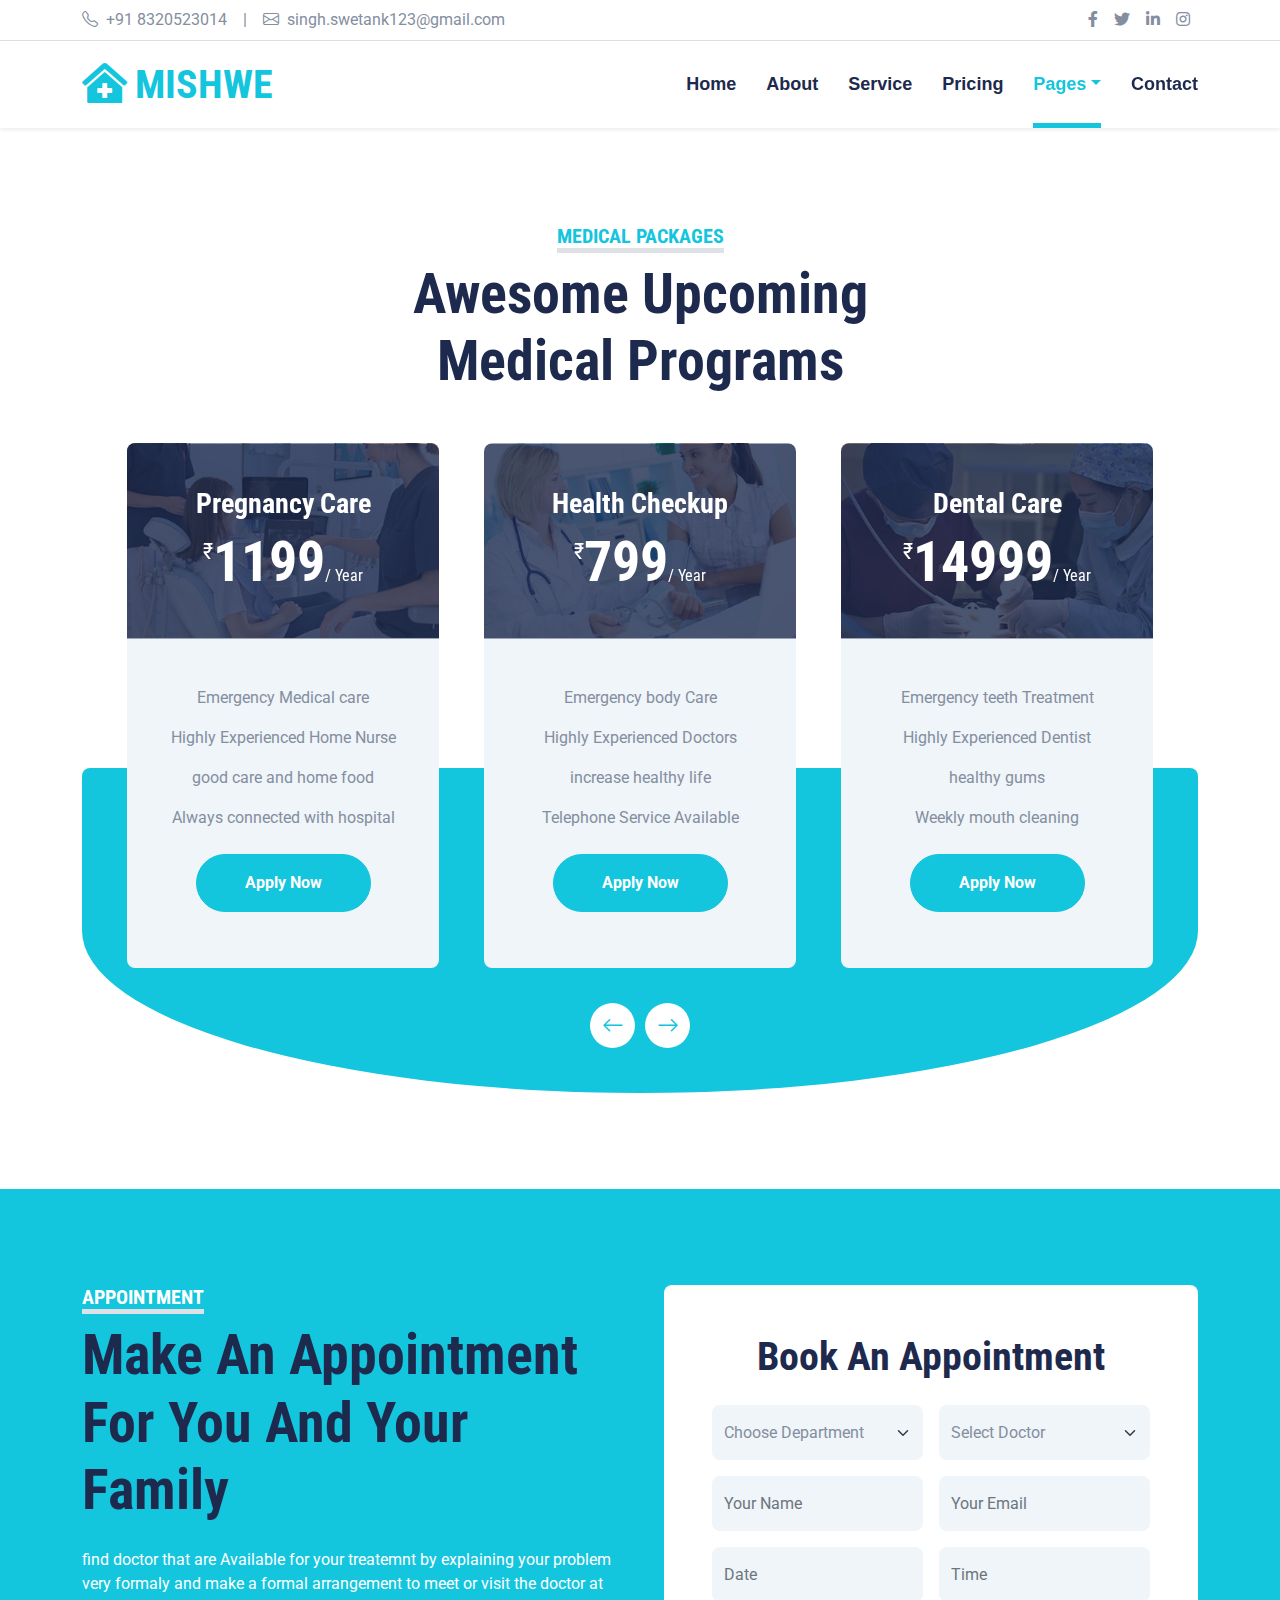
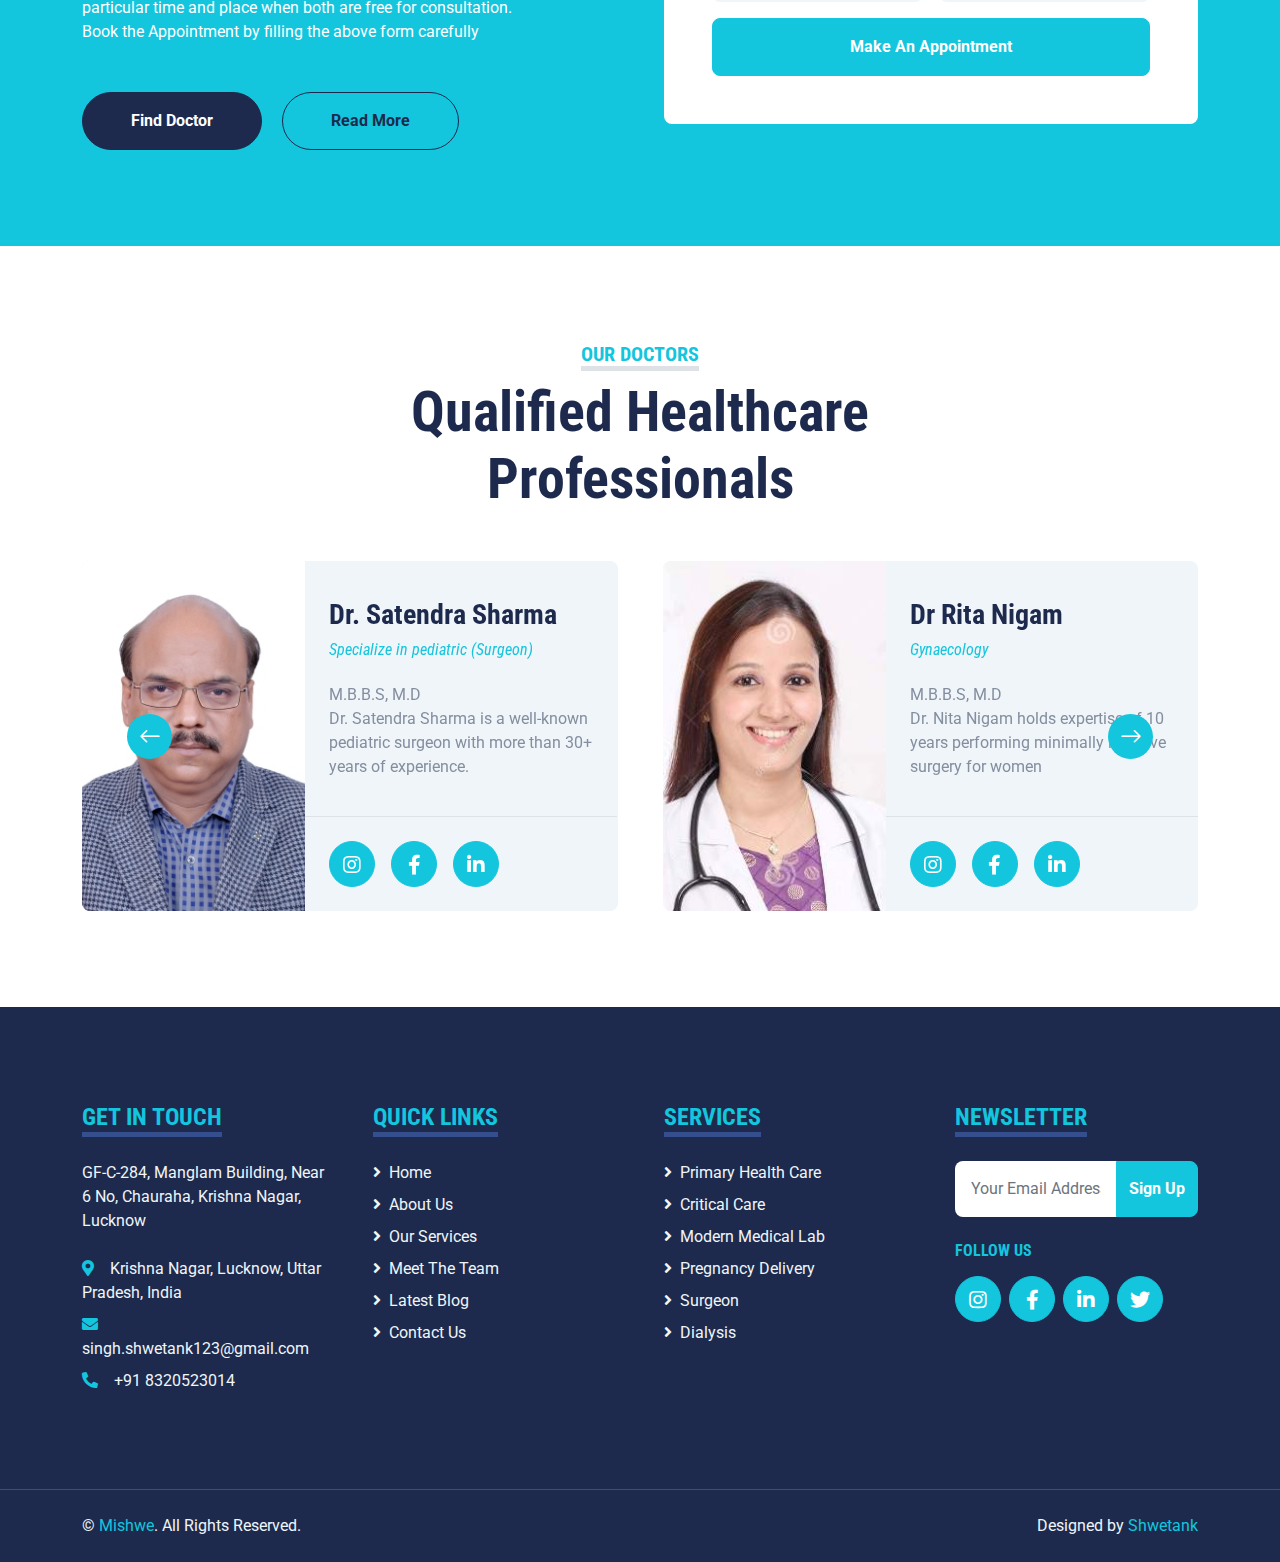
<file: price.html>
<!DOCTYPE html>
<html lang="en">

<head>
    <meta charset="utf-8">
    <title>Mishwe Hospital</title>
    <meta content="width=device-width, initial-scale=1.0" name="viewport">
    <meta content="Free HTML Templates" name="keywords">
    <meta content="Free HTML Templates" name="description">

    <!-- Favicon -->
    <link href="img/favicon.ico" rel="icon">

    <!-- Google Web Fonts -->
    <link rel="preconnect" href="https://fonts.gstatic.com">
    <link href="https://fonts.googleapis.com/css2?family=Roboto+Condensed:wght@400;700&family=Roboto:wght@400;700&display=swap" rel="stylesheet">  

    <!-- Icon Font Stylesheet -->
    <link href="https://cdnjs.cloudflare.com/ajax/libs/font-awesome/5.15.0/css/all.min.css" rel="stylesheet">
    <link href="https://cdn.jsdelivr.net/npm/bootstrap-icons@1.4.1/font/bootstrap-icons.css" rel="stylesheet">

    <!-- Libraries Stylesheet -->
    <link href="lib/owlcarousel/assets/owl.carousel.min.css" rel="stylesheet">
    <link href="lib/tempusdominus/css/tempusdominus-bootstrap-4.min.css" rel="stylesheet" />

    <!-- Customized Bootstrap Stylesheet -->
    <link href="css/bootstrap.min.css" rel="stylesheet">

    <!-- Template Stylesheet -->
    <link href="css/style.css" rel="stylesheet">
</head>

<body>
    <!-- Topbar Start -->
    <div class="container-fluid py-2 border-bottom d-none d-lg-block">
        <div class="container">
            <div class="row">
                <div class="col-md-6 text-center text-lg-start mb-2 mb-lg-0">
                    <div class="d-inline-flex align-items-center">
                        <a class="text-decoration-none text-body pe-3" href=""><i class="bi bi-telephone me-2"></i>+91 8320523014</a>
                        <span class="text-body">|</span>
                        <a class="text-decoration-none text-body px-3" href=""><i class="bi bi-envelope me-2"></i>singh.swetank123@gmail.com</a>
                    </div>
                </div>
                <div class="col-md-6 text-center text-lg-end">
                    <div class="d-inline-flex align-items-center">
                        <a class="text-body px-2" href="https://www.facebook.com/">
                            <i class="fab fa-facebook-f"></i>
                        </a>
                        <a class="text-body px-2" href="https://www.twitter.com/">
                            <i class="fab fa-twitter"></i>
                        </a>
                        <a class="text-body px-2" href="https://www.linkedin.com/in/shwetank-singh-a9754623b">
                            <i class="fab fa-linkedin-in"></i>
                        </a>
                        <a class="text-body px-2" href="https://instagram.com/shwetank_08120?igshid=MzNlNGNkZWQ4Mg==">
                            <i class="fab fa-instagram"></i>
                        </a>
                    </div>
                </div>
            </div>
        </div>
    </div>
    <!-- Topbar End -->


    <!-- Navbar Start -->
    <div class="container-fluid sticky-top bg-white shadow-sm mb-5">
        <div class="container">
            <nav class="navbar navbar-expand-lg bg-white navbar-light py-3 py-lg-0">
                <a href="index.html" class="navbar-brand">
                    <h1 class="m-0 text-uppercase text-primary"><i class="fa fa-clinic-medical me-2"></i>Mishwe</h1>
                </a>
                <button class="navbar-toggler" type="button" data-bs-toggle="collapse" data-bs-target="#navbarCollapse">
                    <span class="navbar-toggler-icon"></span>
                </button>
                <div class="collapse navbar-collapse" id="navbarCollapse">
                    <div class="navbar-nav ms-auto py-0">
                        <a href="index.html" class="nav-item nav-link">Home</a>
                        <a href="about.html" class="nav-item nav-link">About</a>
                        <a href="service.html" class="nav-item nav-link">Service</a>
                        <a href="price.html" class="nav-item nav-link">Pricing</a>
                        <div class="nav-item dropdown">
                            <a href="#" class="nav-link dropdown-toggle active" data-bs-toggle="dropdown">Pages</a>
                            <div class="dropdown-menu m-0">
                                <a href="blog.html" class="dropdown-item">Blog Grid</a>
                                <a href="detail.html" class="dropdown-item">Blog Detail</a>
                                <a href="team.html" class="dropdown-item">The Team</a>
                                <a href="testimonial.html" class="dropdown-item">Testimonial</a>
                                <a href="appointment.html" class="dropdown-item active">Appointment</a>
                                <a href="search.html" class="dropdown-item">Search</a>
                            </div>
                        </div>
                        <a href="contact.html" class="nav-item nav-link">Contact</a>
                    </div>
                </div>
            </nav>
        </div>
    </div>
    <!-- Navbar End -->


    <!-- Pricing Plan Start -->
    <div class="container-fluid py-5">
        <div class="container">
            <div class="text-center mx-auto mb-5" style="max-width: 500px;">
                <h5 class="d-inline-block text-primary text-uppercase border-bottom border-5">Medical Packages</h5>
                <h1 class="display-4">Awesome Upcoming Medical Programs</h1>
            </div>
            <div class="owl-carousel price-carousel position-relative" style="padding: 0 45px 45px 45px;">
                <div class="bg-light rounded text-center">
                    <div class="position-relative">
                        <img class="img-fluid rounded-top" src="img/price-1.jpg" alt="">
                        <div class="position-absolute w-100 h-100 top-50 start-50 translate-middle rounded-top d-flex flex-column align-items-center justify-content-center" style="background: rgba(29, 42, 77, .8);">
                            <h3 class="text-white">Pregnancy Care</h3>
                            <h1 class="display-4 text-white mb-0">
                                <small class="align-top fw-normal" style="font-size: 22px; line-height: 45px;">₹</small>1199<small class="align-bottom fw-normal" style="font-size: 16px; line-height: 40px;">/ Year</small>
                            </h1>
                        </div>
                    </div>
                    <div class="text-center py-5">
                        <p>Emergency Medical care</p>
                        <p>Highly Experienced Home Nurse</p>
                        <p>good care and home food</p>
                        <p>Always connected with hospital</p>
                        <a href="" class="btn btn-primary rounded-pill py-3 px-5 my-2">Apply Now</a>
                    </div>
                </div>
                <div class="bg-light rounded text-center">
                    <div class="position-relative">
                        <img class="img-fluid rounded-top" src="img/price-2.jpg" alt="">
                        <div class="position-absolute w-100 h-100 top-50 start-50 translate-middle rounded-top d-flex flex-column align-items-center justify-content-center" style="background: rgba(29, 42, 77, .8);">
                            <h3 class="text-white">Health Checkup</h3>
                            <h1 class="display-4 text-white mb-0">
                                <small class="align-top fw-normal" style="font-size: 22px; line-height: 45px;">₹</small>799<small class="align-bottom fw-normal" style="font-size: 16px; line-height: 40px;">/ Year</small>
                            </h1>
                        </div>
                    </div>
                    <div class="text-center py-5">
                        <p>Emergency body Care</p>
                        <p>Highly Experienced Doctors</p>
                        <p>increase healthy life</p>
                        <p>Telephone Service Available</p>
                        <a href="" class="btn btn-primary rounded-pill py-3 px-5 my-2">Apply Now</a>
                    </div>
                </div>
                <div class="bg-light rounded text-center">
                    <div class="position-relative">
                        <img class="img-fluid rounded-top" src="img/price-3.jpg" alt="">
                        <div class="position-absolute w-100 h-100 top-50 start-50 translate-middle rounded-top d-flex flex-column align-items-center justify-content-center" style="background: rgba(29, 42, 77, .8);">
                            <h3 class="text-white">Dental Care</h3>
                            <h1 class="display-4 text-white mb-0">
                                <small class="align-top fw-normal" style="font-size: 22px; line-height: 45px;">₹</small>14999<small class="align-bottom fw-normal" style="font-size: 16px; line-height: 40px;">/ Year</small>
                            </h1>
                        </div>
                    </div>
                    <div class="text-center py-5">
                        <p>Emergency teeth Treatment</p>
                        <p>Highly Experienced Dentist</p>
                        <p>healthy gums</p>
                        <p>Weekly mouth cleaning</p>
                        <a href="" class="btn btn-primary rounded-pill py-3 px-5 my-2">Apply Now</a>
                    </div>
                </div>
                <div class="bg-light rounded text-center">
                    <div class="position-relative">
                        <img class="img-fluid rounded-top" src="img/price-4.jpg" alt="">
                        <div class="position-absolute w-100 h-100 top-50 start-50 translate-middle rounded-top d-flex flex-column align-items-center justify-content-center" style="background: rgba(29, 42, 77, .8);">
                            <h3 class="text-white">Operation & Surgery</h3>
                            <h1 class="display-4 text-white mb-0">
                                <small class="align-top fw-normal" style="font-size: 22px; line-height: 45px;">₹</small>24999<small class="align-bottom fw-normal" style="font-size: 16px; line-height: 40px;">/ Year</small>
                            </h1>
                        </div>
                    </div>
                    <div class="text-center py-5">
                        <p>Emergency Medical Treatment</p>
                        <p>Highly Experienced Doctors</p>
                        <p>Highest Success Rate</p>
                        <p>Telephone Service</p>
                        <a href="" class="btn btn-primary rounded-pill py-3 px-5 my-2">Apply Now</a>
                    </div>
                </div>
            </div>
        </div>
    </div>
    <!-- Pricing Plan End -->


    <!-- Appointment Start -->
    <div class="container-fluid bg-primary my-5 py-5">
        <div class="container py-5">
            <div class="row gx-5">
                <div class="col-lg-6 mb-5 mb-lg-0">
                    <div class="mb-4">
                        <h5 class="d-inline-block text-white text-uppercase border-bottom border-5">Appointment</h5>
                        <h1 class="display-4">Make An Appointment For You And Your Family</h1>
                    </div>
                    <p class="text-white mb-5">find doctor that are Available for your treatemnt by explaining your problem very formaly and make a formal arrangement to meet or visit the doctor at particular time and place when both are free for consultation. <br>Book the Appointment by filling the above form carefully</p>
                    <a class="btn btn-dark rounded-pill py-3 px-5 me-3" href="https://www.medindia.net/patients/doctor_search/doctor_list.asp">Find Doctor</a>
                    <a class="btn btn-outline-dark rounded-pill py-3 px-5" href="https://www.askapollo.com/physical-appointment/city/chennai">Read More</a>
                </div>
                <div class="col-lg-6">
                    <div class="bg-white text-center rounded p-5">
                        <h1 class="mb-4">Book An Appointment</h1>
                        <form>
                            <div class="row g-3">
                                <div class="col-12 col-sm-6">
                                    <select class="form-select bg-light border-0" style="height: 55px;">
                                        <option selected>Choose Department</option>
                                        <option value="1">Cardiology</option>
                                        <option value="2">Obstetrics & Gynecology</option>
                                        <option value="3">Dentist</option>
                                        <option value="4">Physiologist</option>
                                        <option value="5">Cardiac Surgery</option>
                                        <option value="6">Urology</option>
                                        <option value="7">Pathology</option>
                                        <option value="8">paediatrician</option>
                                        <option value="10">Neurology</option>
                                        <option value="11">Gastroenterology</option>
                                        <option value="12">Ophthalmology</option>
                                        <option value="13">Orthopedics</option>
                                        <option value="14">Psychiatry</option>
                                        <option value="15">Radiology department</option>
                                        <option value="16">Rehabilitation department</option>
                                        <option value="17">outpatient department</option>
                                        <option value="18">operation theater complex</option>
                                    </select>
                                </div>
                                <div class="col-12 col-sm-6">
                                    <select class="form-select bg-light border-0" style="height: 55px;">
                                        <option selected>Select Doctor</option>
                                        <option value="1">Dr. Mishwa soni, psychologist </option>
                                        <option value="2">Dr. Shwetank singh, dentist</option>
                                        <option value="3">Dr. Dharmesh, orthorhinolarynogoloy</option>
                                        <option value="4">Dr. Sharadha, nephrologist</option>
                                        <option value="5">Dr. Priya, Pediatric</option>
                                        <option value="6">Dr. Khushi, surgeon</option>
                                        <option value="7">Dr. Yatarth, Pathologist</option>
                                        <option value="8">Dr. Parth, pediatric</option>
                                        <option value="9">Dr. Om, oncology</option>
                                        <option value="10">Dr. Ishika, Urologist</option>
                                        <option value="11">Dr. Shweta, neurology</option>
                                        <option value="12">Dr. Utkarsha, Gynecologist</option>
                                        <option value="13">Dr. Achintya Bhattacharya, Radiologist</option>
                                        <option value="14">Dr. Amit Shah, General Medicine Doctor</option>
                                        <option value="15">Dr. Pradeepta Das, Internal Medicine Doctor</option>
                                        <option value="16">Dr. Harsha, physiologist</option>
                                        <option value="17">Dr. Fatima Siraj, Gastroenterologist</option>
                                        <option value="18">Dr. Anandi Lal Sharma, Anesthesiology</option>
                                    </select>
                                </div>
                                <div class="col-12 col-sm-6">
                                    <input type="text" class="form-control bg-light border-0" placeholder="Your Name" style="height: 55px;">
                                </div>
                                <div class="col-12 col-sm-6">
                                    <input type="email" class="form-control bg-light border-0" placeholder="Your Email" style="height: 55px;">
                                </div>
                                <div class="col-12 col-sm-6">
                                    <div class="date" id="date" data-target-input="nearest">
                                        <input type="text"
                                            class="form-control bg-light border-0 datetimepicker-input"
                                            placeholder="Date" data-target="#date" data-toggle="datetimepicker" style="height: 55px;">
                                    </div>
                                </div>
                                <div class="col-12 col-sm-6">
                                    <div class="time" id="time" data-target-input="nearest">
                                        <input type="text"
                                            class="form-control bg-light border-0 datetimepicker-input"
                                            placeholder="Time" data-target="#time" data-toggle="datetimepicker" style="height: 55px;">
                                    </div>
                                </div>
                                <div class="col-12">
                                    <button  class="btn btn-primary w-100 py-3" type="submit">Make An Appointment</button>
                                </div>
                            </div>
                        </form>
                    </div>
                </div>
            </div>
        </div>
    </div>
    <!-- Appointment End -->


    <!-- Team Start -->
    <div class="container-fluid py-5">
        <div class="container">
            <div class="text-center mx-auto mb-5" style="max-width: 500px;">
                <h5 class="d-inline-block text-primary text-uppercase border-bottom border-5">Our Doctors</h5>
                <h1 class="display-4">Qualified Healthcare Professionals</h1>
            </div>
            <div class="owl-carousel team-carousel position-relative">
                <div class="team-item">
                    <div class="row g-0 bg-light rounded overflow-hidden">
                        <div class="col-12 col-sm-5 h-100">
                            <img class="img-fluid h-100" src="img/team-1.jpg" style="object-fit: cover;">
                        </div>
                        <div class="col-12 col-sm-7 h-100 d-flex flex-column">
                            <div class="mt-auto p-4">
                                <h3>Dr. Satendra Sharma</h3>
                                <h6 class="fw-normal fst-italic text-primary mb-4">Specialize in pediatric (Surgeon)</h6>
                                <p class="m-0">M.B.B.S, M.D <br>Dr. Satendra Sharma is a well-known pediatric surgeon with more than 30+ years of experience.</p>
                            </div>
                            <div class="d-flex mt-auto border-top p-4">
                                <a class="btn btn-lg btn-primary btn-lg-square rounded-circle me-3" href="https://instagram.com/shwetank_08120?igshid=MzNlNGNkZWQ4Mg=="><i class="fab fa-instagram"></i></a>
                                <a class="btn btn-lg btn-primary btn-lg-square rounded-circle me-3" href="https://www.facebook.com/"><i class="fab fa-facebook-f"></i></a>
                                <a class="btn btn-lg btn-primary btn-lg-square rounded-circle" href="https://www.linkedin.com/in/shwetank-singh-a9754623b"><i class="fab fa-linkedin-in"></i></a>
                            </div>
                        </div>
                    </div>
                </div>
                <div class="team-item">
                    <div class="row g-0 bg-light rounded overflow-hidden">
                        <div class="col-12 col-sm-5 h-100">
                            <img class="img-fluid h-100" src="img/team-2.jpg" style="object-fit: cover;">
                        </div>
                        <div class="col-12 col-sm-7 h-100 d-flex flex-column">
                            <div class="mt-auto p-4">
                                <h3>Dr Rita Nigam</h3>
                                <h6 class="fw-normal fst-italic text-primary mb-4">Gynaecology</h6>
                                <p class="m-0">M.B.B.S, M.D <br> Dr. Nita Nigam holds expertise of 10 years performing minimally invasive surgery for women </p>
                            </div>
                            <div class="d-flex mt-auto border-top p-4">
                                <a class="btn btn-lg btn-primary btn-lg-square rounded-circle me-3" href="https://instagram.com/shwetank_08120?igshid=MzNlNGNkZWQ4Mg=="><i class="fab fa-instagram"></i></a>
                                <a class="btn btn-lg btn-primary btn-lg-square rounded-circle me-3" href="https://www.facebook.com/"><i class="fab fa-facebook-f"></i></a>
                                <a class="btn btn-lg btn-primary btn-lg-square rounded-circle" href="https://www.linkedin.com/in/shwetank-singh-a9754623b"><i class="fab fa-linkedin-in"></i></a>
                            </div>
                        </div>
                    </div>
                </div>
                <div class="team-item">
                    <div class="row g-0 bg-light rounded overflow-hidden">
                        <div class="col-12 col-sm-5 h-100">
                            <img class="img-fluid h-100" src="img/team-3.jpg" style="object-fit: cover;">
                        </div>
                        <div class="col-12 col-sm-7 h-100 d-flex flex-column">
                            <div class="mt-auto p-4">
                                <h3>Dr. Rohan Arora</h3>
                                <h6 class="fw-normal fst-italic text-primary mb-4">Neurology</h6>
                                <p class="m-0">M.B.B.S, M.D <br>Dr. Rohan Arora is a well-known Neurologist who has been in practise for more than 11 years</p>
                            </div>
                            <div class="d-flex mt-auto border-top p-4">
                                <a class="btn btn-lg btn-primary btn-lg-square rounded-circle me-3" href="https://instagram.com/shwetank_08120?igshid=MzNlNGNkZWQ4Mg=="><i class="fab fa-instagram"></i></a>
                                <a class="btn btn-lg btn-primary btn-lg-square rounded-circle me-3" href="https://www.facebook.com/"><i class="fab fa-facebook-f"></i></a>
                                <a class="btn btn-lg btn-primary btn-lg-square rounded-circle" href="https://www.linkedin.com/in/shwetank-singh-a9754623b"><i class="fab fa-linkedin-in"></i></a>
                            </div>
                        </div>
                    </div>
                </div>
            </div>
        </div>
    </div>
    <!-- Team End -->


    <!-- Footer Start -->
    <div class="container-fluid bg-dark text-light mt-5 py-5">
        <div class="container py-5">
            <div class="row g-5">
                <div class="col-lg-3 col-md-6">
                    <h4 class="d-inline-block text-primary text-uppercase border-bottom border-5 border-secondary mb-4">Get In Touch</h4>
                    <p class="mb-4">GF-C-284, Manglam Building, Near 6 No, Chauraha, Krishna Nagar, Lucknow</p>
                    <p class="mb-2"><i class="fa fa-map-marker-alt text-primary me-3"></i>Krishna Nagar, Lucknow, Uttar Pradesh, India</p>
                    <p class="mb-2"><i class="fa fa-envelope text-primary me-3"></i>singh.shwetank123@gmail.com</p>
                    <p class="mb-0"><i class="fa fa-phone-alt text-primary me-3"></i>+91 8320523014</p>
                </div>
                <div class="col-lg-3 col-md-6">
                    <h4 class="d-inline-block text-primary text-uppercase border-bottom border-5 border-secondary mb-4">Quick Links</h4>
                    <div class="d-flex flex-column justify-content-start">
                        <a class="text-light mb-2" href="#"><i class="fa fa-angle-right me-2"></i>Home</a>
                        <a class="text-light mb-2" href="#"><i class="fa fa-angle-right me-2"></i>About Us</a>
                        <a class="text-light mb-2" href="#"><i class="fa fa-angle-right me-2"></i>Our Services</a>
                        <a class="text-light mb-2" href="#"><i class="fa fa-angle-right me-2"></i>Meet The Team</a>
                        <a class="text-light mb-2" href="#"><i class="fa fa-angle-right me-2"></i>Latest Blog</a>
                        <a class="text-light" href="#"><i class="fa fa-angle-right me-2"></i>Contact Us</a>
                    </div>
                </div>
                <div class="col-lg-3 col-md-6">
                    <h4 class="d-inline-block text-primary text-uppercase border-bottom border-5 border-secondary mb-4">Services</h4>
                    <div class="d-flex flex-column justify-content-start">
                        <a class="text-light mb-2" href="#"><i class="fa fa-angle-right me-2"></i>Primary Health Care</a>
                        <a class="text-light mb-2" href="#"><i class="fa fa-angle-right me-2"></i>Critical Care</a>
                        <a class="text-light mb-2" href="#"><i class="fa fa-angle-right me-2"></i>Modern Medical Lab</a>
                        <a class="text-light mb-2" href="#"><i class="fa fa-angle-right me-2"></i>Pregnancy Delivery</a>
                        <a class="text-light mb-2" href="#"><i class="fa fa-angle-right me-2"></i>Surgeon</a>
                        <a class="text-light" href="#"><i class="fa fa-angle-right me-2"></i>Dialysis</a>
                    </div>
                </div>
                <div class="col-lg-3 col-md-6">
                    <h4 class="d-inline-block text-primary text-uppercase border-bottom border-5 border-secondary mb-4">Newsletter</h4>
                    <form action="">
                        <div class="input-group">
                            <input type="text" class="form-control p-3 border-0" placeholder="Your Email Address">
                            <button class="btn btn-primary">Sign Up</button>
                        </div>
                    </form>
                    <h6 class="text-primary text-uppercase mt-4 mb-3">Follow Us</h6>
                    <div class="d-flex">
                        <a class="btn btn-lg btn-primary btn-lg-square rounded-circle me-2" href="https://instagram.com/shwetank_08120?igshid=MzNlNGNkZWQ4Mg=="><i class="fab fa-instagram"></i></a>
                        <a class="btn btn-lg btn-primary btn-lg-square rounded-circle me-2" href="https://www.facebook.com/"><i class="fab fa-facebook-f"></i></a>
                        <a class="btn btn-lg btn-primary btn-lg-square rounded-circle me-2" href="https://www.linkedin.com/in/shwetank-singh-a9754623b"><i class="fab fa-linkedin-in"></i></a>
                        <a class="btn btn-lg btn-primary btn-lg-square rounded-circle" href="https://www.twitter.com/"><i class="fab fa-twitter"></i></a>
                    </div>
                </div>
            </div>
        </div>
    </div>
    <div class="container-fluid bg-dark text-light border-top border-secondary py-4">
        <div class="container">
            <div class="row g-5">
                <div class="col-md-6 text-center text-md-start">
                    <p class="mb-md-0">&copy; <a class="text-primary" href="#">Mishwe</a>. All Rights Reserved.</p>
                </div>
                <div class="col-md-6 text-center text-md-end">
                    <p class="mb-0">Designed by <a class="text-primary" href="https://instagram.com/shwetank_08120?igshid=MzNlNGNkZWQ4Mg==">Shwetank</a></p>
                </div>
            </div>
        </div>
    </div>
    <!-- Footer End -->


    <!-- Back to Top -->
    <a href="#" class="btn btn-lg btn-primary btn-lg-square back-to-top"><i class="bi bi-arrow-up"></i></a>


    <!-- JavaScript Libraries -->
    <script src="https://code.jquery.com/jquery-3.4.1.min.js"></script>
    <script src="https://cdn.jsdelivr.net/npm/bootstrap@5.0.0/dist/js/bootstrap.bundle.min.js"></script>
    <script src="lib/easing/easing.min.js"></script>
    <script src="lib/waypoints/waypoints.min.js"></script>
    <script src="lib/owlcarousel/owl.carousel.min.js"></script>
    <script src="lib/tempusdominus/js/moment.min.js"></script>
    <script src="lib/tempusdominus/js/moment-timezone.min.js"></script>
    <script src="lib/tempusdominus/js/tempusdominus-bootstrap-4.min.js"></script>

    <!-- Template Javascript -->
    <script src="js/main.js"></script>
</body>

</html>
</file>
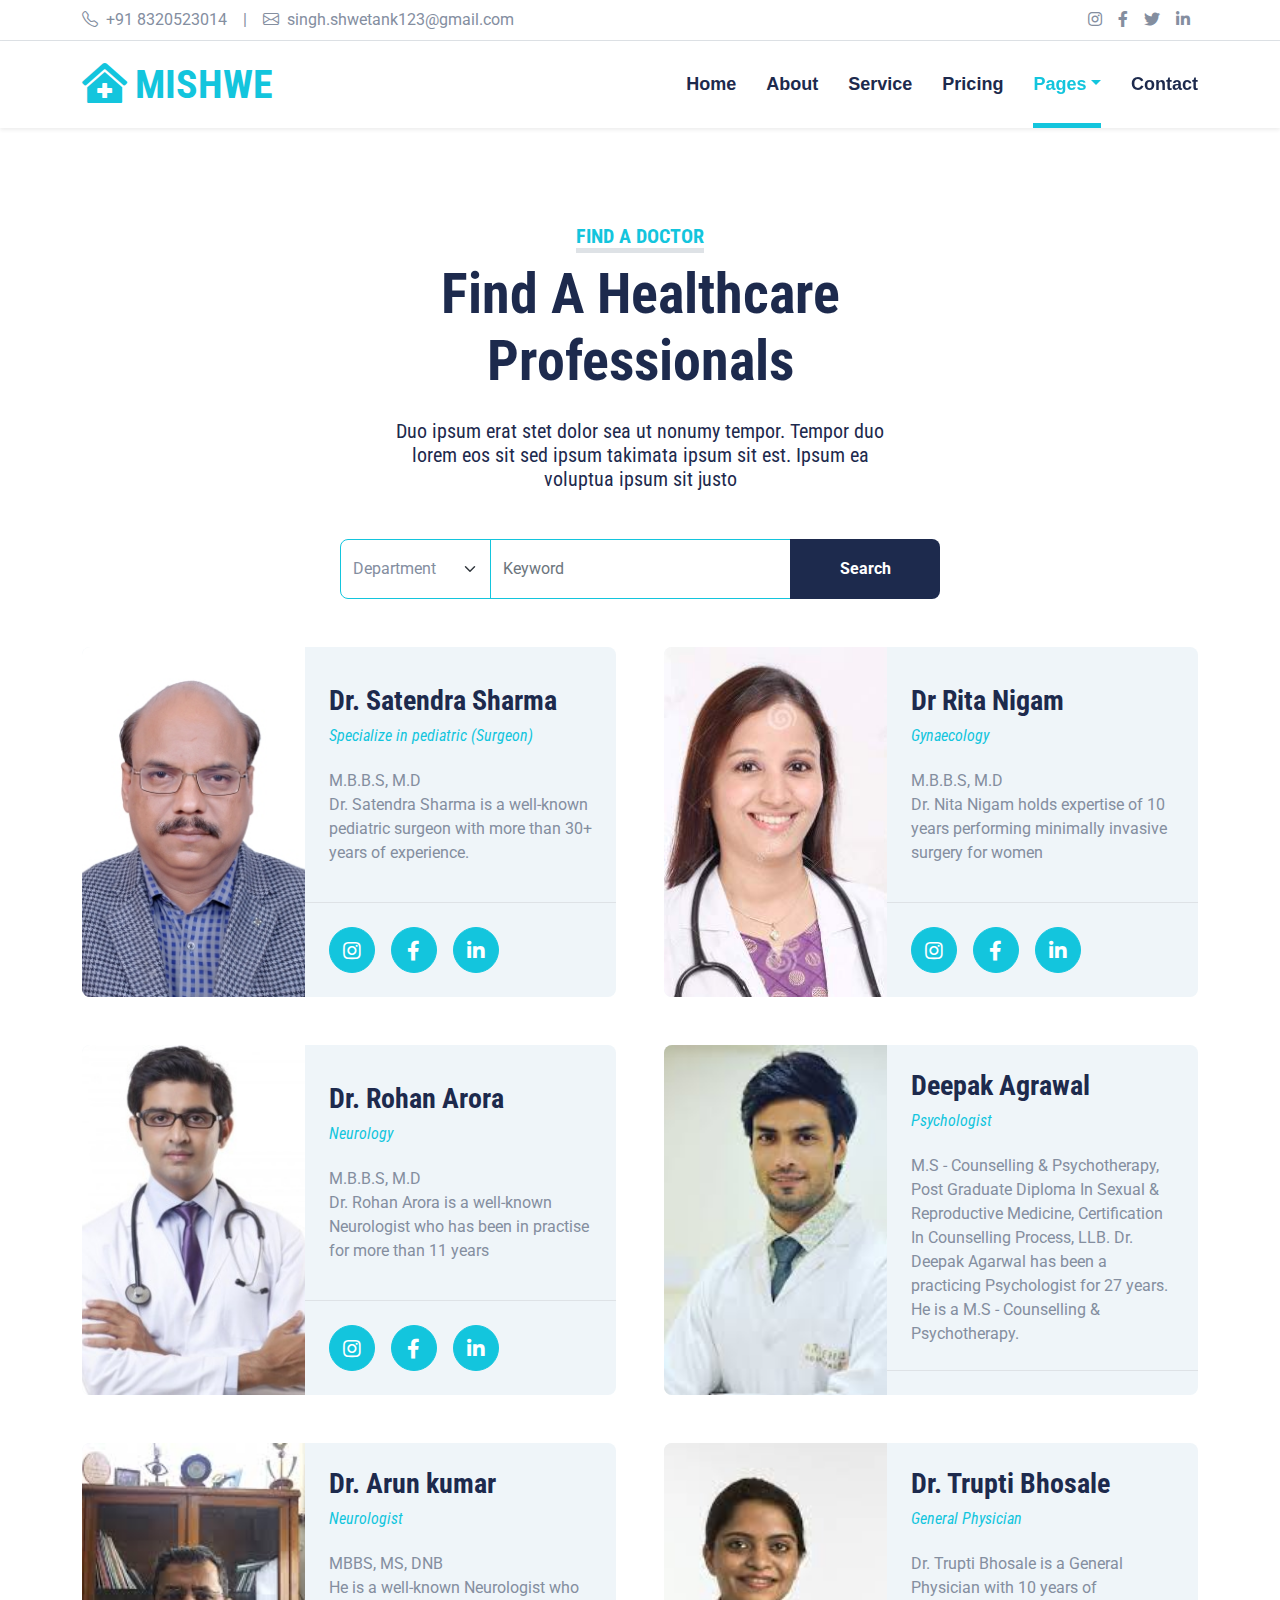
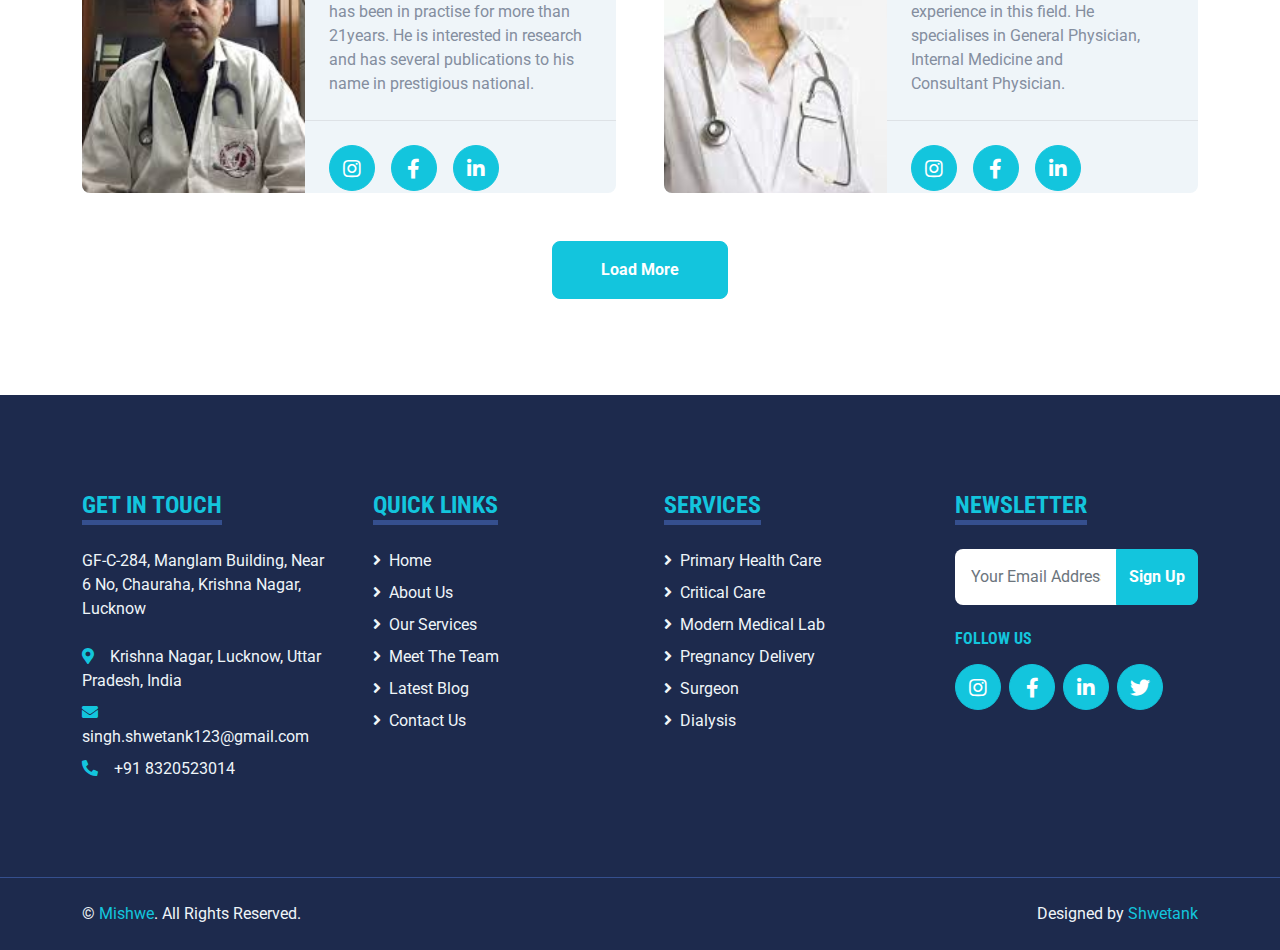
<file: search.html>
<!DOCTYPE html>
<html lang="en">

<head>
    <meta charset="utf-8">
    <title>Mishwe Hospital</title>
    <meta content="width=device-width, initial-scale=1.0" name="viewport">
    <meta content="Free HTML Templates" name="keywords">
    <meta content="Free HTML Templates" name="description">

    <!-- Favicon -->
    <link href="img/favicon.ico" rel="icon">

    <!-- Google Web Fonts -->
    <link rel="preconnect" href="https://fonts.gstatic.com">
    <link href="https://fonts.googleapis.com/css2?family=Roboto+Condensed:wght@400;700&family=Roboto:wght@400;700&display=swap" rel="stylesheet">  

    <!-- Icon Font Stylesheet -->
    <link href="https://cdnjs.cloudflare.com/ajax/libs/font-awesome/5.15.0/css/all.min.css" rel="stylesheet">
    <link href="https://cdn.jsdelivr.net/npm/bootstrap-icons@1.4.1/font/bootstrap-icons.css" rel="stylesheet">

    <!-- Libraries Stylesheet -->
    <link href="lib/owlcarousel/assets/owl.carousel.min.css" rel="stylesheet">
    <link href="lib/tempusdominus/css/tempusdominus-bootstrap-4.min.css" rel="stylesheet" />

    <!-- Customized Bootstrap Stylesheet -->
    <link href="css/bootstrap.min.css" rel="stylesheet">

    <!-- Template Stylesheet -->
    <link href="css/style.css" rel="stylesheet">
</head>

<body>
    <!-- Topbar Start -->
    <div class="container-fluid py-2 border-bottom d-none d-lg-block">
        <div class="container">
            <div class="row">
                <div class="col-md-6 text-center text-lg-start mb-2 mb-lg-0">
                    <div class="d-inline-flex align-items-center">
                        <a class="text-decoration-none text-body pe-3" href=""><i class="bi bi-telephone me-2"></i>+91 8320523014</a>
                        <span class="text-body">|</span>
                        <a class="text-decoration-none text-body px-3" href=""><i class="bi bi-envelope me-2"></i>singh.shwetank123@gmail.com</a>
                    </div>
                </div>
                <div class="col-md-6 text-center text-lg-end">
                    <div class="d-inline-flex align-items-center">
                        <a class="text-body px-2" href="https://instagram.com/shwetank_08120?igshid=MzNlNGNkZWQ4Mg==">
                            <i class="fab fa-instagram"></i>
                        </a>
                        <a class="text-body px-2" href="https://www.facebook.com/">
                            <i class="fab fa-facebook-f"></i>
                        </a>
                        <a class="text-body px-2" href="https://www.twitter.com/">
                            <i class="fab fa-twitter"></i>
                        </a>
                        <a class="text-body px-2" href="https://www.linkedin.com/in/shwetank-singh-a9754623b">
                            <i class="fab fa-linkedin-in"></i>
                        </a>
                    </div>
                </div>
            </div>
        </div>
    </div>
    <!-- Topbar End -->


    <!-- Navbar Start -->
    <div class="container-fluid sticky-top bg-white shadow-sm mb-5">
        <div class="container">
            <nav class="navbar navbar-expand-lg bg-white navbar-light py-3 py-lg-0">
                <a href="index.html" class="navbar-brand">
                    <h1 class="m-0 text-uppercase text-primary"><i class="fa fa-clinic-medical me-2"></i>Mishwe</h1>
                </a>
                <button class="navbar-toggler" type="button" data-bs-toggle="collapse" data-bs-target="#navbarCollapse">
                    <span class="navbar-toggler-icon"></span>
                </button>
                <div class="collapse navbar-collapse" id="navbarCollapse">
                    <div class="navbar-nav ms-auto py-0">
                        <a href="index.html" class="nav-item nav-link">Home</a>
                        <a href="about.html" class="nav-item nav-link">About</a>
                        <a href="service.html" class="nav-item nav-link">Service</a>
                        <a href="price.html" class="nav-item nav-link">Pricing</a>
                        <div class="nav-item dropdown">
                            <a href="#" class="nav-link dropdown-toggle active" data-bs-toggle="dropdown">Pages</a>
                            <div class="dropdown-menu m-0">
                                <a href="blog.html" class="dropdown-item">Blog Grid</a>
                                <a href="detail.html" class="dropdown-item">Blog Detail</a>
                                <a href="team.html" class="dropdown-item">The Team</a>
                                <a href="testimonial.html" class="dropdown-item">Testimonial</a>
                                <a href="appointment.html" class="dropdown-item">Appointment</a>
                                <a href="search.html" class="dropdown-item active">Search</a>
                            </div>
                        </div>
                        <a href="contact.html" class="nav-item nav-link">Contact</a>
                    </div>
                </div>
            </nav>
        </div>
    </div>
    <!-- Navbar End -->


    <!-- Search Start -->
    <div class="container-fluid pt-5">
        <div class="container">
            <div class="text-center mx-auto mb-5" style="max-width: 500px;">
                <h5 class="d-inline-block text-primary text-uppercase border-bottom border-5">Find A Doctor</h5>
                <h1 class="display-4 mb-4">Find A Healthcare Professionals</h1>
                <h5 class="fw-normal">Duo ipsum erat stet dolor sea ut nonumy tempor. Tempor duo lorem eos sit sed ipsum takimata ipsum sit est. Ipsum ea voluptua ipsum sit justo</h5>
            </div>
            <div class="mx-auto" style="width: 100%; max-width: 600px;">
                <div class="input-group">
                    <select class="form-select border-primary w-25" style="height: 60px;">
                        <option selected>Department</option>
                        <option value="1">Cardiology</option>
                        <option value="2">Obstetrics & Gynecology</option>
                        <option value="3">Dentist</option>
                        <option value="4">Physiologist</option>
                        <option value="5">Cardiac Surgery</option>
                        <option value="6">Urology</option>
                        <option value="7">Pathology</option>
                        <option value="8">paediatrician</option>
                        <option value="10">Neurology</option>
                        <option value="11">Gastroenterology</option>
                        <option value="12">Ophthalmology</option>
                        <option value="13">Orthopedics</option>
                        <option value="14">Psychiatry</option>
                        <option value="15">Radiology department</option>
                        <option value="16">Rehabilitation department</option>
                        <option value="17">outpatient department</option>
                        <option value="18">operation theater complex</option>
                    </select>
                    <input type="text" class="form-control border-primary w-50" placeholder="Keyword">
                    <button class="btn btn-dark border-0 w-25">Search</button>
                </div>
            </div>
        </div>
    </div>
    <!-- Search End -->


    <!-- Search Result Start -->
    <div class="container-fluid py-5">
        <div class="container">
            <div class="row g-5">
                <div class="col-lg-6 team-item">
                    <div class="row g-0 bg-light rounded overflow-hidden">
                        <div class="col-12 col-sm-5 h-100">
                            <img class="img-fluid h-100" src="img/team-1.jpg" style="object-fit: cover;">
                        </div>
                        <div class="col-12 col-sm-7 h-100 d-flex flex-column">
                            <div class="mt-auto p-4">
                                <h3>Dr. Satendra Sharma</h3>
                                <h6 class="fw-normal fst-italic text-primary mb-4">Specialize in pediatric (Surgeon)</h6>
                                <p class="m-0">M.B.B.S, M.D <br>Dr. Satendra Sharma is a well-known pediatric surgeon with more than 30+ years of experience.</p>
                            </div>
                            <div class="d-flex mt-auto border-top p-4">
                                <a class="btn btn-lg btn-primary btn-lg-square rounded-circle me-3" href="https://instagram.com/shwetank_08120?igshid=MzNlNGNkZWQ4Mg=="><i class="fab fa-instagram"></i></a>
                                <a class="btn btn-lg btn-primary btn-lg-square rounded-circle me-3" href="https://www.facebook.com/"><i class="fab fa-facebook-f"></i></a>
                                <a class="btn btn-lg btn-primary btn-lg-square rounded-circle" href="https://www.linkedin.com/in/shwetank-singh-a9754623b"><i class="fab fa-linkedin-in"></i></a>
                            </div>
                        </div>
                    </div>
                </div>
                <div class="col-lg-6 team-item">
                    <div class="row g-0 bg-light rounded overflow-hidden">
                        <div class="col-12 col-sm-5 h-100">
                            <img class="img-fluid h-100" src="img/team-2.jpg" style="object-fit: cover;">
                        </div>
                        <div class="col-12 col-sm-7 h-100 d-flex flex-column">
                            <div class="mt-auto p-4">
                                <h3>Dr Rita Nigam</h3>
                                <h6 class="fw-normal fst-italic text-primary mb-4">Gynaecology</h6>
                                <p class="m-0">M.B.B.S, M.D <br> Dr. Nita Nigam holds expertise of 10 years performing minimally invasive surgery for women </p>
                            </div>
                            <div class="d-flex mt-auto border-top p-4">
                                <a class="btn btn-lg btn-primary btn-lg-square rounded-circle me-3" href="https://instagram.com/shwetank_08120?igshid=MzNlNGNkZWQ4Mg=="><i class="fab fa-instagram"></i></a>
                                <a class="btn btn-lg btn-primary btn-lg-square rounded-circle me-3" href="https://www.facebook.com/"><i class="fab fa-facebook-f"></i></a>
                                <a class="btn btn-lg btn-primary btn-lg-square rounded-circle" href="https://www.linkedin.com/in/shwetank-singh-a9754623b"><i class="fab fa-linkedin-in"></i></a>
                            </div>
                        </div>
                    </div>
                </div>
                <div class="col-lg-6 team-item">
                    <div class="row g-0 bg-light rounded overflow-hidden">
                        <div class="col-12 col-sm-5 h-100">
                            <img class="img-fluid h-100" src="img/team-3.jpg" style="object-fit: cover;">
                        </div>
                        <div class="col-12 col-sm-7 h-100 d-flex flex-column">
                            <div class="mt-auto p-4">
                                <h3>Dr. Rohan Arora</h3>
                                <h6 class="fw-normal fst-italic text-primary mb-4">Neurology</h6>
                                <p class="m-0">M.B.B.S, M.D <br>Dr. Rohan Arora is a well-known Neurologist who has been in practise for more than 11 years</p>
                            </div>
                            <div class="d-flex mt-auto border-top p-4">
                                <a class="btn btn-lg btn-primary btn-lg-square rounded-circle me-3" href="https://instagram.com/shwetank_08120?igshid=MzNlNGNkZWQ4Mg=="><i class="fab fa-instagram"></i></a>
                                <a class="btn btn-lg btn-primary btn-lg-square rounded-circle me-3" href="https://www.facebook.com/"><i class="fab fa-facebook-f"></i></a>
                                <a class="btn btn-lg btn-primary btn-lg-square rounded-circle" href="https://www.linkedin.com/in/shwetank-singh-a9754623b"><i class="fab fa-linkedin-in"></i></a>
                            </div>
                        </div>
                    </div>
                </div>
                <div class="col-lg-6 team-item">
                    <div class="row g-0 bg-light rounded overflow-hidden">
                        <div class="col-12 col-sm-5 h-100">
                            <img class="img-fluid h-100" src="img/team-4.jpg" style="object-fit: cover;">
                        </div>
                        <div class="col-12 col-sm-7 h-100 d-flex flex-column">
                            <div class="mt-auto p-4">
                                <h3>Deepak Agrawal</h3>
                                <h6 class="fw-normal fst-italic text-primary mb-4">Psychologist</h6>
                                <p class="m-0">M.S - Counselling & Psychotherapy, Post Graduate Diploma In Sexual & Reproductive Medicine, Certification In Counselling Process, LLB. 
                                    Dr. Deepak Agarwal has been a practicing Psychologist for 27 years. He is a M.S - Counselling & Psychotherapy.</p>
                            </div>
                            <div class="d-flex mt-auto border-top p-4">
                                <a class="btn btn-lg btn-primary btn-lg-square rounded-circle me-3" href="https://instagram.com/shwetank_08120?igshid=MzNlNGNkZWQ4Mg=="><i class="fab fa-instagram"></i></a>
                                <a class="btn btn-lg btn-primary btn-lg-square rounded-circle me-3" href="https://www.facebook.com/"><i class="fab fa-facebook-f"></i></a>
                                <a class="btn btn-lg btn-primary btn-lg-square rounded-circle" href="https://www.linkedin.com/in/shwetank-singh-a9754623b"><i class="fab fa-linkedin-in"></i></a>
                            </div>
                        </div>
                    </div>
                </div>
                <div class="col-lg-6 team-item">
                    <div class="row g-0 bg-light rounded overflow-hidden">
                        <div class="col-12 col-sm-5 h-100">
                            <img class="img-fluid h-100" src="img/team-5.jpg" style="object-fit: cover;">
                        </div>
                        <div class="col-12 col-sm-7 h-100 d-flex flex-column">
                            <div class="mt-auto p-4">
                                <h3>Dr. Arun kumar</h3>
                                <h6 class="fw-normal fst-italic text-primary mb-4"> Neurologist</h6>
                                <p class="m-0">MBBS, MS, DNB <br>
                                    He is a well-known Neurologist who has been in practise for more than 21years. He is interested in research and has several publications to his name in prestigious national.</p>
                            </div>
                            <div class="d-flex mt-auto border-top p-4">
                                <a class="btn btn-lg btn-primary btn-lg-square rounded-circle me-3" href="https://instagram.com/shwetank_08120?igshid=MzNlNGNkZWQ4Mg=="><i class="fab fa-instagram"></i></a>
                                <a class="btn btn-lg btn-primary btn-lg-square rounded-circle me-3" href="https://www.facebook.com/"><i class="fab fa-facebook-f"></i></a>
                                <a class="btn btn-lg btn-primary btn-lg-square rounded-circle" href="https://www.linkedin.com/in/shwetank-singh-a9754623b"><i class="fab fa-linkedin-in"></i></a>
                            </div>
                        </div>
                    </div>
                </div>
                <div class="col-lg-6 team-item">
                    <div class="row g-0 bg-light rounded overflow-hidden">
                        <div class="col-12 col-sm-5 h-100">
                            <img class="img-fluid h-100" src="img/team-6.jpg" style="object-fit: cover;">
                        </div>
                        <div class="col-12 col-sm-7 h-100 d-flex flex-column">
                            <div class="mt-auto p-4">
                                <h3>Dr. Trupti Bhosale</h3>
                                <h6 class="fw-normal fst-italic text-primary mb-4">General Physician</h6>
                                <p class="m-0">Dr. Trupti Bhosale is a General Physician with 10 years of experience in this field. He specialises in General Physician, Internal Medicine and Consultant Physician.</p>
                            </div>
                            <div class="d-flex mt-auto border-top p-4">
                                <a class="btn btn-lg btn-primary btn-lg-square rounded-circle me-3" href="https://instagram.com/shwetank_08120?igshid=MzNlNGNkZWQ4Mg=="><i class="fab fa-instagram"></i></a>
                                <a class="btn btn-lg btn-primary btn-lg-square rounded-circle me-3" href="https://www.facebook.com/"><i class="fab fa-facebook-f"></i></a>
                                <a class="btn btn-lg btn-primary btn-lg-square rounded-circle" href="https://www.linkedin.com/in/shwetank-singh-a9754623b"><i class="fab fa-linkedin-in"></i></a>
                            </div>
                        </div>
                    </div>
                </div>
                <div class="col-12 text-center">
                    <button class="btn btn-primary py-3 px-5">Load More</button>
                </div>
            </div>
        </div>
    </div>
    <!-- Search Result End -->


     <!-- Footer Start -->
     <div class="container-fluid bg-dark text-light mt-5 py-5">
        <div class="container py-5">
            <div class="row g-5">
                <div class="col-lg-3 col-md-6">
                    <h4 class="d-inline-block text-primary text-uppercase border-bottom border-5 border-secondary mb-4">Get In Touch</h4>
                    <p class="mb-4">GF-C-284, Manglam Building, Near 6 No, Chauraha, Krishna Nagar, Lucknow</p>
                    <p class="mb-2"><i class="fa fa-map-marker-alt text-primary me-3"></i>Krishna Nagar, Lucknow, Uttar Pradesh, India</p>
                    <p class="mb-2"><i class="fa fa-envelope text-primary me-3"></i>singh.shwetank123@gmail.com</p>
                    <p class="mb-0"><i class="fa fa-phone-alt text-primary me-3"></i>+91 8320523014</p>
                </div>
                <div class="col-lg-3 col-md-6">
                    <h4 class="d-inline-block text-primary text-uppercase border-bottom border-5 border-secondary mb-4">Quick Links</h4>
                    <div class="d-flex flex-column justify-content-start">
                        <a class="text-light mb-2" href="#"><i class="fa fa-angle-right me-2"></i>Home</a>
                        <a class="text-light mb-2" href="#"><i class="fa fa-angle-right me-2"></i>About Us</a>
                        <a class="text-light mb-2" href="#"><i class="fa fa-angle-right me-2"></i>Our Services</a>
                        <a class="text-light mb-2" href="#"><i class="fa fa-angle-right me-2"></i>Meet The Team</a>
                        <a class="text-light mb-2" href="#"><i class="fa fa-angle-right me-2"></i>Latest Blog</a>
                        <a class="text-light" href="#"><i class="fa fa-angle-right me-2"></i>Contact Us</a>
                    </div>
                </div>
                <div class="col-lg-3 col-md-6">
                    <h4 class="d-inline-block text-primary text-uppercase border-bottom border-5 border-secondary mb-4">Services</h4>
                    <div class="d-flex flex-column justify-content-start">
                        <a class="text-light mb-2" href="#"><i class="fa fa-angle-right me-2"></i>Primary Health Care</a>
                        <a class="text-light mb-2" href="#"><i class="fa fa-angle-right me-2"></i>Critical Care</a>
                        <a class="text-light mb-2" href="#"><i class="fa fa-angle-right me-2"></i>Modern Medical Lab</a>
                        <a class="text-light mb-2" href="#"><i class="fa fa-angle-right me-2"></i>Pregnancy Delivery</a>
                        <a class="text-light mb-2" href="#"><i class="fa fa-angle-right me-2"></i>Surgeon</a>
                        <a class="text-light" href="#"><i class="fa fa-angle-right me-2"></i>Dialysis</a>
                    </div>
                </div>
                <div class="col-lg-3 col-md-6">
                    <h4 class="d-inline-block text-primary text-uppercase border-bottom border-5 border-secondary mb-4">Newsletter</h4>
                    <form action="">
                        <div class="input-group">
                            <input type="text" class="form-control p-3 border-0" placeholder="Your Email Address">
                            <button class="btn btn-primary">Sign Up</button>
                        </div>
                    </form>
                    <h6 class="text-primary text-uppercase mt-4 mb-3">Follow Us</h6>
                    <div class="d-flex">
                        <a class="btn btn-lg btn-primary btn-lg-square rounded-circle me-2" href="https://instagram.com/shwetank_08120?igshid=MzNlNGNkZWQ4Mg=="><i class="fab fa-instagram"></i></a>
                        <a class="btn btn-lg btn-primary btn-lg-square rounded-circle me-2" href="https://www.facebook.com/"><i class="fab fa-facebook-f"></i></a>
                        <a class="btn btn-lg btn-primary btn-lg-square rounded-circle me-2" href="https://www.linkedin.com/in/shwetank-singh-a9754623b"><i class="fab fa-linkedin-in"></i></a>
                        <a class="btn btn-lg btn-primary btn-lg-square rounded-circle" href="https://www.twitter.com/"><i class="fab fa-twitter"></i></a>
                    </div>
                </div>
            </div>
        </div>
    </div>
    <div class="container-fluid bg-dark text-light border-top border-secondary py-4">
        <div class="container">
            <div class="row g-5">
                <div class="col-md-6 text-center text-md-start">
                    <p class="mb-md-0">&copy; <a class="text-primary" href="#">Mishwe</a>. All Rights Reserved.</p>
                </div>
                <div class="col-md-6 text-center text-md-end">
                    <p class="mb-0">Designed by <a class="text-primary" href="https://instagram.com/shwetank_08120?igshid=MzNlNGNkZWQ4Mg==">Shwetank</a></p>
                </div>
            </div>
        </div>
    </div>
    <!-- Footer End -->


    <!-- Back to Top -->
    <a href="#" class="btn btn-lg btn-primary btn-lg-square back-to-top"><i class="bi bi-arrow-up"></i></a>


    <!-- JavaScript Libraries -->
    <script src="https://code.jquery.com/jquery-3.4.1.min.js"></script>
    <script src="https://cdn.jsdelivr.net/npm/bootstrap@5.0.0/dist/js/bootstrap.bundle.min.js"></script>
    <script src="lib/easing/easing.min.js"></script>
    <script src="lib/waypoints/waypoints.min.js"></script>
    <script src="lib/owlcarousel/owl.carousel.min.js"></script>
    <script src="lib/tempusdominus/js/moment.min.js"></script>
    <script src="lib/tempusdominus/js/moment-timezone.min.js"></script>
    <script src="lib/tempusdominus/js/tempusdominus-bootstrap-4.min.js"></script>

    <!-- Template Javascript -->
    <script src="js/main.js"></script>
</body>

</html>
</file>
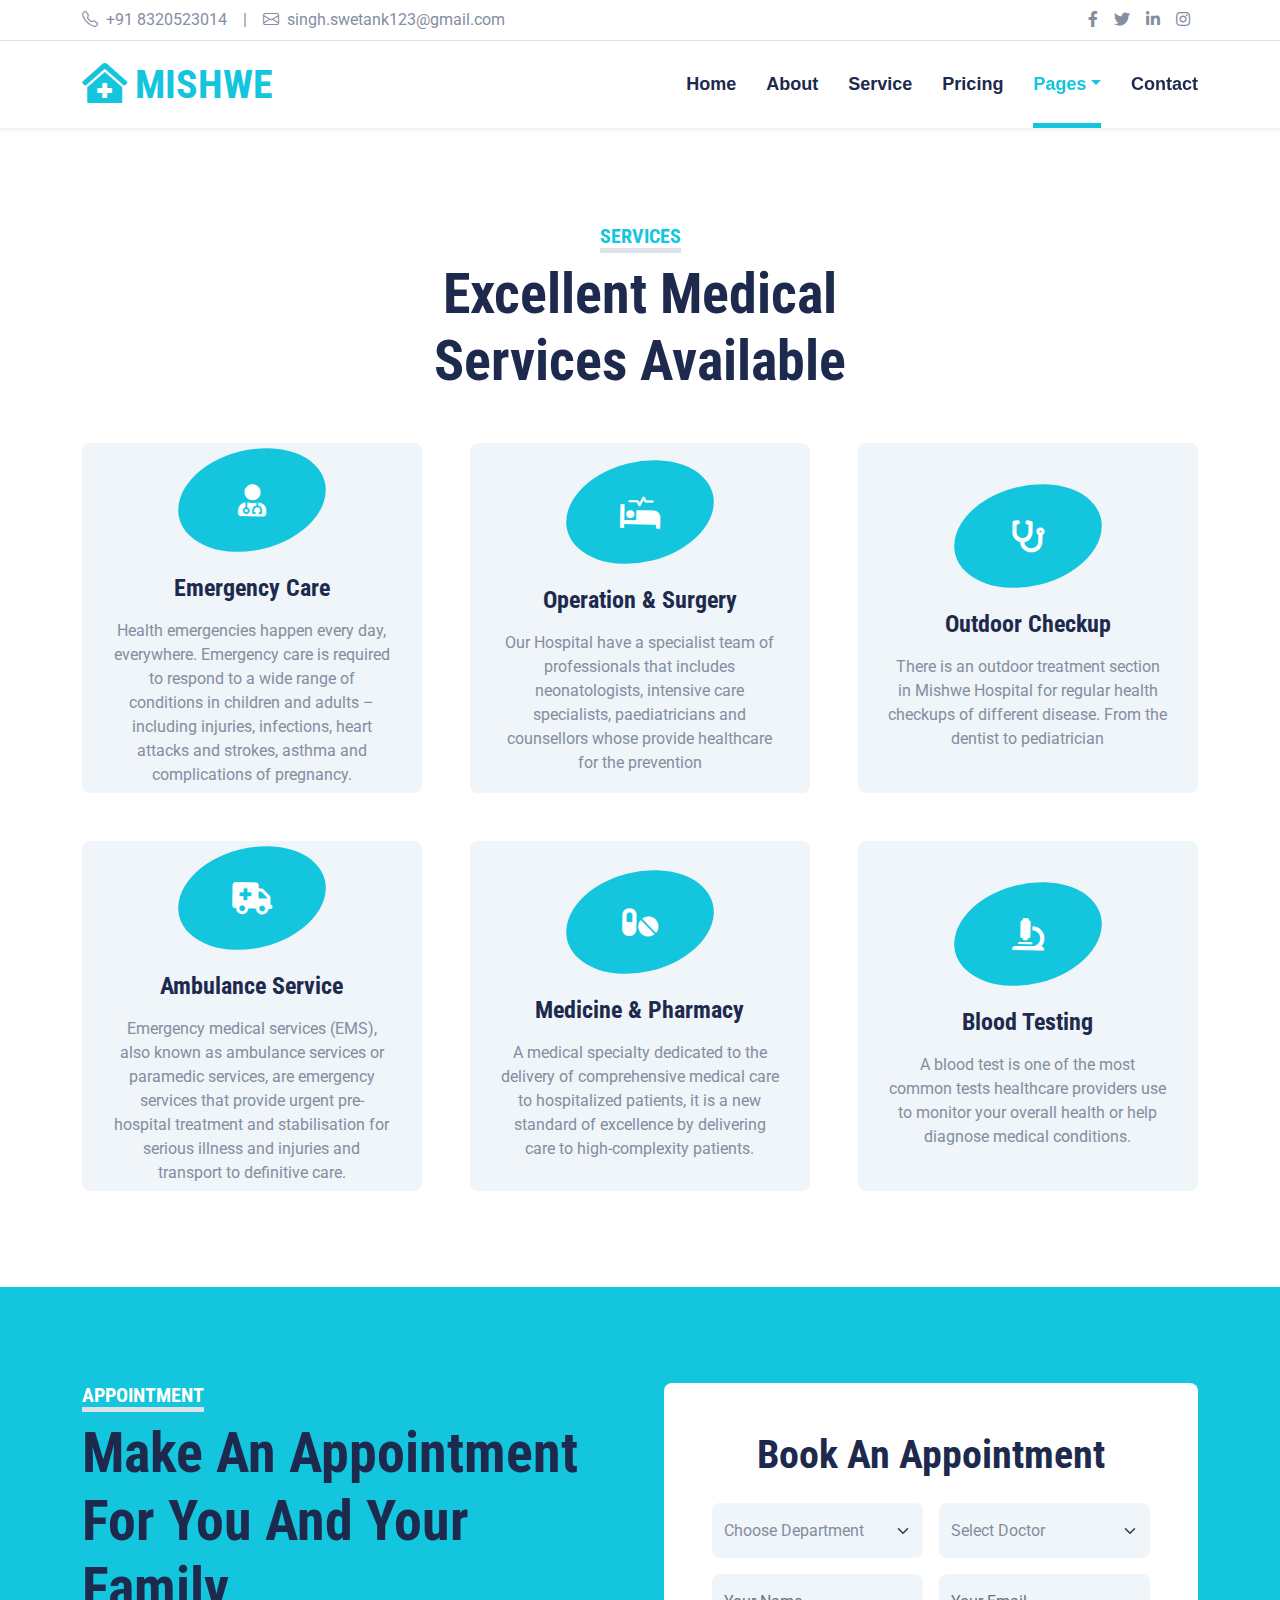
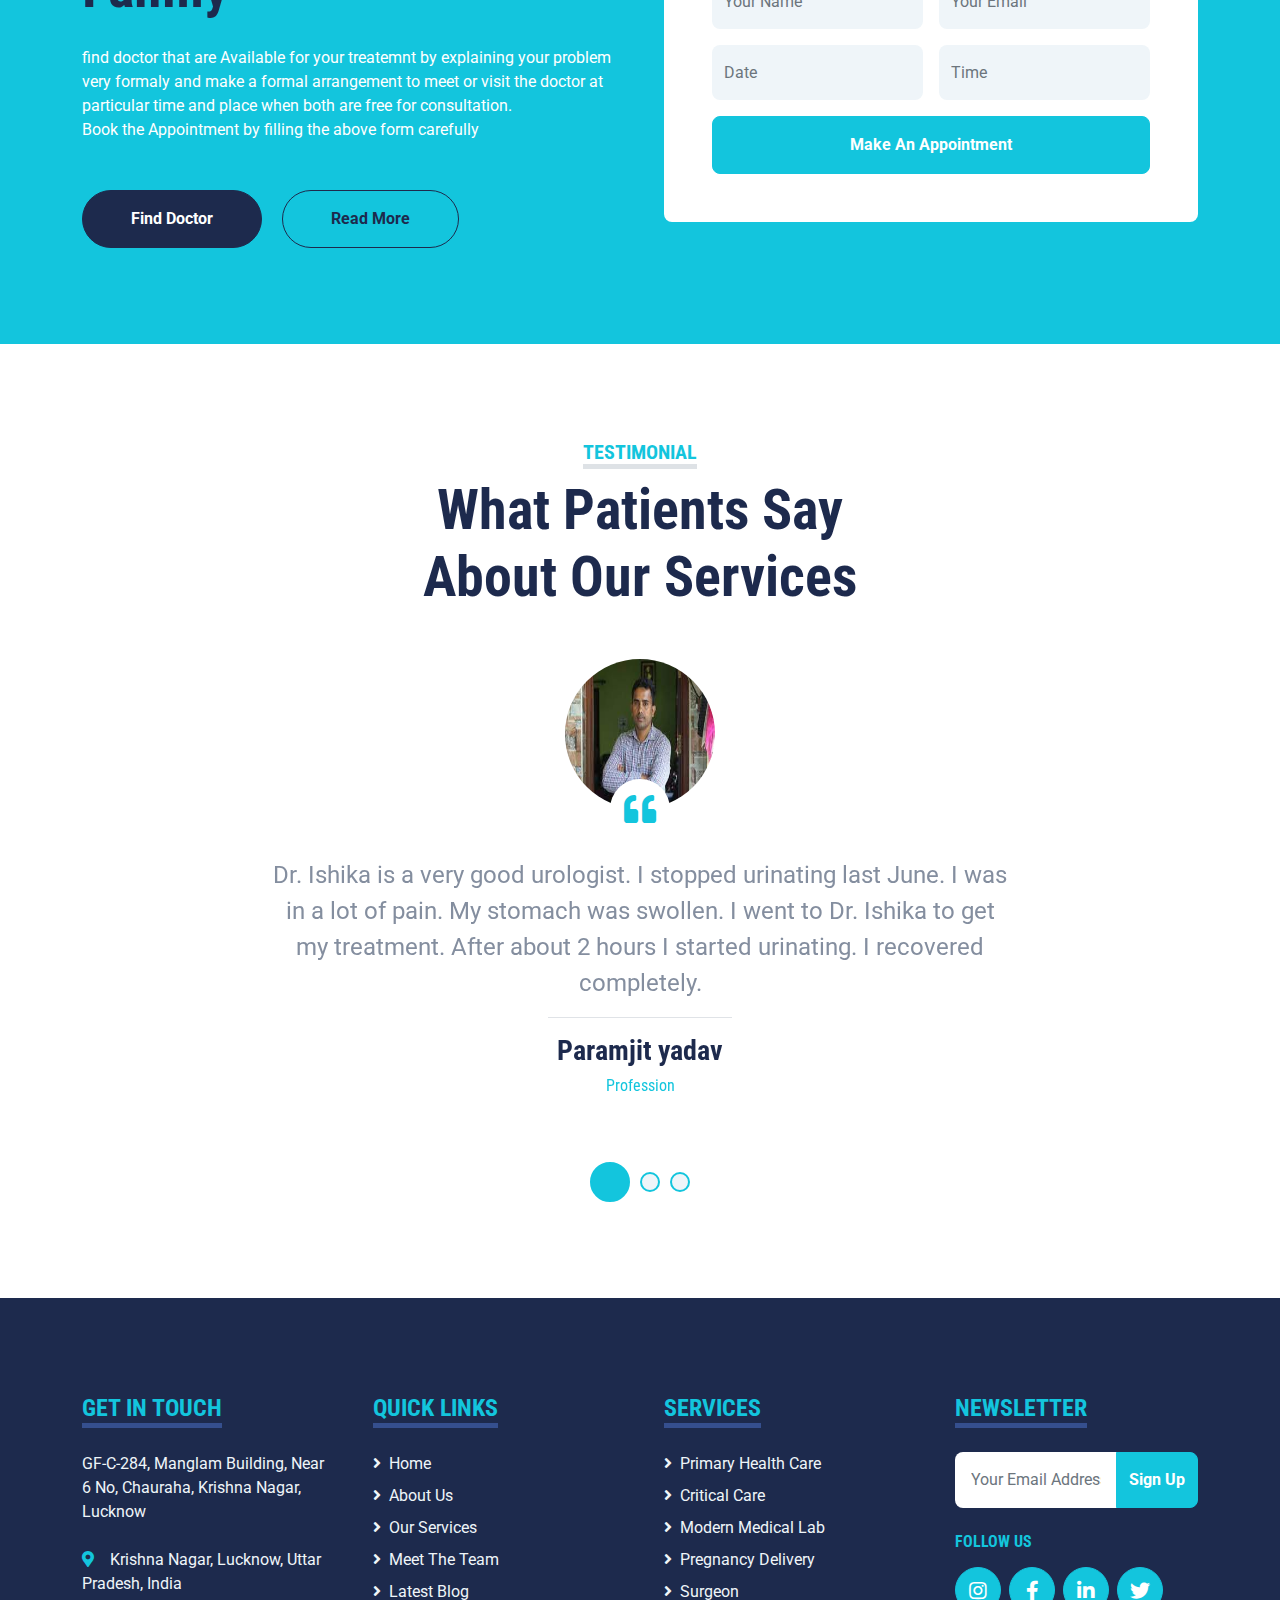
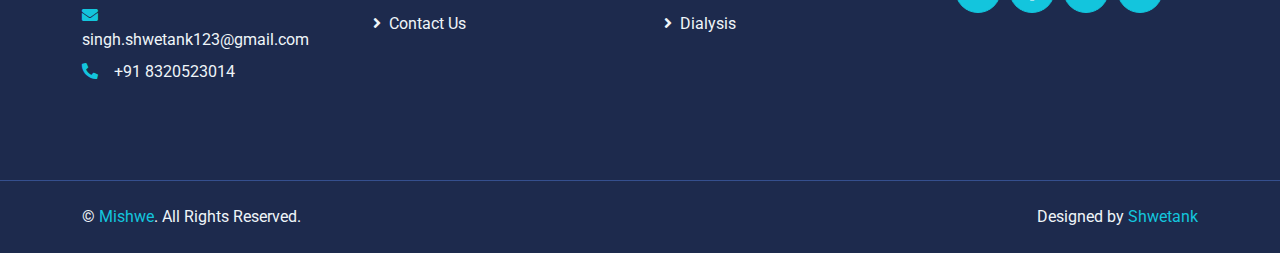
<file: service.html>
<!DOCTYPE html>
<html lang="en">

<head>
    <meta charset="utf-8">
    <title>Mishwe Hospital</title>
    <meta content="width=device-width, initial-scale=1.0" name="viewport">
    <meta content="Free HTML Templates" name="keywords">
    <meta content="Free HTML Templates" name="description">

    <!-- Favicon -->
    <link href="img/favicon.ico" rel="icon">

    <!-- Google Web Fonts -->
    <link rel="preconnect" href="https://fonts.gstatic.com">
    <link href="https://fonts.googleapis.com/css2?family=Roboto+Condensed:wght@400;700&family=Roboto:wght@400;700&display=swap" rel="stylesheet">  

    <!-- Icon Font Stylesheet -->
    <link href="https://cdnjs.cloudflare.com/ajax/libs/font-awesome/5.15.0/css/all.min.css" rel="stylesheet">
    <link href="https://cdn.jsdelivr.net/npm/bootstrap-icons@1.4.1/font/bootstrap-icons.css" rel="stylesheet">

    <!-- Libraries Stylesheet -->
    <link href="lib/owlcarousel/assets/owl.carousel.min.css" rel="stylesheet">
    <link href="lib/tempusdominus/css/tempusdominus-bootstrap-4.min.css" rel="stylesheet" />

    <!-- Customized Bootstrap Stylesheet -->
    <link href="css/bootstrap.min.css" rel="stylesheet">

    <!-- Template Stylesheet -->
    <link href="css/style.css" rel="stylesheet">
</head>

<body>
    <!-- Topbar Start -->
    <div class="container-fluid py-2 border-bottom d-none d-lg-block">
        <div class="container">
            <div class="row">
                <div class="col-md-6 text-center text-lg-start mb-2 mb-lg-0">
                    <div class="d-inline-flex align-items-center">
                        <a class="text-decoration-none text-body pe-3" href=""><i class="bi bi-telephone me-2"></i>+91 8320523014</a>
                        <span class="text-body">|</span>
                        <a class="text-decoration-none text-body px-3" href=""><i class="bi bi-envelope me-2"></i>singh.swetank123@gmail.com</a>
                    </div>
                </div>
                <div class="col-md-6 text-center text-lg-end">
                    <div class="d-inline-flex align-items-center">
                        <a class="text-body px-2" href="https://www.facebook.com/">
                            <i class="fab fa-facebook-f"></i>
                        </a>
                        <a class="text-body px-2" href="https://www.twitter.com/">
                            <i class="fab fa-twitter"></i>
                        </a>
                        <a class="text-body px-2" href="https://www.linkedin.com/in/shwetank-singh-a9754623b">
                            <i class="fab fa-linkedin-in"></i>
                        </a>
                        <a class="text-body px-2" href="https://instagram.com/shwetank_08120?igshid=MzNlNGNkZWQ4Mg==">
                            <i class="fab fa-instagram"></i>
                        </a>
                    </div>
                </div>
            </div>
        </div>
    </div>
    <!-- Topbar End -->


    <!-- Navbar Start -->
    <div class="container-fluid sticky-top bg-white shadow-sm mb-5">
        <div class="container">
            <nav class="navbar navbar-expand-lg bg-white navbar-light py-3 py-lg-0">
                <a href="index.html" class="navbar-brand">
                    <h1 class="m-0 text-uppercase text-primary"><i class="fa fa-clinic-medical me-2"></i>Mishwe</h1>
                </a>
                <button class="navbar-toggler" type="button" data-bs-toggle="collapse" data-bs-target="#navbarCollapse">
                    <span class="navbar-toggler-icon"></span>
                </button>
                <div class="collapse navbar-collapse" id="navbarCollapse">
                    <div class="navbar-nav ms-auto py-0">
                        <a href="index.html" class="nav-item nav-link">Home</a>
                        <a href="about.html" class="nav-item nav-link">About</a>
                        <a href="service.html" class="nav-item nav-link">Service</a>
                        <a href="price.html" class="nav-item nav-link">Pricing</a>
                        <div class="nav-item dropdown">
                            <a href="#" class="nav-link dropdown-toggle active" data-bs-toggle="dropdown">Pages</a>
                            <div class="dropdown-menu m-0">
                                <a href="blog.html" class="dropdown-item">Blog Grid</a>
                                <a href="detail.html" class="dropdown-item">Blog Detail</a>
                                <a href="team.html" class="dropdown-item">The Team</a>
                                <a href="testimonial.html" class="dropdown-item">Testimonial</a>
                                <a href="appointment.html" class="dropdown-item active">Appointment</a>
                                <a href="search.html" class="dropdown-item">Search</a>
                            </div>
                        </div>
                        <a href="contact.html" class="nav-item nav-link">Contact</a>
                    </div>
                </div>
            </nav>
        </div>
    </div>
    <!-- Navbar End -->
    

    <!-- Services Start -->
    <div class="container-fluid py-5">
        <div class="container">
            <div class="text-center mx-auto mb-5" style="max-width: 500px;">
                <h5 class="d-inline-block text-primary text-uppercase border-bottom border-5">Services</h5>
                <h1 class="display-4">Excellent Medical Services Available</h1>
            </div>
            <div class="row g-5">
                <div class="col-lg-4 col-md-6">
                    <div class="service-item bg-light rounded d-flex flex-column align-items-center justify-content-center text-center">
                        <div class="service-icon mb-4">
                            <i class="fa fa-2x fa-user-md text-white"></i>
                        </div>
                        <h4 class="mb-3">Emergency Care</h4>
                        <p class="m-0">Health emergencies happen every day, everywhere. Emergency care is required to respond to a wide range of conditions in children and adults – including injuries, infections, heart attacks and strokes, asthma and complications of pregnancy.</p>
                        <a class="btn btn-lg btn-primary rounded-pill" href="https://www.apollopharmacy.in/?campaignid=530604052&adgroupid=1364496419083311&keyword=apollo%20online&device=c&adtype=&product_id=&msclkid=ebb1b8bb87a217584b31dc1fd3a990ed&utm_source=bing&utm_medium=cpc&utm_campaign=Apollo_Branding_Pharmacy_PAN_India&utm_term=apollo%20online&utm_content=BM_Apollo_Chemist">
                            <i class="bi bi-arrow-right"></i>
                        </a>
                    </div>
                </div>
                <div class="col-lg-4 col-md-6">
                    <div class="service-item bg-light rounded d-flex flex-column align-items-center justify-content-center text-center">
                        <div class="service-icon mb-4">
                            <i class="fa fa-2x fa-procedures text-white"></i>
                        </div>
                        <h4 class="mb-3">Operation & Surgery</h4>
                        <p class="m-0">Our Hospital have a specialist team of professionals that includes neonatologists, intensive care specialists, paediatricians and counsellors whose provide healthcare for the prevention</p>
                        <a class="btn btn-lg btn-primary rounded-pill" href="https://www.apollopharmacy.in/?campaignid=530604052&adgroupid=1364496419083311&keyword=apollo%20online&device=c&adtype=&product_id=&msclkid=ebb1b8bb87a217584b31dc1fd3a990ed&utm_source=bing&utm_medium=cpc&utm_campaign=Apollo_Branding_Pharmacy_PAN_India&utm_term=apollo%20online&utm_content=BM_Apollo_Chemist">
                            <i class="bi bi-arrow-right"></i>
                        </a>
                    </div>
                </div>
                <div class="col-lg-4 col-md-6">
                    <div class="service-item bg-light rounded d-flex flex-column align-items-center justify-content-center text-center">
                        <div class="service-icon mb-4">
                            <i class="fa fa-2x fa-stethoscope text-white"></i>
                        </div>
                        <h4 class="mb-3">Outdoor Checkup</h4>
                        <p class="m-0">There is an outdoor treatment section in Mishwe Hospital for regular health checkups of different disease. From the dentist to pediatrician</p>
                        <a class="btn btn-lg btn-primary rounded-pill" href="https://www.apollopharmacy.in/?campaignid=530604052&adgroupid=1364496419083311&keyword=apollo%20online&device=c&adtype=&product_id=&msclkid=ebb1b8bb87a217584b31dc1fd3a990ed&utm_source=bing&utm_medium=cpc&utm_campaign=Apollo_Branding_Pharmacy_PAN_India&utm_term=apollo%20online&utm_content=BM_Apollo_Chemist">
                            <i class="bi bi-arrow-right"></i>
                        </a>
                    </div>
                </div>
                <div class="col-lg-4 col-md-6">
                    <div class="service-item bg-light rounded d-flex flex-column align-items-center justify-content-center text-center">
                        <div class="service-icon mb-4">
                            <i class="fa fa-2x fa-ambulance text-white"></i>
                        </div>
                        <h4 class="mb-3">Ambulance Service</h4>
                        <p class="m-0">Emergency medical services (EMS), also known as ambulance services or paramedic services, are emergency services that provide urgent pre-hospital treatment and stabilisation for serious illness and injuries and transport to definitive care.
</p>
                        <a class="btn btn-lg btn-primary rounded-pill" href="https://www.apollopharmacy.in/?campaignid=530604052&adgroupid=1364496419083311&keyword=apollo%20online&device=c&adtype=&product_id=&msclkid=ebb1b8bb87a217584b31dc1fd3a990ed&utm_source=bing&utm_medium=cpc&utm_campaign=Apollo_Branding_Pharmacy_PAN_India&utm_term=apollo%20online&utm_content=BM_Apollo_Chemist">
                            <i class="bi bi-arrow-right"></i>
                        </a>
                    </div>
                </div>
                <div class="col-lg-4 col-md-6">
                    <div class="service-item bg-light rounded d-flex flex-column align-items-center justify-content-center text-center">
                        <div class="service-icon mb-4">
                            <i class="fa fa-2x fa-pills text-white"></i>
                        </div>
                        <h4 class="mb-3">Medicine & Pharmacy</h4>
                        <p class="m-0">A medical specialty dedicated to the delivery of comprehensive medical care to hospitalized patients, it is a new standard of excellence by delivering care to high-complexity patients.</p>
                        <a class="btn btn-lg btn-primary rounded-pill" href="https://www.apollopharmacy.in/?campaignid=530604052&adgroupid=1364496419083311&keyword=apollo%20online&device=c&adtype=&product_id=&msclkid=ebb1b8bb87a217584b31dc1fd3a990ed&utm_source=bing&utm_medium=cpc&utm_campaign=Apollo_Branding_Pharmacy_PAN_India&utm_term=apollo%20online&utm_content=BM_Apollo_Chemist">
                            <i class="bi bi-arrow-right"></i>
                        </a>
                    </div>
                </div>
                <div class="col-lg-4 col-md-6">
                    <div class="service-item bg-light rounded d-flex flex-column align-items-center justify-content-center text-center">
                        <div class="service-icon mb-4">
                            <i class="fa fa-2x fa-microscope text-white"></i>
                        </div>
                        <h4 class="mb-3">Blood Testing</h4>
                        <p class="m-0">A blood test is one of the most common tests healthcare providers use to monitor your overall health or help diagnose medical conditions.</p>
                        <a class="btn btn-lg btn-primary rounded-pill" href="https://www.apollopharmacy.in/?campaignid=530604052&adgroupid=1364496419083311&keyword=apollo%20online&device=c&adtype=&product_id=&msclkid=ebb1b8bb87a217584b31dc1fd3a990ed&utm_source=bing&utm_medium=cpc&utm_campaign=Apollo_Branding_Pharmacy_PAN_India&utm_term=apollo%20online&utm_content=BM_Apollo_Chemist">
                            <i class="bi bi-arrow-right"></i>
                        </a>
                    </div>
                </div>
            </div>
        </div>
    </div>
    <!-- Services End -->


    <!-- Appointment Start -->
    <div class="container-fluid bg-primary my-5 py-5">
        <div class="container py-5">
            <div class="row gx-5">
                <div class="col-lg-6 mb-5 mb-lg-0">
                    <div class="mb-4">
                        <h5 class="d-inline-block text-white text-uppercase border-bottom border-5">Appointment</h5>
                        <h1 class="display-4">Make An Appointment For You And Your Family</h1>
                    </div>
                    <p class="text-white mb-5">find doctor that are Available for your treatemnt by explaining your problem very formaly and make a formal arrangement to meet or visit the doctor at particular time and place when both are free for consultation. <br>Book the Appointment by filling the above form carefully</p>
                    <a class="btn btn-dark rounded-pill py-3 px-5 me-3" href="https://www.medindia.net/patients/doctor_search/doctor_list.asp">Find Doctor</a>
                    <a class="btn btn-outline-dark rounded-pill py-3 px-5" href="https://www.askapollo.com/physical-appointment/city/chennai">Read More</a>
                </div>
                <div class="col-lg-6">
                    <div class="bg-white text-center rounded p-5">
                        <h1 class="mb-4">Book An Appointment</h1>
                        <form>
                            <div class="row g-3">
                                <div class="col-12 col-sm-6">
                                    <select class="form-select bg-light border-0" style="height: 55px;">
                                        <option selected>Choose Department</option>
                                        <option value="1">Cardiology</option>
                                        <option value="2">Obstetrics & Gynecology</option>
                                        <option value="3">Dentist</option>
                                        <option value="4">Physiologist</option>
                                        <option value="5">Cardiac Surgery</option>
                                        <option value="6">Urology</option>
                                        <option value="7">Pathology</option>
                                        <option value="8">paediatrician</option>
                                        <option value="10">Neurology</option>
                                        <option value="11">Gastroenterology</option>
                                        <option value="12">Ophthalmology</option>
                                        <option value="13">Orthopedics</option>
                                        <option value="14">Psychiatry</option>
                                        <option value="15">Radiology department</option>
                                        <option value="16">Rehabilitation department</option>
                                        <option value="17">outpatient department</option>
                                        <option value="18">operation theater complex</option>
                                    </select>
                                </div>
                                <div class="col-12 col-sm-6">
                                    <select class="form-select bg-light border-0" style="height: 55px;">
                                        <option selected>Select Doctor</option>
                                        <option value="1">Dr. Mishwa soni, psychologist </option>
                                        <option value="2">Dr. Shwetank singh, dentist</option>
                                        <option value="3">Dr. Dharmesh, orthorhinolarynogoloy</option>
                                        <option value="4">Dr. Sharadha, nephrologist</option>
                                        <option value="5">Dr. Priya, Pediatric</option>
                                        <option value="6">Dr. Khushi, surgeon</option>
                                        <option value="7">Dr. Yatarth, Pathologist</option>
                                        <option value="8">Dr. Parth, pediatric</option>
                                        <option value="9">Dr. Om, oncology</option>
                                        <option value="10">Dr. Ishika, Urologist</option>
                                        <option value="11">Dr. Shweta, neurology</option>
                                        <option value="12">Dr. Utkarsha, Gynecologist</option>
                                        <option value="13">Dr. Achintya Bhattacharya, Radiologist</option>
                                        <option value="14">Dr. Amit Shah, General Medicine Doctor</option>
                                        <option value="15">Dr. Pradeepta Das, Internal Medicine Doctor</option>
                                        <option value="16">Dr. Harsha, physiologist</option>
                                        <option value="17">Dr. Fatima Siraj, Gastroenterologist</option>
                                        <option value="18">Dr. Anandi Lal Sharma, Anesthesiology</option>
                                    </select>
                                </div>
                                <div class="col-12 col-sm-6">
                                    <input type="text" class="form-control bg-light border-0" placeholder="Your Name" style="height: 55px;">
                                </div>
                                <div class="col-12 col-sm-6">
                                    <input type="email" class="form-control bg-light border-0" placeholder="Your Email" style="height: 55px;">
                                </div>
                                <div class="col-12 col-sm-6">
                                    <div class="date" id="date" data-target-input="nearest">
                                        <input type="text"
                                            class="form-control bg-light border-0 datetimepicker-input"
                                            placeholder="Date" data-target="#date" data-toggle="datetimepicker" style="height: 55px;">
                                    </div>
                                </div>
                                <div class="col-12 col-sm-6">
                                    <div class="time" id="time" data-target-input="nearest">
                                        <input type="text"
                                            class="form-control bg-light border-0 datetimepicker-input"
                                            placeholder="Time" data-target="#time" data-toggle="datetimepicker" style="height: 55px;">
                                    </div>
                                </div>
                                <div class="col-12">
                                    <button  class="btn btn-primary w-100 py-3" type="submit">Make An Appointment</button>
                                </div>
                            </div>
                        </form>
                    </div>
                </div>
            </div>
        </div>
    </div>
    <!-- Appointment End -->


    <!-- Testimonial Start -->
    <div class="container-fluid py-5">
        <div class="container">
            <div class="text-center mx-auto mb-5" style="max-width: 500px;">
                <h5 class="d-inline-block text-primary text-uppercase border-bottom border-5">Testimonial</h5>
                <h1 class="display-4">What Patients Say About Our Services</h1>
            </div>
            <div class="row justify-content-center">
                <div class="col-lg-8">
                    <div class="owl-carousel testimonial-carousel">
                        <div class="testimonial-item text-center">
                            <div class="position-relative mb-5">
                                <img class="img-fluid rounded-circle mx-auto" src="img/testimonial-1.jpg" alt="">
                                <div class="position-absolute top-100 start-50 translate-middle d-flex align-items-center justify-content-center bg-white rounded-circle" style="width: 60px; height: 60px;">
                                    <i class="fa fa-quote-left fa-2x text-primary"></i>
                                </div>
                            </div>
                            <p class="fs-4 fw-normal">Dr. Ishika is a very good urologist. I stopped urinating last June. I was in a lot of pain. My stomach was swollen. I went to Dr. Ishika to get my treatment. After about 2 hours I started urinating. I recovered completely.</p>
                            <hr class="w-25 mx-auto">
                            <h3>Paramjit yadav</h3>
                            <h6 class="fw-normal text-primary mb-3">Profession</h6>
                        </div>
                        <div class="testimonial-item text-center">
                            <div class="position-relative mb-5">
                                <img class="img-fluid rounded-circle mx-auto" src="img/testimonial-2.jpg" alt="">
                                <div class="position-absolute top-100 start-50 translate-middle d-flex align-items-center justify-content-center bg-white rounded-circle" style="width: 60px; height: 60px;">
                                    <i class="fa fa-quote-left fa-2x text-primary"></i>
                                </div>
                            </div>
                            <p class="fs-4 fw-normal">I had a minimally invasive thyroid surgery (Endoscopic Total Thyroidectomy) with no pain and with minimum discomfort. I was up and about hours after my operation. I would happily recommend Dr. Khushi at every opportunity I get.</p>
                            <hr class="w-25 mx-auto">
                            <h3>Mrs. Shanti Prakash Barthwal</h3>
                            <h6 class="fw-normal text-primary mb-3">Teacher</h6>
                        </div>
                        <div class="testimonial-item text-center">
                            <div class="position-relative mb-5">
                                <img class="img-fluid rounded-circle mx-auto" src="img/testimonial-3.jpg" alt="">
                                <div class="position-absolute top-100 start-50 translate-middle d-flex align-items-center justify-content-center bg-white rounded-circle" style="width: 60px; height: 60px;">
                                    <i class="fa fa-quote-left fa-2x text-primary"></i>
                                </div>
                            </div>
                            <p class="fs-4 fw-normal">On a trip during spring break, I had a throbbing migraine. I looked online for a neurologist and found Dr. Shweta. I had a discussion with her about migraines and headaches. She made a couple of recommendations and I am very pleased with the treatment and i feel better.</p>
                            <hr class="w-25 mx-auto">
                            <h3>Ms. Geeta solanki</h3>
                            <h6 class="fw-normal text-primary mb-3">Beautician</h6>
                        </div>
                    </div>
                </div>
            </div>
        </div>
    </div>
    <!-- Testimonial End -->


    <!-- Footer Start -->
    <div class="container-fluid bg-dark text-light mt-5 py-5">
        <div class="container py-5">
            <div class="row g-5">
                <div class="col-lg-3 col-md-6">
                    <h4 class="d-inline-block text-primary text-uppercase border-bottom border-5 border-secondary mb-4">Get In Touch</h4>
                    <p class="mb-4">GF-C-284, Manglam Building, Near 6 No, Chauraha, Krishna Nagar, Lucknow</p>
                    <p class="mb-2"><i class="fa fa-map-marker-alt text-primary me-3"></i>Krishna Nagar, Lucknow, Uttar Pradesh, India</p>
                    <p class="mb-2"><i class="fa fa-envelope text-primary me-3"></i>singh.shwetank123@gmail.com</p>
                    <p class="mb-0"><i class="fa fa-phone-alt text-primary me-3"></i>+91 8320523014</p>
                </div>
                <div class="col-lg-3 col-md-6">
                    <h4 class="d-inline-block text-primary text-uppercase border-bottom border-5 border-secondary mb-4">Quick Links</h4>
                    <div class="d-flex flex-column justify-content-start">
                        <a class="text-light mb-2" href="#"><i class="fa fa-angle-right me-2"></i>Home</a>
                        <a class="text-light mb-2" href="#"><i class="fa fa-angle-right me-2"></i>About Us</a>
                        <a class="text-light mb-2" href="#"><i class="fa fa-angle-right me-2"></i>Our Services</a>
                        <a class="text-light mb-2" href="#"><i class="fa fa-angle-right me-2"></i>Meet The Team</a>
                        <a class="text-light mb-2" href="#"><i class="fa fa-angle-right me-2"></i>Latest Blog</a>
                        <a class="text-light" href="#"><i class="fa fa-angle-right me-2"></i>Contact Us</a>
                    </div>
                </div>
                <div class="col-lg-3 col-md-6">
                    <h4 class="d-inline-block text-primary text-uppercase border-bottom border-5 border-secondary mb-4">Services</h4>
                    <div class="d-flex flex-column justify-content-start">
                        <a class="text-light mb-2" href="#"><i class="fa fa-angle-right me-2"></i>Primary Health Care</a>
                        <a class="text-light mb-2" href="#"><i class="fa fa-angle-right me-2"></i>Critical Care</a>
                        <a class="text-light mb-2" href="#"><i class="fa fa-angle-right me-2"></i>Modern Medical Lab</a>
                        <a class="text-light mb-2" href="#"><i class="fa fa-angle-right me-2"></i>Pregnancy Delivery</a>
                        <a class="text-light mb-2" href="#"><i class="fa fa-angle-right me-2"></i>Surgeon</a>
                        <a class="text-light" href="#"><i class="fa fa-angle-right me-2"></i>Dialysis</a>
                    </div>
                </div>
                <div class="col-lg-3 col-md-6">
                    <h4 class="d-inline-block text-primary text-uppercase border-bottom border-5 border-secondary mb-4">Newsletter</h4>
                    <form action="">
                        <div class="input-group">
                            <input type="text" class="form-control p-3 border-0" placeholder="Your Email Address">
                            <button class="btn btn-primary">Sign Up</button>
                        </div>
                    </form>
                    <h6 class="text-primary text-uppercase mt-4 mb-3">Follow Us</h6>
                    <div class="d-flex">
                        <a class="btn btn-lg btn-primary btn-lg-square rounded-circle me-2" href="https://instagram.com/shwetank_08120?igshid=MzNlNGNkZWQ4Mg=="><i class="fab fa-instagram"></i></a>
                        <a class="btn btn-lg btn-primary btn-lg-square rounded-circle me-2" href="https://www.facebook.com/"><i class="fab fa-facebook-f"></i></a>
                        <a class="btn btn-lg btn-primary btn-lg-square rounded-circle me-2" href="https://www.linkedin.com/in/shwetank-singh-a9754623b"><i class="fab fa-linkedin-in"></i></a>
                        <a class="btn btn-lg btn-primary btn-lg-square rounded-circle" href="https://www.twitter.com/"><i class="fab fa-twitter"></i></a>
                    </div>
                </div>
            </div>
        </div>
    </div>
    <div class="container-fluid bg-dark text-light border-top border-secondary py-4">
        <div class="container">
            <div class="row g-5">
                <div class="col-md-6 text-center text-md-start">
                    <p class="mb-md-0">&copy; <a class="text-primary" href="#">Mishwe</a>. All Rights Reserved.</p>
                </div>
                <div class="col-md-6 text-center text-md-end">
                    <p class="mb-0">Designed by <a class="text-primary" href="https://instagram.com/shwetank_08120?igshid=MzNlNGNkZWQ4Mg==">Shwetank</a></p>
                </div>
            </div>
        </div>
    </div>
    <!-- Footer End -->


    <!-- Back to Top -->
    <a href="#" class="btn btn-lg btn-primary btn-lg-square back-to-top"><i class="bi bi-arrow-up"></i></a>


    <!-- JavaScript Libraries -->
    <script src="https://code.jquery.com/jquery-3.4.1.min.js"></script>
    <script src="https://cdn.jsdelivr.net/npm/bootstrap@5.0.0/dist/js/bootstrap.bundle.min.js"></script>
    <script src="lib/easing/easing.min.js"></script>
    <script src="lib/waypoints/waypoints.min.js"></script>
    <script src="lib/owlcarousel/owl.carousel.min.js"></script>
    <script src="lib/tempusdominus/js/moment.min.js"></script>
    <script src="lib/tempusdominus/js/moment-timezone.min.js"></script>
    <script src="lib/tempusdominus/js/tempusdominus-bootstrap-4.min.js"></script>

    <!-- Template Javascript -->
    <script src="js/main.js"></script>
</body>

</html>
</file>
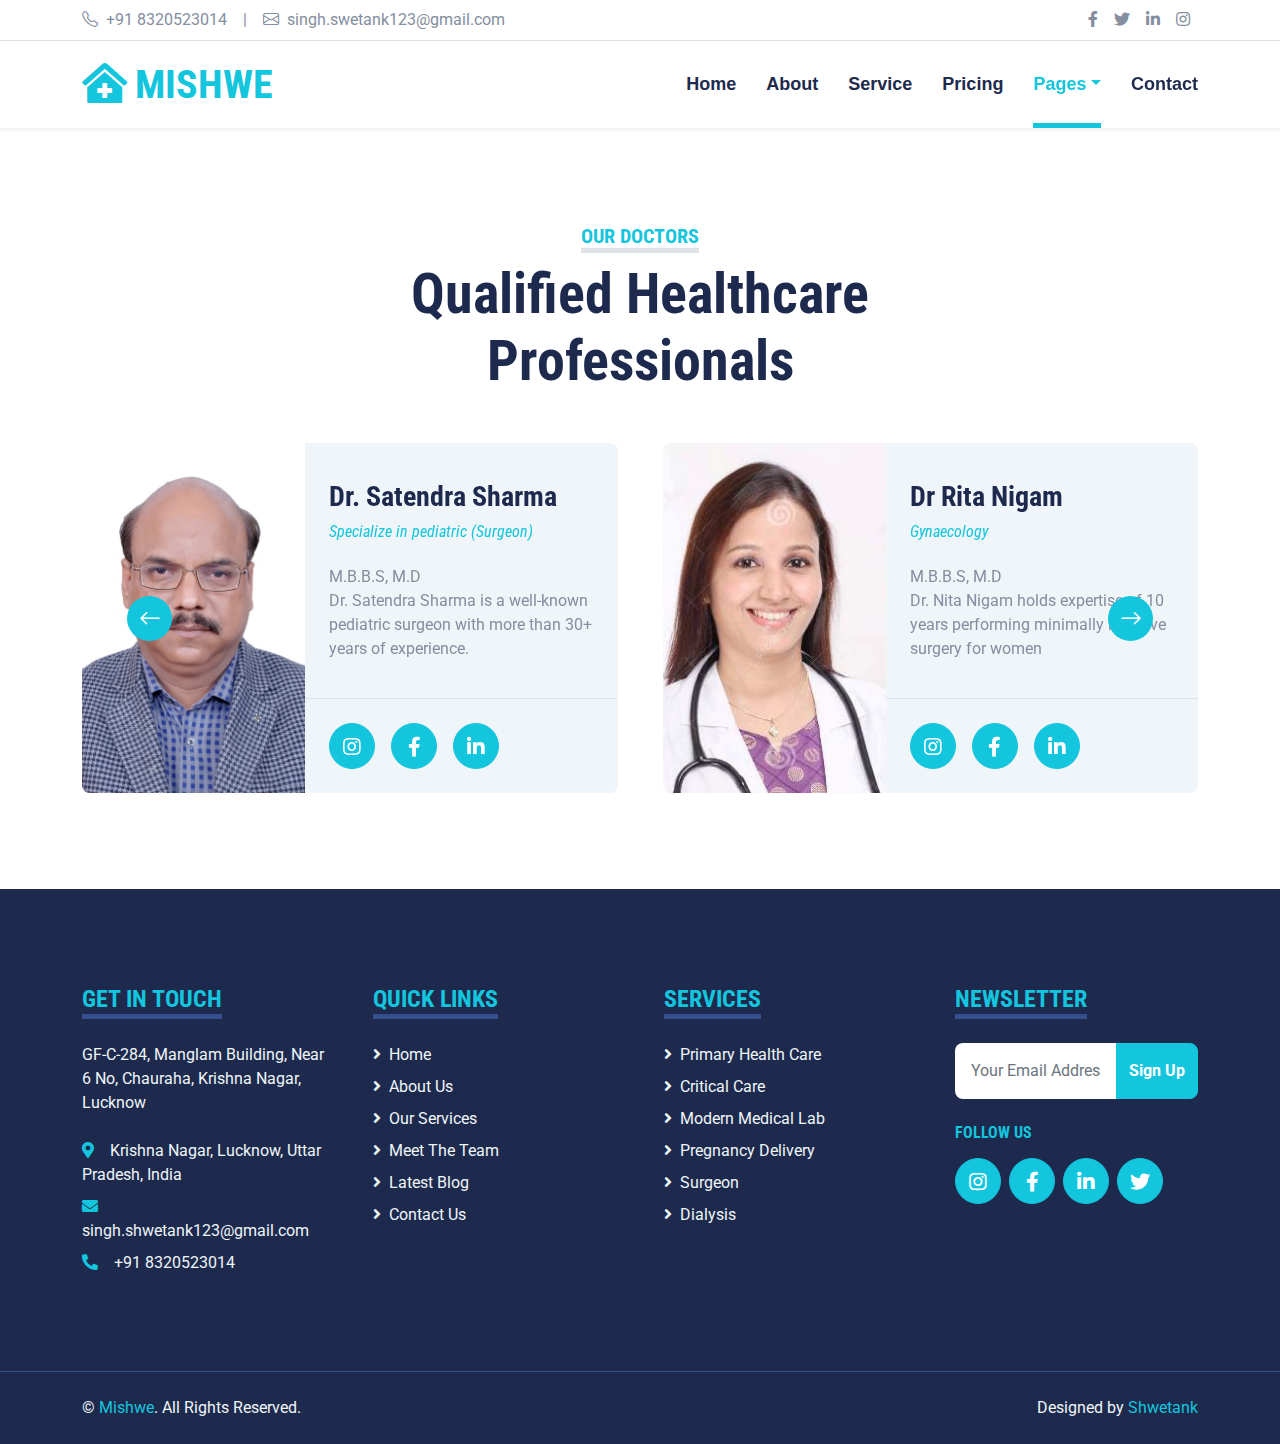
<file: team.html>
<!DOCTYPE html>
<html lang="en">

<head>
    <meta charset="utf-8">
    <title>Mishwe Hospital</title>
    <meta content="width=device-width, initial-scale=1.0" name="viewport">
    <meta content="Free HTML Templates" name="keywords">
    <meta content="Free HTML Templates" name="description">

    <!-- Favicon -->
    <link href="img/favicon.ico" rel="icon">

    <!-- Google Web Fonts -->
    <link rel="preconnect" href="https://fonts.gstatic.com">
    <link href="https://fonts.googleapis.com/css2?family=Roboto+Condensed:wght@400;700&family=Roboto:wght@400;700&display=swap" rel="stylesheet">  

    <!-- Icon Font Stylesheet -->
    <link href="https://cdnjs.cloudflare.com/ajax/libs/font-awesome/5.15.0/css/all.min.css" rel="stylesheet">
    <link href="https://cdn.jsdelivr.net/npm/bootstrap-icons@1.4.1/font/bootstrap-icons.css" rel="stylesheet">

    <!-- Libraries Stylesheet -->
    <link href="lib/owlcarousel/assets/owl.carousel.min.css" rel="stylesheet">
    <link href="lib/tempusdominus/css/tempusdominus-bootstrap-4.min.css" rel="stylesheet" />

    <!-- Customized Bootstrap Stylesheet -->
    <link href="css/bootstrap.min.css" rel="stylesheet">

    <!-- Template Stylesheet -->
    <link href="css/style.css" rel="stylesheet">
</head>

<body>
    <!-- Topbar Start -->
    <div class="container-fluid py-2 border-bottom d-none d-lg-block">
        <div class="container">
            <div class="row">
                <div class="col-md-6 text-center text-lg-start mb-2 mb-lg-0">
                    <div class="d-inline-flex align-items-center">
                        <a class="text-decoration-none text-body pe-3" href=""><i class="bi bi-telephone me-2"></i>+91 8320523014</a>
                        <span class="text-body">|</span>
                        <a class="text-decoration-none text-body px-3" href=""><i class="bi bi-envelope me-2"></i>singh.swetank123@gmail.com</a>
                    </div>
                </div>
                <div class="col-md-6 text-center text-lg-end">
                    <div class="d-inline-flex align-items-center">
                        <a class="text-body px-2" href="https://www.facebook.com/">
                            <i class="fab fa-facebook-f"></i>
                        </a>
                        <a class="text-body px-2" href="https://www.twitter.com/">
                            <i class="fab fa-twitter"></i>
                        </a>
                        <a class="text-body px-2" href="https://www.linkedin.com/in/shwetank-singh-a9754623b">
                            <i class="fab fa-linkedin-in"></i>
                        </a>
                        <a class="text-body px-2" href="https://instagram.com/shwetank_08120?igshid=MzNlNGNkZWQ4Mg==">
                            <i class="fab fa-instagram"></i>
                        </a>
                    </div>
                </div>
            </div>
        </div>
    </div>
    <!-- Topbar End -->


    <!-- Navbar Start -->
    <div class="container-fluid sticky-top bg-white shadow-sm mb-5">
        <div class="container">
            <nav class="navbar navbar-expand-lg bg-white navbar-light py-3 py-lg-0">
                <a href="index.html" class="navbar-brand">
                    <h1 class="m-0 text-uppercase text-primary"><i class="fa fa-clinic-medical me-2"></i>Mishwe</h1>
                </a>
                <button class="navbar-toggler" type="button" data-bs-toggle="collapse" data-bs-target="#navbarCollapse">
                    <span class="navbar-toggler-icon"></span>
                </button>
                <div class="collapse navbar-collapse" id="navbarCollapse">
                    <div class="navbar-nav ms-auto py-0">
                        <a href="index.html" class="nav-item nav-link">Home</a>
                        <a href="about.html" class="nav-item nav-link">About</a>
                        <a href="service.html" class="nav-item nav-link">Service</a>
                        <a href="price.html" class="nav-item nav-link">Pricing</a>
                        <div class="nav-item dropdown">
                            <a href="#" class="nav-link dropdown-toggle active" data-bs-toggle="dropdown">Pages</a>
                            <div class="dropdown-menu m-0">
                                <a href="blog.html" class="dropdown-item">Blog Grid</a>
                                <a href="detail.html" class="dropdown-item">Blog Detail</a>
                                <a href="team.html" class="dropdown-item">The Team</a>
                                <a href="testimonial.html" class="dropdown-item">Testimonial</a>
                                <a href="appointment.html" class="dropdown-item active">Appointment</a>
                                <a href="search.html" class="dropdown-item">Search</a>
                            </div>
                        </div>
                        <a href="contact.html" class="nav-item nav-link">Contact</a>
                    </div>
                </div>
            </nav>
        </div>
    </div>
    <!-- Navbar End -->


    <!-- Team Start -->
    <div class="container-fluid py-5">
        <div class="container">
            <div class="text-center mx-auto mb-5" style="max-width: 500px;">
                <h5 class="d-inline-block text-primary text-uppercase border-bottom border-5">Our Doctors</h5>
                <h1 class="display-4">Qualified Healthcare Professionals</h1>
            </div>
            <div class="owl-carousel team-carousel position-relative">
                <div class="team-item">
                    <div class="row g-0 bg-light rounded overflow-hidden">
                        <div class="col-12 col-sm-5 h-100">
                            <img class="img-fluid h-100" src="img/team-1.jpg" style="object-fit: cover;">
                        </div>
                        <div class="col-12 col-sm-7 h-100 d-flex flex-column">
                            <div class="mt-auto p-4">
                                <h3>Dr. Satendra Sharma</h3>
                                <h6 class="fw-normal fst-italic text-primary mb-4">Specialize in pediatric (Surgeon)</h6>
                                <p class="m-0">M.B.B.S, M.D <br>Dr. Satendra Sharma is a well-known pediatric surgeon with more than 30+ years of experience.</p>
                            </div>
                            <div class="d-flex mt-auto border-top p-4">
                                <a class="btn btn-lg btn-primary btn-lg-square rounded-circle me-3" href="https://instagram.com/shwetank_08120?igshid=MzNlNGNkZWQ4Mg=="><i class="fab fa-instagram"></i></a>
                                <a class="btn btn-lg btn-primary btn-lg-square rounded-circle me-3" href="https://www.facebook.com/"><i class="fab fa-facebook-f"></i></a>
                                <a class="btn btn-lg btn-primary btn-lg-square rounded-circle" href="https://www.linkedin.com/in/shwetank-singh-a9754623b"><i class="fab fa-linkedin-in"></i></a>
                            </div>
                        </div>
                    </div>
                </div>
                <div class="team-item">
                    <div class="row g-0 bg-light rounded overflow-hidden">
                        <div class="col-12 col-sm-5 h-100">
                            <img class="img-fluid h-100" src="img/team-2.jpg" style="object-fit: cover;">
                        </div>
                        <div class="col-12 col-sm-7 h-100 d-flex flex-column">
                            <div class="mt-auto p-4">
                                <h3>Dr Rita Nigam</h3>
                                <h6 class="fw-normal fst-italic text-primary mb-4">Gynaecology</h6>
                                <p class="m-0">M.B.B.S, M.D <br> Dr. Nita Nigam holds expertise of 10 years performing minimally invasive surgery for women </p>
                            </div>
                            <div class="d-flex mt-auto border-top p-4">
                                <a class="btn btn-lg btn-primary btn-lg-square rounded-circle me-3" href="https://instagram.com/shwetank_08120?igshid=MzNlNGNkZWQ4Mg=="><i class="fab fa-instagram"></i></a>
                                <a class="btn btn-lg btn-primary btn-lg-square rounded-circle me-3" href="https://www.facebook.com/"><i class="fab fa-facebook-f"></i></a>
                                <a class="btn btn-lg btn-primary btn-lg-square rounded-circle" href="https://www.linkedin.com/in/shwetank-singh-a9754623b"><i class="fab fa-linkedin-in"></i></a>
                            </div>
                        </div>
                    </div>
                </div>
                <div class="team-item">
                    <div class="row g-0 bg-light rounded overflow-hidden">
                        <div class="col-12 col-sm-5 h-100">
                            <img class="img-fluid h-100" src="img/team-3.jpg" style="object-fit: cover;">
                        </div>
                        <div class="col-12 col-sm-7 h-100 d-flex flex-column">
                            <div class="mt-auto p-4">
                                <h3>Dr. Rohan Arora</h3>
                                <h6 class="fw-normal fst-italic text-primary mb-4">Neurology</h6>
                                <p class="m-0">M.B.B.S, M.D <br>Dr. Rohan Arora is a well-known Neurologist who has been in practise for more than 11 years</p>
                            </div>
                            <div class="d-flex mt-auto border-top p-4">
                                <a class="btn btn-lg btn-primary btn-lg-square rounded-circle me-3" href="https://instagram.com/shwetank_08120?igshid=MzNlNGNkZWQ4Mg=="><i class="fab fa-instagram"></i></a>
                                <a class="btn btn-lg btn-primary btn-lg-square rounded-circle me-3" href="https://www.facebook.com/"><i class="fab fa-facebook-f"></i></a>
                                <a class="btn btn-lg btn-primary btn-lg-square rounded-circle" href="https://www.linkedin.com/in/shwetank-singh-a9754623b"><i class="fab fa-linkedin-in"></i></a>
                            </div>
                        </div>
                    </div>
                </div>
            </div>
        </div>
    </div>
    <!-- Team End -->


    <!-- Footer Start -->
    <div class="container-fluid bg-dark text-light mt-5 py-5">
        <div class="container py-5">
            <div class="row g-5">
                <div class="col-lg-3 col-md-6">
                    <h4 class="d-inline-block text-primary text-uppercase border-bottom border-5 border-secondary mb-4">Get In Touch</h4>
                    <p class="mb-4">GF-C-284, Manglam Building, Near 6 No, Chauraha, Krishna Nagar, Lucknow</p>
                    <p class="mb-2"><i class="fa fa-map-marker-alt text-primary me-3"></i>Krishna Nagar, Lucknow, Uttar Pradesh, India</p>
                    <p class="mb-2"><i class="fa fa-envelope text-primary me-3"></i>singh.shwetank123@gmail.com</p>
                    <p class="mb-0"><i class="fa fa-phone-alt text-primary me-3"></i>+91 8320523014</p>
                </div>
                <div class="col-lg-3 col-md-6">
                    <h4 class="d-inline-block text-primary text-uppercase border-bottom border-5 border-secondary mb-4">Quick Links</h4>
                    <div class="d-flex flex-column justify-content-start">
                        <a class="text-light mb-2" href="#"><i class="fa fa-angle-right me-2"></i>Home</a>
                        <a class="text-light mb-2" href="#"><i class="fa fa-angle-right me-2"></i>About Us</a>
                        <a class="text-light mb-2" href="#"><i class="fa fa-angle-right me-2"></i>Our Services</a>
                        <a class="text-light mb-2" href="#"><i class="fa fa-angle-right me-2"></i>Meet The Team</a>
                        <a class="text-light mb-2" href="#"><i class="fa fa-angle-right me-2"></i>Latest Blog</a>
                        <a class="text-light" href="#"><i class="fa fa-angle-right me-2"></i>Contact Us</a>
                    </div>
                </div>
                <div class="col-lg-3 col-md-6">
                    <h4 class="d-inline-block text-primary text-uppercase border-bottom border-5 border-secondary mb-4">Services</h4>
                    <div class="d-flex flex-column justify-content-start">
                        <a class="text-light mb-2" href="#"><i class="fa fa-angle-right me-2"></i>Primary Health Care</a>
                        <a class="text-light mb-2" href="#"><i class="fa fa-angle-right me-2"></i>Critical Care</a>
                        <a class="text-light mb-2" href="#"><i class="fa fa-angle-right me-2"></i>Modern Medical Lab</a>
                        <a class="text-light mb-2" href="#"><i class="fa fa-angle-right me-2"></i>Pregnancy Delivery</a>
                        <a class="text-light mb-2" href="#"><i class="fa fa-angle-right me-2"></i>Surgeon</a>
                        <a class="text-light" href="#"><i class="fa fa-angle-right me-2"></i>Dialysis</a>
                    </div>
                </div>
                <div class="col-lg-3 col-md-6">
                    <h4 class="d-inline-block text-primary text-uppercase border-bottom border-5 border-secondary mb-4">Newsletter</h4>
                    <form action="">
                        <div class="input-group">
                            <input type="text" class="form-control p-3 border-0" placeholder="Your Email Address">
                            <button class="btn btn-primary">Sign Up</button>
                        </div>
                    </form>
                    <h6 class="text-primary text-uppercase mt-4 mb-3">Follow Us</h6>
                    <div class="d-flex">
                        <a class="btn btn-lg btn-primary btn-lg-square rounded-circle me-2" href="https://instagram.com/shwetank_08120?igshid=MzNlNGNkZWQ4Mg=="><i class="fab fa-instagram"></i></a>
                        <a class="btn btn-lg btn-primary btn-lg-square rounded-circle me-2" href="https://www.facebook.com/"><i class="fab fa-facebook-f"></i></a>
                        <a class="btn btn-lg btn-primary btn-lg-square rounded-circle me-2" href="https://www.linkedin.com/in/shwetank-singh-a9754623b"><i class="fab fa-linkedin-in"></i></a>
                        <a class="btn btn-lg btn-primary btn-lg-square rounded-circle" href="https://www.twitter.com/"><i class="fab fa-twitter"></i></a>
                    </div>
                </div>
            </div>
        </div>
    </div>
    <div class="container-fluid bg-dark text-light border-top border-secondary py-4">
        <div class="container">
            <div class="row g-5">
                <div class="col-md-6 text-center text-md-start">
                    <p class="mb-md-0">&copy; <a class="text-primary" href="#">Mishwe</a>. All Rights Reserved.</p>
                </div>
                <div class="col-md-6 text-center text-md-end">
                    <p class="mb-0">Designed by <a class="text-primary" href="https://instagram.com/shwetank_08120?igshid=MzNlNGNkZWQ4Mg==">Shwetank</a></p>
                </div>
            </div>
        </div>
    </div>
    <!-- Footer End -->


    <!-- Back to Top -->
    <a href="#" class="btn btn-lg btn-primary btn-lg-square back-to-top"><i class="bi bi-arrow-up"></i></a>


    <!-- JavaScript Libraries -->
    <script src="https://code.jquery.com/jquery-3.4.1.min.js"></script>
    <script src="https://cdn.jsdelivr.net/npm/bootstrap@5.0.0/dist/js/bootstrap.bundle.min.js"></script>
    <script src="lib/easing/easing.min.js"></script>
    <script src="lib/waypoints/waypoints.min.js"></script>
    <script src="lib/owlcarousel/owl.carousel.min.js"></script>
    <script src="lib/tempusdominus/js/moment.min.js"></script>
    <script src="lib/tempusdominus/js/moment-timezone.min.js"></script>
    <script src="lib/tempusdominus/js/tempusdominus-bootstrap-4.min.js"></script>

    <!-- Template Javascript -->
    <script src="js/main.js"></script>
</body>

</html>
</file>
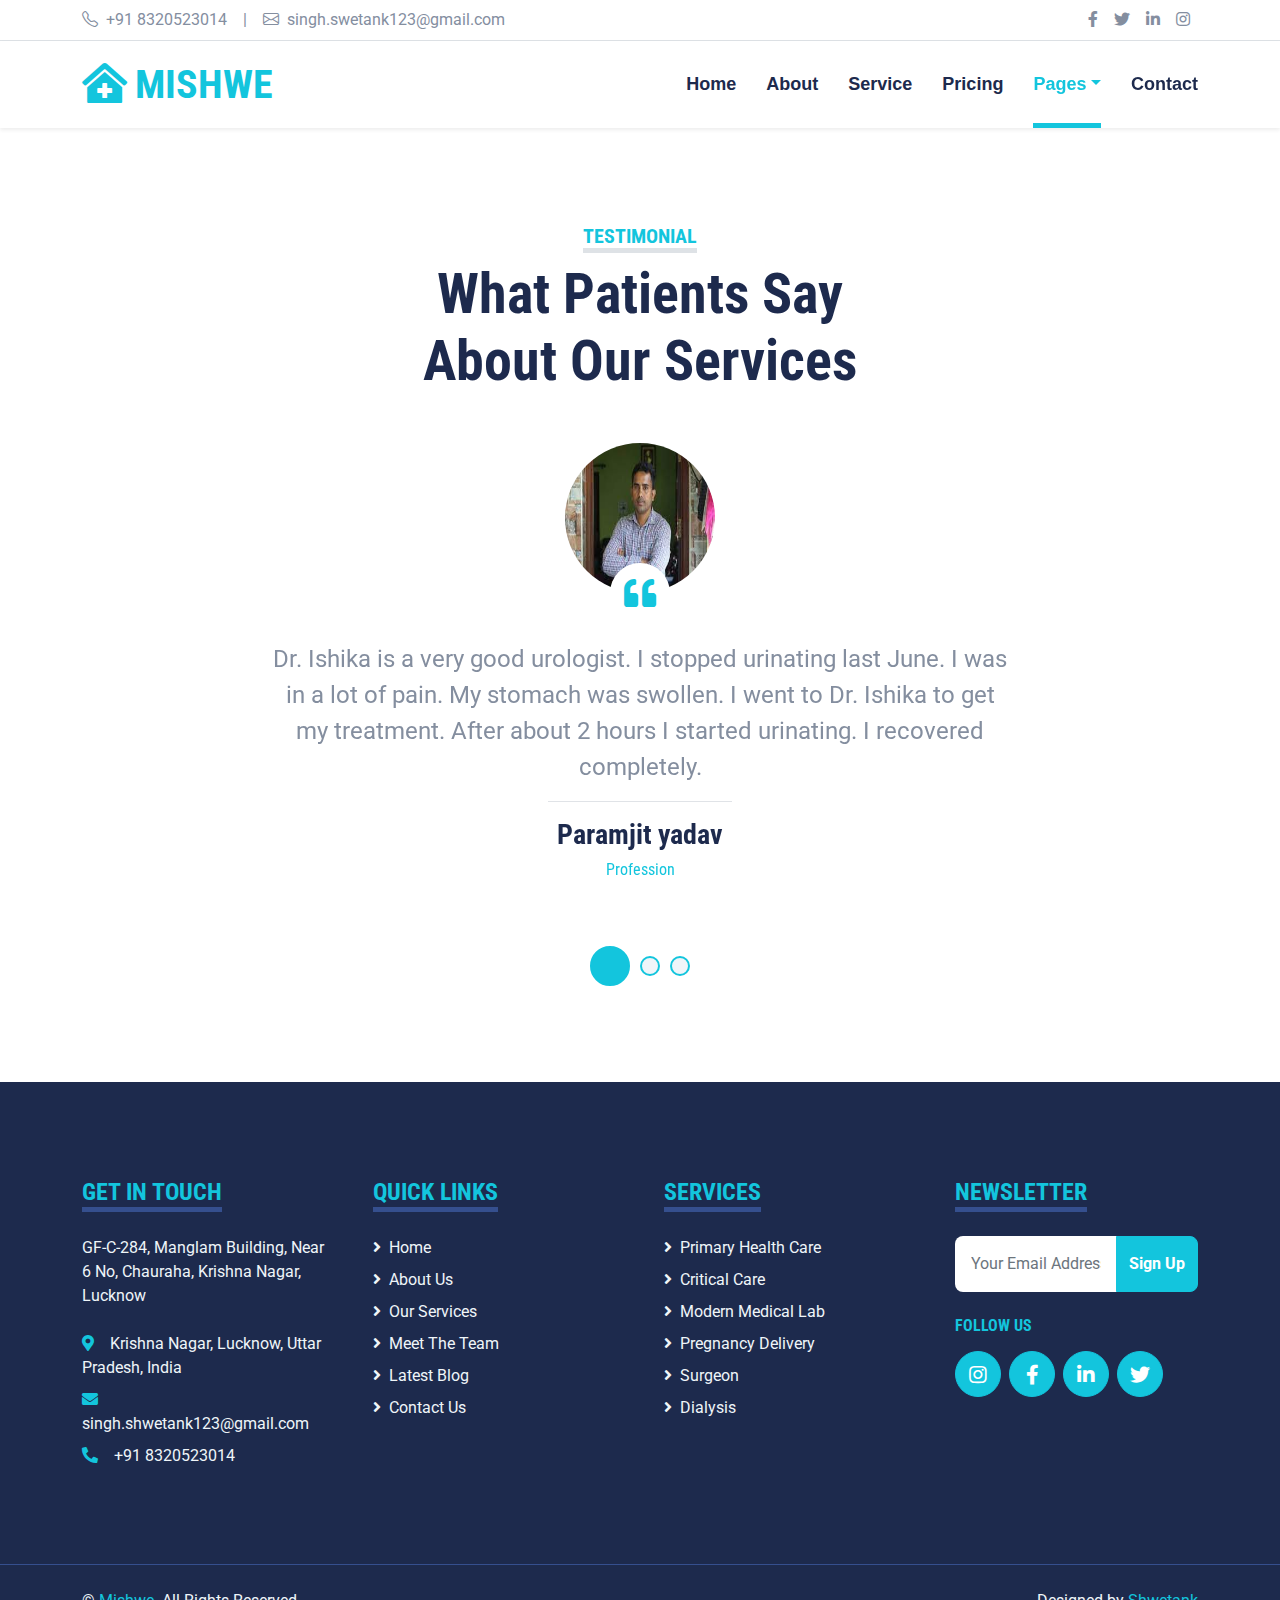
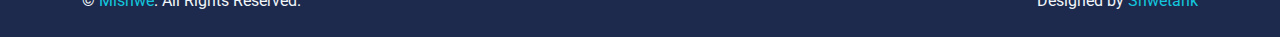
<file: testimonial.html>
<!DOCTYPE html>
<html lang="en">

<head>
    <meta charset="utf-8">
    <title>Mishwe Hospital</title>
    <meta content="width=device-width, initial-scale=1.0" name="viewport">
    <meta content="Free HTML Templates" name="keywords">
    <meta content="Free HTML Templates" name="description">

    <!-- Favicon -->
    <link href="img/favicon.ico" rel="icon">

    <!-- Google Web Fonts -->
    <link rel="preconnect" href="https://fonts.gstatic.com">
    <link href="https://fonts.googleapis.com/css2?family=Roboto+Condensed:wght@400;700&family=Roboto:wght@400;700&display=swap" rel="stylesheet">  

    <!-- Icon Font Stylesheet -->
    <link href="https://cdnjs.cloudflare.com/ajax/libs/font-awesome/5.15.0/css/all.min.css" rel="stylesheet">
    <link href="https://cdn.jsdelivr.net/npm/bootstrap-icons@1.4.1/font/bootstrap-icons.css" rel="stylesheet">

    <!-- Libraries Stylesheet -->
    <link href="lib/owlcarousel/assets/owl.carousel.min.css" rel="stylesheet">
    <link href="lib/tempusdominus/css/tempusdominus-bootstrap-4.min.css" rel="stylesheet" />

    <!-- Customized Bootstrap Stylesheet -->
    <link href="css/bootstrap.min.css" rel="stylesheet">

    <!-- Template Stylesheet -->
    <link href="css/style.css" rel="stylesheet">
</head>

<body>
    <!-- Topbar Start -->
    <div class="container-fluid py-2 border-bottom d-none d-lg-block">
        <div class="container">
            <div class="row">
                <div class="col-md-6 text-center text-lg-start mb-2 mb-lg-0">
                    <div class="d-inline-flex align-items-center">
                        <a class="text-decoration-none text-body pe-3" href=""><i class="bi bi-telephone me-2"></i>+91 8320523014</a>
                        <span class="text-body">|</span>
                        <a class="text-decoration-none text-body px-3" href=""><i class="bi bi-envelope me-2"></i>singh.swetank123@gmail.com</a>
                    </div>
                </div>
                <div class="col-md-6 text-center text-lg-end">
                    <div class="d-inline-flex align-items-center">
                        <a class="text-body px-2" href="https://www.facebook.com/">
                            <i class="fab fa-facebook-f"></i>
                        </a>
                        <a class="text-body px-2" href="https://www.twitter.com/">
                            <i class="fab fa-twitter"></i>
                        </a>
                        <a class="text-body px-2" href="https://www.linkedin.com/in/shwetank-singh-a9754623b">
                            <i class="fab fa-linkedin-in"></i>
                        </a>
                        <a class="text-body px-2" href="https://instagram.com/shwetank_08120?igshid=MzNlNGNkZWQ4Mg==">
                            <i class="fab fa-instagram"></i>
                        </a>
                    </div>
                </div>
            </div>
        </div>
    </div>
    <!-- Topbar End -->


    <!-- Navbar Start -->
    <div class="container-fluid sticky-top bg-white shadow-sm mb-5">
        <div class="container">
            <nav class="navbar navbar-expand-lg bg-white navbar-light py-3 py-lg-0">
                <a href="index.html" class="navbar-brand">
                    <h1 class="m-0 text-uppercase text-primary"><i class="fa fa-clinic-medical me-2"></i>Mishwe</h1>
                </a>
                <button class="navbar-toggler" type="button" data-bs-toggle="collapse" data-bs-target="#navbarCollapse">
                    <span class="navbar-toggler-icon"></span>
                </button>
                <div class="collapse navbar-collapse" id="navbarCollapse">
                    <div class="navbar-nav ms-auto py-0">
                        <a href="index.html" class="nav-item nav-link">Home</a>
                        <a href="about.html" class="nav-item nav-link">About</a>
                        <a href="service.html" class="nav-item nav-link">Service</a>
                        <a href="price.html" class="nav-item nav-link">Pricing</a>
                        <div class="nav-item dropdown">
                            <a href="#" class="nav-link dropdown-toggle active" data-bs-toggle="dropdown">Pages</a>
                            <div class="dropdown-menu m-0">
                                <a href="blog.html" class="dropdown-item">Blog Grid</a>
                                <a href="detail.html" class="dropdown-item">Blog Detail</a>
                                <a href="team.html" class="dropdown-item">The Team</a>
                                <a href="testimonial.html" class="dropdown-item">Testimonial</a>
                                <a href="appointment.html" class="dropdown-item active">Appointment</a>
                                <a href="search.html" class="dropdown-item">Search</a>
                            </div>
                        </div>
                        <a href="contact.html" class="nav-item nav-link">Contact</a>
                    </div>
                </div>
            </nav>
        </div>
    </div>
    <!-- Navbar End -->


    <!-- Testimonial Start -->
    <div class="container-fluid py-5">
        <div class="container">
            <div class="text-center mx-auto mb-5" style="max-width: 500px;">
                <h5 class="d-inline-block text-primary text-uppercase border-bottom border-5">Testimonial</h5>
                <h1 class="display-4">What Patients Say About Our Services</h1>
            </div>
            <div class="row justify-content-center">
                <div class="col-lg-8">
                    <div class="owl-carousel testimonial-carousel">
                        <div class="testimonial-item text-center">
                            <div class="position-relative mb-5">
                                <img class="img-fluid rounded-circle mx-auto" src="img/testimonial-1.jpg" alt="">
                                <div class="position-absolute top-100 start-50 translate-middle d-flex align-items-center justify-content-center bg-white rounded-circle" style="width: 60px; height: 60px;">
                                    <i class="fa fa-quote-left fa-2x text-primary"></i>
                                </div>
                            </div>
                            <p class="fs-4 fw-normal">Dr. Ishika is a very good urologist. I stopped urinating last June. I was in a lot of pain. My stomach was swollen. I went to Dr. Ishika to get my treatment. After about 2 hours I started urinating. I recovered completely.</p>
                            <hr class="w-25 mx-auto">
                            <h3>Paramjit yadav</h3>
                            <h6 class="fw-normal text-primary mb-3">Profession</h6>
                        </div>
                        <div class="testimonial-item text-center">
                            <div class="position-relative mb-5">
                                <img class="img-fluid rounded-circle mx-auto" src="img/testimonial-2.jpg" alt="">
                                <div class="position-absolute top-100 start-50 translate-middle d-flex align-items-center justify-content-center bg-white rounded-circle" style="width: 60px; height: 60px;">
                                    <i class="fa fa-quote-left fa-2x text-primary"></i>
                                </div>
                            </div>
                            <p class="fs-4 fw-normal">I had a minimally invasive thyroid surgery (Endoscopic Total Thyroidectomy) with no pain and with minimum discomfort. I was up and about hours after my operation. I would happily recommend Dr. Khushi at every opportunity I get.</p>
                            <hr class="w-25 mx-auto">
                            <h3>Mrs. Shanti Prakash Barthwal</h3>
                            <h6 class="fw-normal text-primary mb-3">Teacher</h6>
                        </div>
                        <div class="testimonial-item text-center">
                            <div class="position-relative mb-5">
                                <img class="img-fluid rounded-circle mx-auto" src="img/testimonial-3.jpg" alt="">
                                <div class="position-absolute top-100 start-50 translate-middle d-flex align-items-center justify-content-center bg-white rounded-circle" style="width: 60px; height: 60px;">
                                    <i class="fa fa-quote-left fa-2x text-primary"></i>
                                </div>
                            </div>
                            <p class="fs-4 fw-normal">On a trip during spring break, I had a throbbing migraine. I looked online for a neurologist and found Dr. Shweta. I had a discussion with her about migraines and headaches. She made a couple of recommendations and I am very pleased with the treatment and i feel better.</p>
                            <hr class="w-25 mx-auto">
                            <h3>Ms. Geeta solanki</h3>
                            <h6 class="fw-normal text-primary mb-3">Beautician</h6>
                        </div>
                    </div>
                </div>
            </div>
        </div>
    </div>
    <!-- Testimonial End -->


    <!-- Footer Start -->
    <div class="container-fluid bg-dark text-light mt-5 py-5">
        <div class="container py-5">
            <div class="row g-5">
                <div class="col-lg-3 col-md-6">
                    <h4 class="d-inline-block text-primary text-uppercase border-bottom border-5 border-secondary mb-4">Get In Touch</h4>
                    <p class="mb-4">GF-C-284, Manglam Building, Near 6 No, Chauraha, Krishna Nagar, Lucknow</p>
                    <p class="mb-2"><i class="fa fa-map-marker-alt text-primary me-3"></i>Krishna Nagar, Lucknow, Uttar Pradesh, India</p>
                    <p class="mb-2"><i class="fa fa-envelope text-primary me-3"></i>singh.shwetank123@gmail.com</p>
                    <p class="mb-0"><i class="fa fa-phone-alt text-primary me-3"></i>+91 8320523014</p>
                </div>
                <div class="col-lg-3 col-md-6">
                    <h4 class="d-inline-block text-primary text-uppercase border-bottom border-5 border-secondary mb-4">Quick Links</h4>
                    <div class="d-flex flex-column justify-content-start">
                        <a class="text-light mb-2" href="#"><i class="fa fa-angle-right me-2"></i>Home</a>
                        <a class="text-light mb-2" href="#"><i class="fa fa-angle-right me-2"></i>About Us</a>
                        <a class="text-light mb-2" href="#"><i class="fa fa-angle-right me-2"></i>Our Services</a>
                        <a class="text-light mb-2" href="#"><i class="fa fa-angle-right me-2"></i>Meet The Team</a>
                        <a class="text-light mb-2" href="#"><i class="fa fa-angle-right me-2"></i>Latest Blog</a>
                        <a class="text-light" href="#"><i class="fa fa-angle-right me-2"></i>Contact Us</a>
                    </div>
                </div>
                <div class="col-lg-3 col-md-6">
                    <h4 class="d-inline-block text-primary text-uppercase border-bottom border-5 border-secondary mb-4">Services</h4>
                    <div class="d-flex flex-column justify-content-start">
                        <a class="text-light mb-2" href="#"><i class="fa fa-angle-right me-2"></i>Primary Health Care</a>
                        <a class="text-light mb-2" href="#"><i class="fa fa-angle-right me-2"></i>Critical Care</a>
                        <a class="text-light mb-2" href="#"><i class="fa fa-angle-right me-2"></i>Modern Medical Lab</a>
                        <a class="text-light mb-2" href="#"><i class="fa fa-angle-right me-2"></i>Pregnancy Delivery</a>
                        <a class="text-light mb-2" href="#"><i class="fa fa-angle-right me-2"></i>Surgeon</a>
                        <a class="text-light" href="#"><i class="fa fa-angle-right me-2"></i>Dialysis</a>
                    </div>
                </div>
                <div class="col-lg-3 col-md-6">
                    <h4 class="d-inline-block text-primary text-uppercase border-bottom border-5 border-secondary mb-4">Newsletter</h4>
                    <form action="">
                        <div class="input-group">
                            <input type="text" class="form-control p-3 border-0" placeholder="Your Email Address">
                            <button class="btn btn-primary">Sign Up</button>
                        </div>
                    </form>
                    <h6 class="text-primary text-uppercase mt-4 mb-3">Follow Us</h6>
                    <div class="d-flex">
                        <a class="btn btn-lg btn-primary btn-lg-square rounded-circle me-2" href="https://instagram.com/shwetank_08120?igshid=MzNlNGNkZWQ4Mg=="><i class="fab fa-instagram"></i></a>
                        <a class="btn btn-lg btn-primary btn-lg-square rounded-circle me-2" href="https://www.facebook.com/"><i class="fab fa-facebook-f"></i></a>
                        <a class="btn btn-lg btn-primary btn-lg-square rounded-circle me-2" href="https://www.linkedin.com/in/shwetank-singh-a9754623b"><i class="fab fa-linkedin-in"></i></a>
                        <a class="btn btn-lg btn-primary btn-lg-square rounded-circle" href="https://www.twitter.com/"><i class="fab fa-twitter"></i></a>
                    </div>
                </div>
            </div>
        </div>
    </div>
    <div class="container-fluid bg-dark text-light border-top border-secondary py-4">
        <div class="container">
            <div class="row g-5">
                <div class="col-md-6 text-center text-md-start">
                    <p class="mb-md-0">&copy; <a class="text-primary" href="#">Mishwe</a>. All Rights Reserved.</p>
                </div>
                <div class="col-md-6 text-center text-md-end">
                    <p class="mb-0">Designed by <a class="text-primary" href="https://instagram.com/shwetank_08120?igshid=MzNlNGNkZWQ4Mg==">Shwetank</a></p>
                </div>
            </div>
        </div>
    </div>
    <!-- Footer End -->


    <!-- Back to Top -->
    <a href="#" class="btn btn-lg btn-primary btn-lg-square back-to-top"><i class="bi bi-arrow-up"></i></a>


    <!-- JavaScript Libraries -->
    <script src="https://code.jquery.com/jquery-3.4.1.min.js"></script>
    <script src="https://cdn.jsdelivr.net/npm/bootstrap@5.0.0/dist/js/bootstrap.bundle.min.js"></script>
    <script src="lib/easing/easing.min.js"></script>
    <script src="lib/waypoints/waypoints.min.js"></script>
    <script src="lib/owlcarousel/owl.carousel.min.js"></script>
    <script src="lib/tempusdominus/js/moment.min.js"></script>
    <script src="lib/tempusdominus/js/moment-timezone.min.js"></script>
    <script src="lib/tempusdominus/js/tempusdominus-bootstrap-4.min.js"></script>

    <!-- Template Javascript -->
    <script src="js/main.js"></script>
</body>

</html>
</file>
<file: css/style.css>
/********** Template CSS **********/
:root {
    --primary: #13C5DD;
    --secondary: #354F8E;
    --light: #EFF5F9;
    --dark: #1D2A4D;
}

.btn {
    font-weight: 700;
    transition: .5s;
}

.btn:hover {
    -webkit-box-shadow: 0 8px 6px -6px #555555;
    -moz-box-shadow: 0 8px 6px -6px #555555;
    box-shadow: 0 8px 6px -6px #555555;
}

.btn-primary {
    color: #FFFFFF;
}

.btn-square {
    width: 36px;
    height: 36px;
}

.btn-sm-square {
    width: 28px;
    height: 28px;
}

.btn-lg-square {
    width: 46px;
    height: 46px;
}

.btn-square,
.btn-sm-square,
.btn-lg-square {
    padding-left: 0;
    padding-right: 0;
    text-align: center;
}

.back-to-top {
    position: fixed;
    display: none;
    right: 30px;
    bottom: 0;
    border-radius: 50% 50% 0 0;
    z-index: 99;
}

.navbar-light .navbar-nav .nav-link {
    font-family: 'Jost', sans-serif;
    position: relative;
    margin-left: 30px;
    padding: 30px 0;
    font-size: 18px;
    font-weight: 700;
    color: var(--dark);
    outline: none;
    transition: .5s;
}

.navbar-light .navbar-nav .nav-link:hover,
.navbar-light .navbar-nav .nav-link.active {
    color: var(--primary);
}

@media (min-width: 992px) {
    .navbar-light .navbar-nav .nav-link::before {
        position: absolute;
        content: "";
        width: 0;
        height: 5px;
        bottom: 0;
        left: 50%;
        background: var(--primary);
        transition: .5s;
    }

    .navbar-light .navbar-nav .nav-link:hover::before,
    .navbar-light .navbar-nav .nav-link.active::before {
        width: 100%;
        left: 0;
    }
}

@media (max-width: 991.98px) {
    .navbar-light .navbar-nav .nav-link  {
        margin-left: 0;
        padding: 10px 0;
    }
}

.hero-header {
    background: url(../img/hero1.jpg) top right no-repeat;
    background-size: cover;
}

.service-item {
    position: relative;
    height: 350px;
    padding: 0 30px;
    transition: .5s;
}

.service-item .service-icon {
    width: 150px;
    height: 100px;
    display: flex;
    align-items: center;
    justify-content: center;
    background: var(--primary);
    border-radius: 50%;
    transform: rotate(-14deg);
}

.service-item .service-icon i {
    transform: rotate(15deg);
}

.service-item a.btn {
    position: absolute;
    width: 60px;
    bottom: -48px;
    left: 50%;
    margin-left: -30px;
    opacity: 0;
}

.service-item:hover a.btn {
    bottom: -24px;
    opacity: 1;
}

.price-carousel::after {
    position: absolute;
    content: "";
    width: 100%;
    height: 50%;
    bottom: 0;
    left: 0;
    background: var(--primary);
    border-radius: 8px 8px 50% 50%;
    z-index: -1;
}

.price-carousel .owl-nav {
    margin-top: 35px;
    width: 100%;
    text-align: center;
    display: flex;
    justify-content: center;
}

.price-carousel .owl-nav .owl-prev,
.price-carousel .owl-nav .owl-next{
    position: relative;
    margin: 0 5px;
    width: 45px;
    height: 45px;
    display: flex;
    align-items: center;
    justify-content: center;
    color: var(--primary);
    background: #FFFFFF;
    font-size: 22px;
    border-radius: 45px;
    transition: .5s;
}

.price-carousel .owl-nav .owl-prev:hover,
.price-carousel .owl-nav .owl-next:hover {
    color: var(--dark);
}

@media (min-width: 576px) {
    .team-item .row {
        height: 350px;
    }
}

.team-carousel .owl-nav {
    position: absolute;
    padding: 0 45px;
    width: 100%;
    height: 45px;
    top: calc(50% - 22.5px);
    left: 0;
    display: flex;
    justify-content: space-between;
}

.team-carousel .owl-nav .owl-prev,
.team-carousel .owl-nav .owl-next {
    position: relative;
    width: 45px;
    height: 45px;
    display: flex;
    align-items: center;
    justify-content: center;
    color: #FFFFFF;
    background: var(--primary);
    border-radius: 45px;
    font-size: 22px;
    transition: .5s;
}

.team-carousel .owl-nav .owl-prev:hover,
.team-carousel .owl-nav .owl-next:hover {
    background: var(--dark);
}

.testimonial-carousel .owl-dots {
    margin-top: 15px;
    display: flex;
    align-items: center;
    justify-content: center;
}

.testimonial-carousel .owl-dot {
    position: relative;
    display: inline-block;
    margin: 0 5px;
    width: 20px;
    height: 20px;
    background: var(--light);
    border: 2px solid var(--primary);
    border-radius: 20px;
    transition: .5s;
}

.testimonial-carousel .owl-dot.active {
    width: 40px;
    height: 40px;
    background: var(--primary);
}

.testimonial-carousel .owl-item img {
    width: 150px;
    height: 150px;
}
</file>
